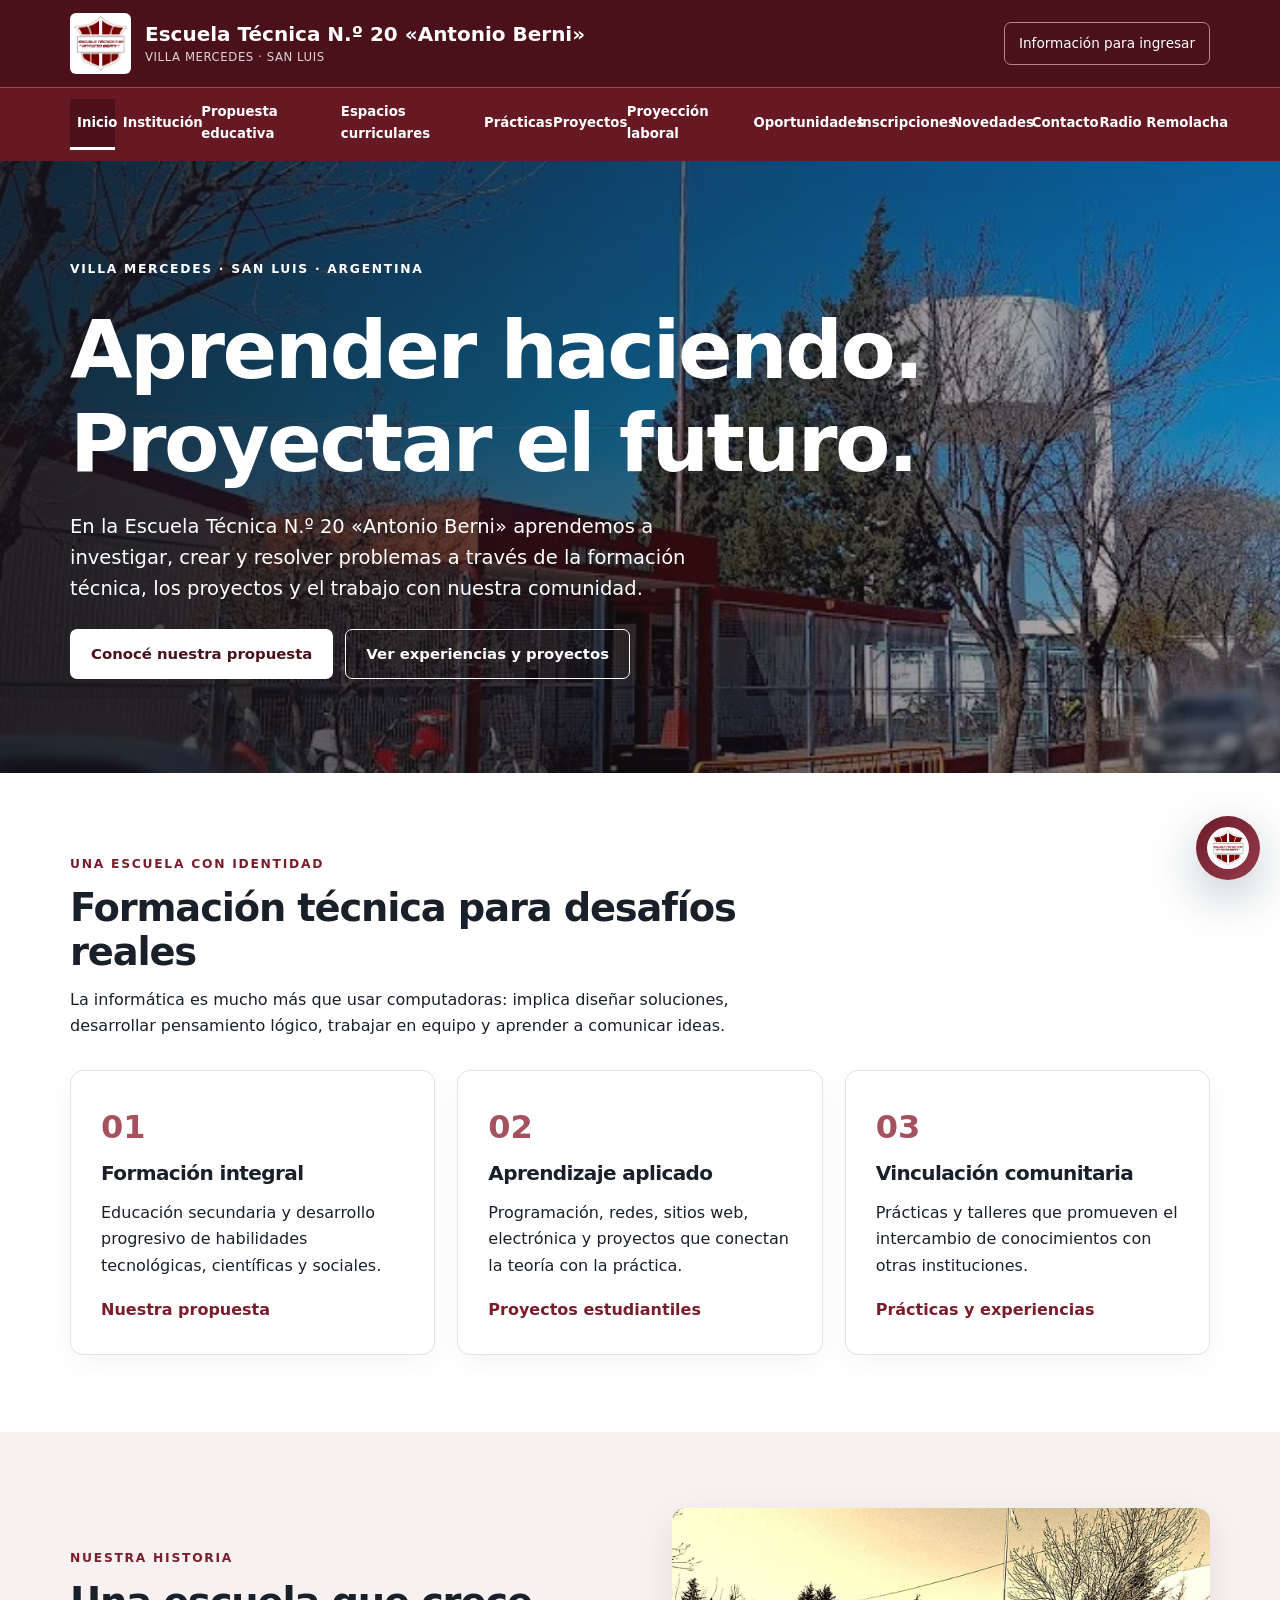
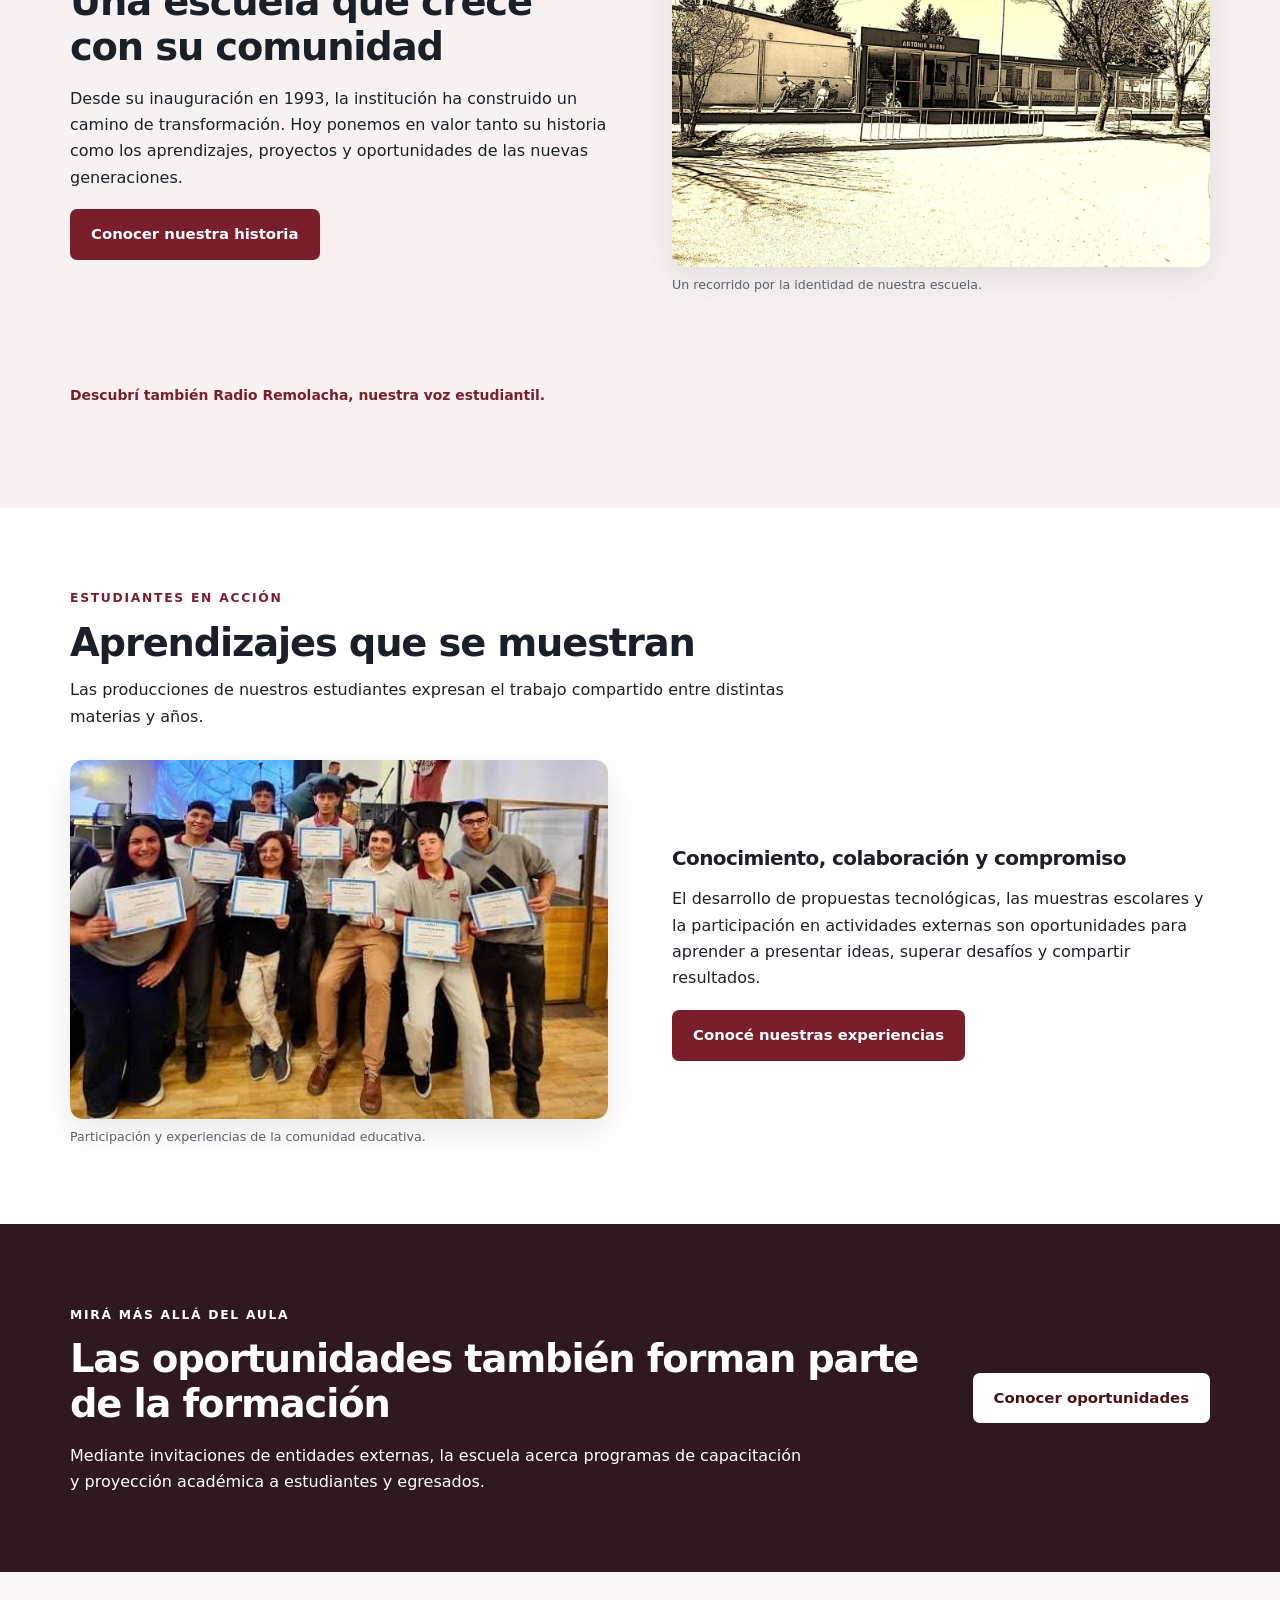
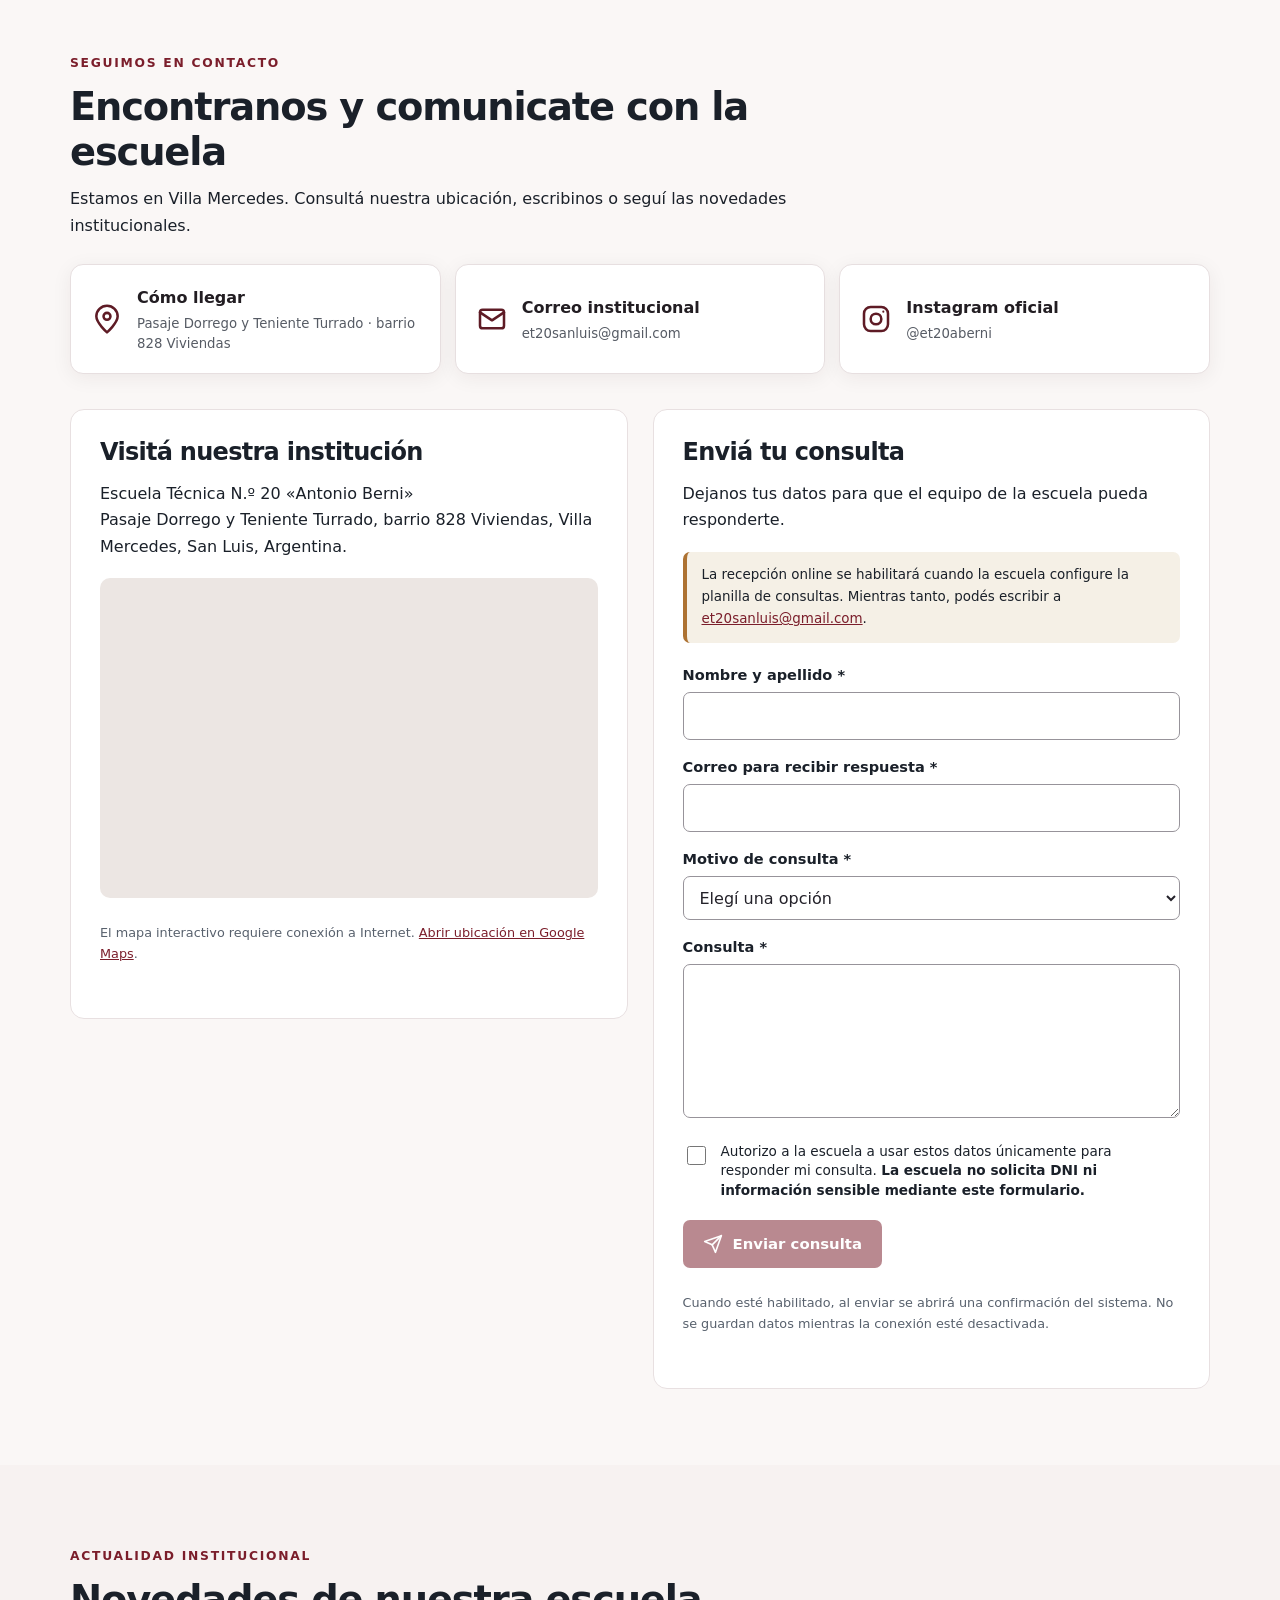
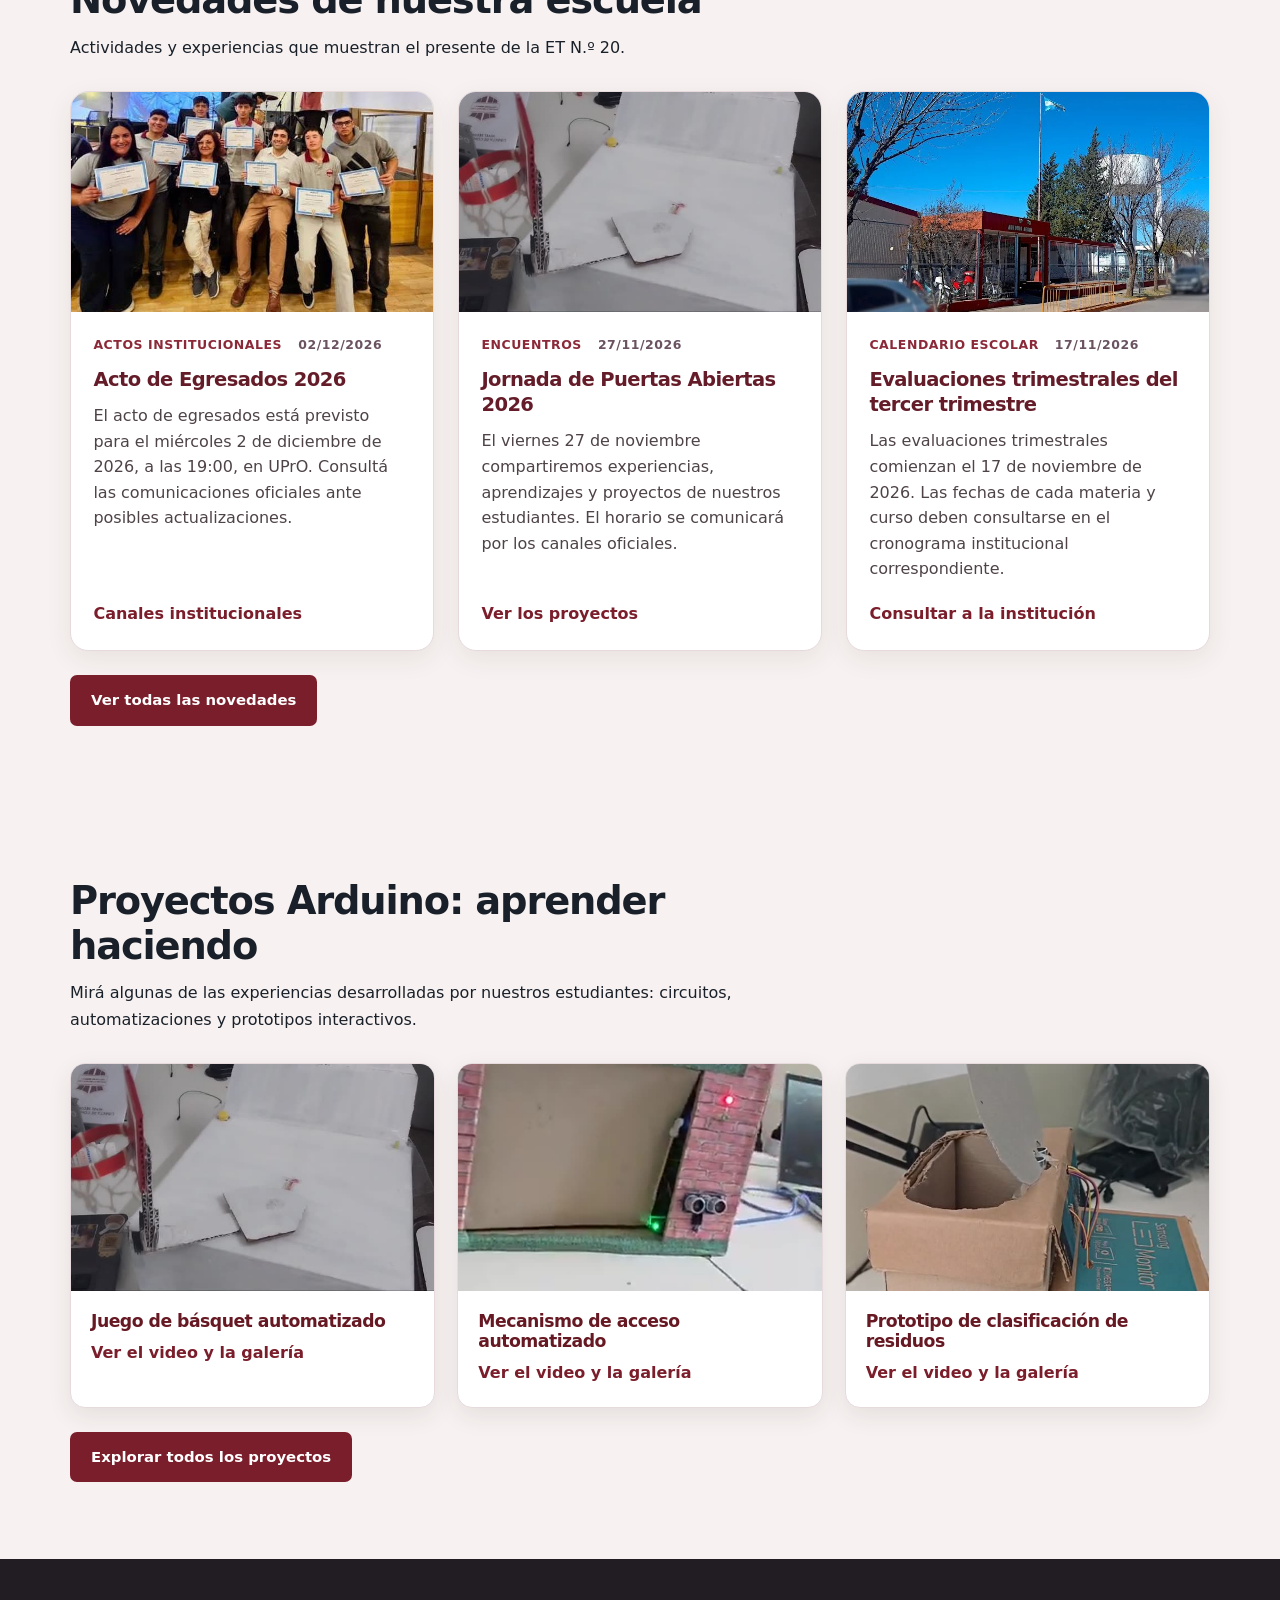
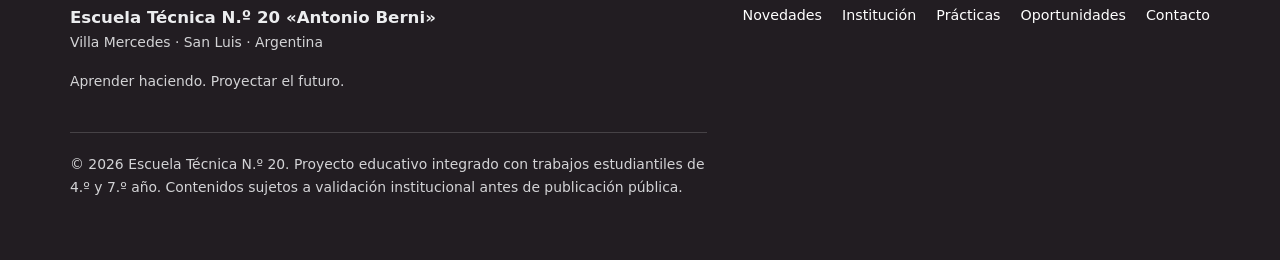
<file: index.html>
<!DOCTYPE html>

<html lang="es-AR"><head><meta charset="utf-8"/><meta content="width=device-width, initial-scale=1" name="viewport"/><meta content="Inicio — Escuela Técnica N.º 20 Antonio Berni de Villa Mercedes, San Luis." name="description"/><title>Inicio | Escuela Técnica N.º 20 «Antonio Berni»</title><link href="img/escudo-et20.png" rel="icon"/><link href="css/base.css" rel="stylesheet"/><link href="css/componentes.css" rel="stylesheet"/><link href="css/sitio.css" rel="stylesheet"/><script defer="" src="js/sitio.js"></script><link href="css/contacto.css" rel="stylesheet"/><script defer="True" src="js/contacto-config.js"></script><script defer="True" src="js/contacto.js"></script><link href="css/bernibot.css" rel="stylesheet"/><script defer="True" src="js/bernibot-data.js"></script><script defer="True" src="js/bernibot.js"></script><script defer="" src="js/novedades-config.js"></script><script defer="" src="js/novedades-local.js"></script><script defer="" src="js/novedades.js"></script></head><body><a class="saltar-contenido" href="#contenido">Saltar al contenido</a><header class="encabezado"><div class="contenedor encabezado-superior"><a aria-label="Volver a Inicio" href="index.html"><img alt="Escudo de la Escuela Técnica N.º 20 Antonio Berni" class="logo" src="img/escudo-et20.png"/></a><div class="marca">Escuela Técnica N.º 20 «Antonio Berni»<small>Villa Mercedes · San Luis</small></div><a class="top-action" href="inscripciones.html">Información para ingresar</a></div><nav aria-label="Menú principal" class="navegacion"><div class="contenedor navegacion-barra"><button aria-controls="menu-principal" aria-expanded="false" class="menu-boton" data-menu-toggle="" type="button">☰ Menú</button><ul class="menu-lista" data-nav-links="" id="menu-principal"><li><a aria-current="page" class="activo" href="index.html">Inicio</a></li><li><a href="institucion.html">Institución</a></li><li><a href="nivel-educativo.html">Propuesta educativa</a></li><li><a href="materias.html">Espacios curriculares</a></li><li><a href="practicas.html">Prácticas</a></li><li><a href="proyectos.html">Proyectos</a></li><li><a href="salidas-laborales.html">Proyección laboral</a></li><li><a href="becas.html">Oportunidades</a></li><li><a href="inscripciones.html">Inscripciones</a></li><li><a href="novedades.html">Novedades</a></li><li><a href="contacto.html">Contacto</a></li><li><a href="radio.html">Radio Remolacha</a></li></ul></div></nav></header><main id="contenido">
<section aria-labelledby="titulo-portada" class="hero"><div class="hero-overlay"><div class="contenedor hero-texto"><span class="eyebrow">Villa Mercedes · San Luis · Argentina</span><h1 id="titulo-portada">Aprender haciendo.<br/>Proyectar el futuro.</h1><p>En la Escuela Técnica N.º 20 «Antonio Berni» aprendemos a investigar, crear y resolver problemas a través de la formación técnica, los proyectos y el trabajo con nuestra comunidad.</p><div class="acciones"><a class="btn btn-light" href="nivel-educativo.html">Conocé nuestra propuesta</a><a class="btn btn-outline-white" href="proyectos.html">Ver experiencias y proyectos</a></div></div></div></section>
<section class="section"><div class="contenedor"><div class="intro-section"><span class="eyebrow burgundy">UNA ESCUELA CON IDENTIDAD</span><h2>Formación técnica para desafíos reales</h2><p>La informática es mucho más que usar computadoras: implica diseñar soluciones, desarrollar pensamiento lógico, trabajar en equipo y aprender a comunicar ideas.</p></div><div class="cards cards-3"><article class="card"><span class="card-number">01</span><h3>Formación integral</h3><p>Educación secundaria y desarrollo progresivo de habilidades tecnológicas, científicas y sociales.</p><a class="text-link" href="nivel-educativo.html">Nuestra propuesta</a></article><article class="card"><span class="card-number">02</span><h3>Aprendizaje aplicado</h3><p>Programación, redes, sitios web, electrónica y proyectos que conectan la teoría con la práctica.</p><a class="text-link" href="proyectos.html">Proyectos estudiantiles</a></article><article class="card"><span class="card-number">03</span><h3>Vinculación comunitaria</h3><p>Prácticas y talleres que promueven el intercambio de conocimientos con otras instituciones.</p><a class="text-link" href="practicas.html">Prácticas y experiencias</a></article></div></div></section>
<section class="section section-tint"><div class="contenedor split"><div><span class="eyebrow burgundy">NUESTRA HISTORIA</span><h2>Una escuela que crece con su comunidad</h2><p>Desde su inauguración en 1993, la institución ha construido un camino de transformación. Hoy ponemos en valor tanto su historia como los aprendizajes, proyectos y oportunidades de las nuevas generaciones.</p><a class="btn btn-primary" href="institucion.html">Conocer nuestra historia</a></div><figure><img alt="Vista histórica del frente de la Escuela Técnica N.º 20 Antonio Berni" loading="lazy" src="img/fachada-historica.jpg"/><figcaption>Un recorrido por la identidad de nuestra escuela.</figcaption></figure><p class="small-note"><a class="text-link" href="radio.html">Descubrí también Radio Remolacha, nuestra voz estudiantil.</a></p></div></section>
<section class="section"><div class="contenedor"><div class="intro-section"><span class="eyebrow burgundy">ESTUDIANTES EN ACCIÓN</span><h2>Aprendizajes que se muestran</h2><p>Las producciones de nuestros estudiantes expresan el trabajo compartido entre distintas materias y años.</p></div><div class="split image-first"><figure><button aria-label="Ampliar fotografía de reconocimiento" class="image-button" data-caption="Participantes de una actividad con reconocimientos" data-lightbox="img/comunidad-reconocimientos.jpg"><img alt="Grupo de estudiantes y personas adultas con certificados en una actividad educativa" loading="lazy" src="img/comunidad-reconocimientos.jpg"/></button><figcaption>Participación y experiencias de la comunidad educativa.</figcaption></figure><div><h3>Conocimiento, colaboración y compromiso</h3><p>El desarrollo de propuestas tecnológicas, las muestras escolares y la participación en actividades externas son oportunidades para aprender a presentar ideas, superar desafíos y compartir resultados.</p><a class="btn btn-primary" href="practicas.html">Conocé nuestras experiencias</a></div></div></div></section>
<section class="section section-dark"><div class="contenedor cta"><div><span class="eyebrow">MIRÁ MÁS ALLÁ DEL AULA</span><h2>Las oportunidades también forman parte de la formación</h2><p>Mediante invitaciones de entidades externas, la escuela acerca programas de capacitación y proyección académica a estudiantes y egresados.</p></div><a class="btn btn-light" href="becas.html">Conocer oportunidades</a></div></section>
<section class="section contact-section" id="comunicacion"><div class="contenedor">
<div class="intro-section"><span class="eyebrow burgundy">SEGUIMOS EN CONTACTO</span><h2>Encontranos y comunicate con la escuela</h2><p>Estamos en Villa Mercedes. Consultá nuestra ubicación, escribinos o seguí las novedades institucionales.</p></div>
<div class="contact-quick-grid">
<a class="contact-quick" href="https://www.google.com/maps/search/?api=1&amp;query=Escuela%20T%C3%A9cnica%20N%C2%B020%20Antonio%20Berni%20Pasaje%20Dorrego%20Teniente%20Turrado%20Villa%20Mercedes%20San%20Luis%20Argentina" rel="noopener noreferrer" target="_blank"><img alt="" aria-hidden="true" src="img/iconos/location.svg"/><span><strong>Cómo llegar</strong><small>Pasaje Dorrego y Teniente Turrado · barrio 828 Viviendas</small></span></a>
<a class="contact-quick" href="mailto:et20sanluis@gmail.com"><img alt="" aria-hidden="true" src="img/iconos/mail.svg"/><span><strong>Correo institucional</strong><small>et20sanluis@gmail.com</small></span></a>
<a class="contact-quick" href="https://www.instagram.com/et20aberni/" rel="noopener noreferrer" target="_blank"><img alt="" aria-hidden="true" src="img/iconos/instagram.svg"/><span><strong>Instagram oficial</strong><small>@et20aberni</small></span></a>
</div>
<div class="contact-panels"><div class="contact-location"><h3>Visitá nuestra institución</h3><p>Escuela Técnica N.º 20 «Antonio Berni»<br/>Pasaje Dorrego y Teniente Turrado, barrio 828 Viviendas, Villa Mercedes, San Luis, Argentina.</p>
<div class="map-holder"><iframe loading="lazy" referrerpolicy="no-referrer-when-downgrade" src="https://www.google.com/maps?q=-33.6730139,-65.4766611&amp;z=16&amp;output=embed" title="Mapa de ubicación de la Escuela Técnica N.º 20 Antonio Berni"></iframe></div>
<p class="small-note">El mapa interactivo requiere conexión a Internet. <a href="https://www.google.com/maps/search/?api=1&amp;query=Escuela%20T%C3%A9cnica%20N%C2%B020%20Antonio%20Berni%20Pasaje%20Dorrego%20Teniente%20Turrado%20Villa%20Mercedes%20San%20Luis%20Argentina" rel="noopener noreferrer" target="_blank">Abrir ubicación en Google Maps</a>.</p></div>
<div class="contact-form-shell"><h3>Enviá tu consulta</h3><p>Dejanos tus datos para que el equipo de la escuela pueda responderte.</p>
<div aria-live="polite" class="form-notice" data-contact-status="" role="status">La recepción online se habilitará cuando la escuela configure la planilla de consultas. Mientras tanto, podés escribir a <a href="mailto:et20sanluis@gmail.com">et20sanluis@gmail.com</a>.</div>
<form action="" data-contact-form="" method="POST" novalidate="" target="_blank">
<div class="form-field"><label for="contact-nombre">Nombre y apellido <span aria-hidden="true">*</span></label><input autocomplete="name" id="contact-nombre" maxlength="100" name="nombre" required=""/></div>
<div class="form-field"><label for="contact-correo">Correo para recibir respuesta <span aria-hidden="true">*</span></label><input autocomplete="email" id="contact-correo" maxlength="150" name="correo" required="" type="email"/></div>
<div class="form-field"><label for="contact-tema">Motivo de consulta <span aria-hidden="true">*</span></label><select id="contact-tema" name="tema" required=""><option value="">Elegí una opción</option><option>Inscripciones</option><option>Espacios curriculares</option><option>Prácticas y proyectos</option><option>Oportunidades educativas</option><option>Otra consulta</option></select></div>
<div class="form-field"><label for="contact-mensaje">Consulta <span aria-hidden="true">*</span></label><textarea id="contact-mensaje" maxlength="1500" name="mensaje" required="" rows="5"></textarea></div>
<div aria-hidden="true" class="contact-honeypot"><label for="contact-web">Sitio web</label><input autocomplete="off" id="contact-web" name="website" tabindex="-1"/></div>
<label class="contact-consent"><input name="consentimiento" required="" type="checkbox" value="Si"/><span>Autorizo a la escuela a usar estos datos únicamente para responder mi consulta. <strong>La escuela no solicita DNI ni información sensible mediante este formulario.</strong></span></label>
<button class="btn btn-primary contact-submit" disabled="" type="submit"><img alt="" aria-hidden="true" src="img/iconos/send.svg"/>Enviar consulta</button>
<p class="small-note">Cuando esté habilitado, al enviar se abrirá una confirmación del sistema. No se guardan datos mientras la conexión esté desactivada.</p>
</form></div></div></div></section><section class="section section-tint" id="novedades"><div class="contenedor"><div class="intro-section"><span class="eyebrow burgundy">ACTUALIDAD INSTITUCIONAL</span><h2>Novedades de nuestra escuela</h2><p>Actividades y experiencias que muestran el presente de la ET N.º 20.</p></div><div class="noticias-grid noticias-grid-home" data-noticias-lista="destacadas">Cargando novedades…</div><a class="btn btn-primary noticias-ver-todas" href="novedades.html">Ver todas las novedades</a></div></section><section class="section section-tint" id="proyectos-arduino"><div class="contenedor"><div class="intro-section"><h2>Proyectos Arduino: aprender haciendo</h2><p>Mirá algunas de las experiencias desarrolladas por nuestros estudiantes: circuitos, automatizaciones y prototipos interactivos.</p></div><div class="arduino-gallery arduino-gallery-featured"><article class="arduino-card"><img alt="Fotograma del proyecto Juego de básquet automatizado" loading="lazy" src="img/proyectos/arduino-08.jpg"/><div class="arduino-card-body"><h3>Juego de básquet automatizado</h3><a class="text-link" href="proyectos.html#galeria-arduino">Ver el video y la galería</a></div></article><article class="arduino-card"><img alt="Fotograma del proyecto Mecanismo de acceso automatizado" loading="lazy" src="img/proyectos/arduino-07.jpg"/><div class="arduino-card-body"><h3>Mecanismo de acceso automatizado</h3><a class="text-link" href="proyectos.html#galeria-arduino">Ver el video y la galería</a></div></article><article class="arduino-card"><img alt="Fotograma del proyecto Prototipo de clasificación de residuos" loading="lazy" src="img/proyectos/arduino-01.jpg"/><div class="arduino-card-body"><h3>Prototipo de clasificación de residuos</h3><a class="text-link" href="proyectos.html#galeria-arduino">Ver el video y la galería</a></div></article></div><a class="btn btn-primary arduino-all" href="proyectos.html#galeria-arduino">Explorar todos los proyectos</a></div></section></main><footer class="footer"><div class="contenedor"><div class="footer-grid"><div><strong>Escuela Técnica N.º 20 «Antonio Berni»</strong><p>Villa Mercedes · San Luis · Argentina</p><p>Aprender haciendo. Proyectar el futuro.</p></div><nav aria-label="Navegación del pie de página" class="footer-links"><a href="novedades.html">Novedades</a><a href="institucion.html">Institución</a><a href="practicas.html">Prácticas</a><a href="becas.html">Oportunidades</a><a href="contacto.html">Contacto</a></nav></div><p class="footer-credit">© <span data-year-current="">2026</span> Escuela Técnica N.º 20. Proyecto educativo integrado con trabajos estudiantiles de 4.º y 7.º año. Contenidos sujetos a validación institucional antes de publicación pública.</p></div></footer><div aria-hidden="true" aria-label="Fotografía ampliada" aria-modal="true" class="modal-backdrop" data-modal="" role="dialog"><div class="modal-inner"><button aria-label="Cerrar imagen" class="modal-close" type="button">×</button><img alt=""/><p data-modal-caption=""></p></div></div></body></html>
</file>
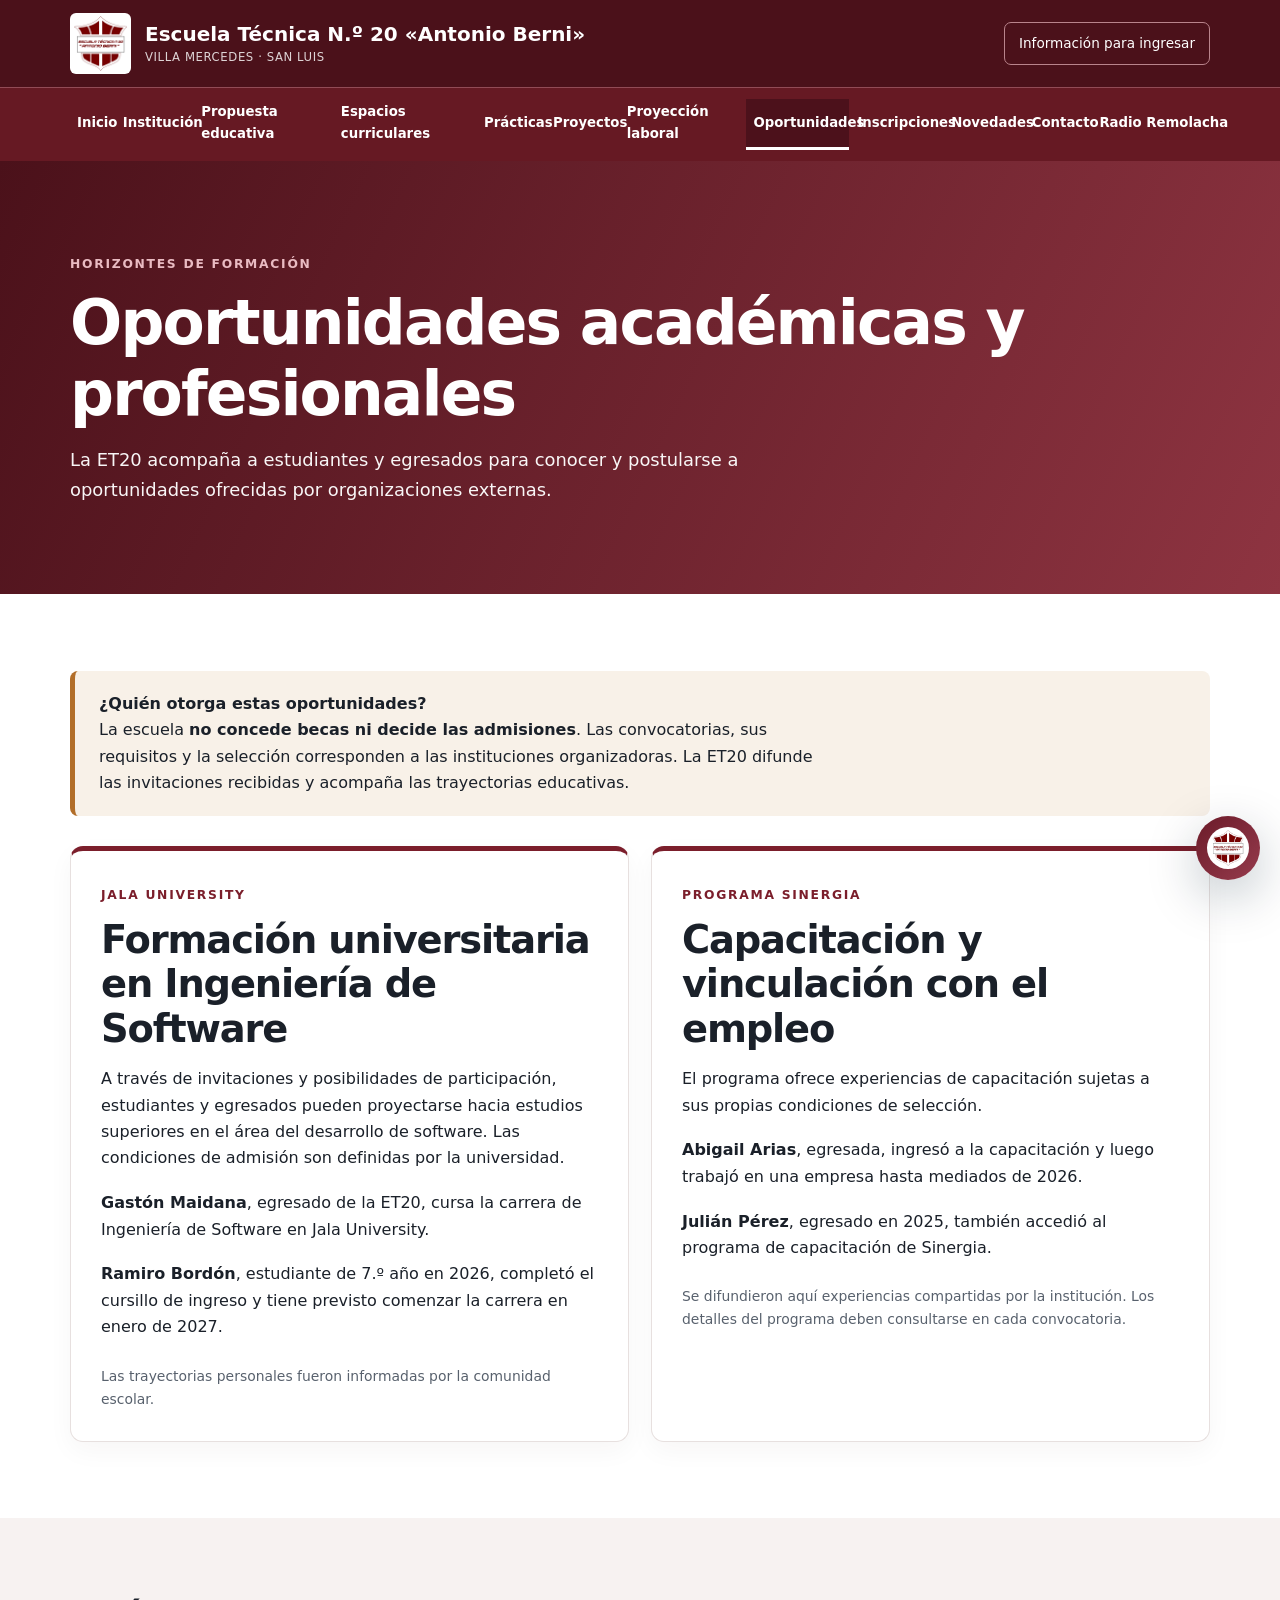
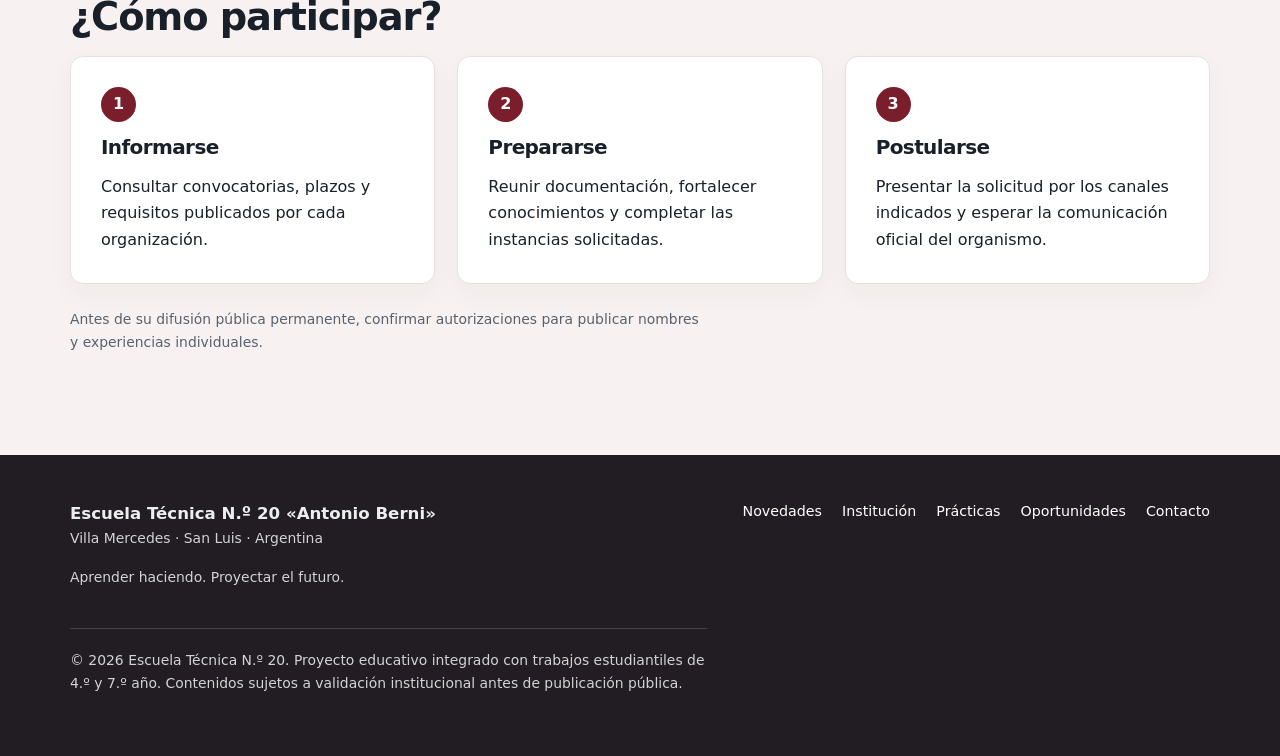
<file: becas.html>
<!DOCTYPE html>

<html lang="es-AR"><head><meta charset="utf-8"/><meta content="width=device-width, initial-scale=1" name="viewport"/><meta content="Oportunidades — Escuela Técnica N.º 20 Antonio Berni de Villa Mercedes, San Luis." name="description"/><title>Oportunidades | Escuela Técnica N.º 20 «Antonio Berni»</title><link href="img/escudo-et20.png" rel="icon"/><link href="css/base.css" rel="stylesheet"/><link href="css/componentes.css" rel="stylesheet"/><link href="css/sitio.css" rel="stylesheet"/><script defer="" src="js/sitio.js"></script><link href="css/bernibot.css" rel="stylesheet"/><script defer="True" src="js/bernibot-data.js"></script><script defer="True" src="js/bernibot.js"></script><script defer="" src="js/novedades-config.js"></script><script defer="" src="js/novedades-local.js"></script><script defer="" src="js/novedades.js"></script></head><body><a class="saltar-contenido" href="#contenido">Saltar al contenido</a><header class="encabezado"><div class="contenedor encabezado-superior"><a aria-label="Volver a Inicio" href="index.html"><img alt="Escudo de la Escuela Técnica N.º 20 Antonio Berni" class="logo" src="img/escudo-et20.png"/></a><div class="marca">Escuela Técnica N.º 20 «Antonio Berni»<small>Villa Mercedes · San Luis</small></div><a class="top-action" href="inscripciones.html">Información para ingresar</a></div><nav aria-label="Menú principal" class="navegacion"><div class="contenedor navegacion-barra"><button aria-controls="menu-principal" aria-expanded="false" class="menu-boton" data-menu-toggle="" type="button">☰ Menú</button><ul class="menu-lista" data-nav-links="" id="menu-principal"><li><a href="index.html">Inicio</a></li><li><a href="institucion.html">Institución</a></li><li><a href="nivel-educativo.html">Propuesta educativa</a></li><li><a href="materias.html">Espacios curriculares</a></li><li><a href="practicas.html">Prácticas</a></li><li><a href="proyectos.html">Proyectos</a></li><li><a href="salidas-laborales.html">Proyección laboral</a></li><li><a aria-current="page" class="activo" href="becas.html">Oportunidades</a></li><li><a href="inscripciones.html">Inscripciones</a></li><li><a href="novedades.html">Novedades</a></li><li><a href="contacto.html">Contacto</a></li><li><a href="radio.html">Radio Remolacha</a></li></ul></div></nav></header><main id="contenido">
<section class="page-head"><div class="contenedor"><span class="eyebrow">HORIZONTES DE FORMACIÓN</span><h1>Oportunidades académicas y profesionales</h1><p>La ET20 acompaña a estudiantes y egresados para conocer y postularse a oportunidades ofrecidas por organizaciones externas.</p></div></section>
<section class="section"><div class="contenedor"><div class="notice"><strong>¿Quién otorga estas oportunidades?</strong><p>La escuela <strong>no concede becas ni decide las admisiones</strong>. Las convocatorias, sus requisitos y la selección corresponden a las instituciones organizadoras. La ET20 difunde las invitaciones recibidas y acompaña las trayectorias educativas.</p></div><div class="cards cards-2"><article class="card feature"><span class="eyebrow burgundy">JALA UNIVERSITY</span><h2>Formación universitaria en Ingeniería de Software</h2><p>A través de invitaciones y posibilidades de participación, estudiantes y egresados pueden proyectarse hacia estudios superiores en el área del desarrollo de software. Las condiciones de admisión son definidas por la universidad.</p><p><strong>Gastón Maidana</strong>, egresado de la ET20, cursa la carrera de Ingeniería de Software en Jala University.</p><p><strong>Ramiro Bordón</strong>, estudiante de 7.º año en 2026, completó el cursillo de ingreso y tiene previsto comenzar la carrera en enero de 2027.</p><p class="small-note">Las trayectorias personales fueron informadas por la comunidad escolar.</p></article><article class="card feature"><span class="eyebrow burgundy">PROGRAMA SINERGIA</span><h2>Capacitación y vinculación con el empleo</h2><p>El programa ofrece experiencias de capacitación sujetas a sus propias condiciones de selección.</p><p><strong>Abigail Arias</strong>, egresada, ingresó a la capacitación y luego trabajó en una empresa hasta mediados de 2026.</p><p><strong>Julián Pérez</strong>, egresado en 2025, también accedió al programa de capacitación de Sinergia.</p><p class="small-note">Se difundieron aquí experiencias compartidas por la institución. Los detalles del programa deben consultarse en cada convocatoria.</p></article></div></div></section>
<section class="section section-tint"><div class="contenedor"><h2>¿Cómo participar?</h2><div class="cards cards-3"><article class="card"><span class="step">1</span><h3>Informarse</h3><p>Consultar convocatorias, plazos y requisitos publicados por cada organización.</p></article><article class="card"><span class="step">2</span><h3>Prepararse</h3><p>Reunir documentación, fortalecer conocimientos y completar las instancias solicitadas.</p></article><article class="card"><span class="step">3</span><h3>Postularse</h3><p>Presentar la solicitud por los canales indicados y esperar la comunicación oficial del organismo.</p></article></div><p class="small-note">Antes de su difusión pública permanente, confirmar autorizaciones para publicar nombres y experiencias individuales.</p></div></section>
</main><footer class="footer"><div class="contenedor"><div class="footer-grid"><div><strong>Escuela Técnica N.º 20 «Antonio Berni»</strong><p>Villa Mercedes · San Luis · Argentina</p><p>Aprender haciendo. Proyectar el futuro.</p></div><nav aria-label="Navegación del pie de página" class="footer-links"><a href="novedades.html">Novedades</a><a href="institucion.html">Institución</a><a href="practicas.html">Prácticas</a><a href="becas.html">Oportunidades</a><a href="contacto.html">Contacto</a></nav></div><p class="footer-credit">© <span data-year-current="">2026</span> Escuela Técnica N.º 20. Proyecto educativo integrado con trabajos estudiantiles de 4.º y 7.º año. Contenidos sujetos a validación institucional antes de publicación pública.</p></div></footer><div aria-hidden="true" aria-label="Fotografía ampliada" aria-modal="true" class="modal-backdrop" data-modal="" role="dialog"><div class="modal-inner"><button aria-label="Cerrar imagen" class="modal-close" type="button">×</button><img alt=""/><p data-modal-caption=""></p></div></div></body></html>
</file>
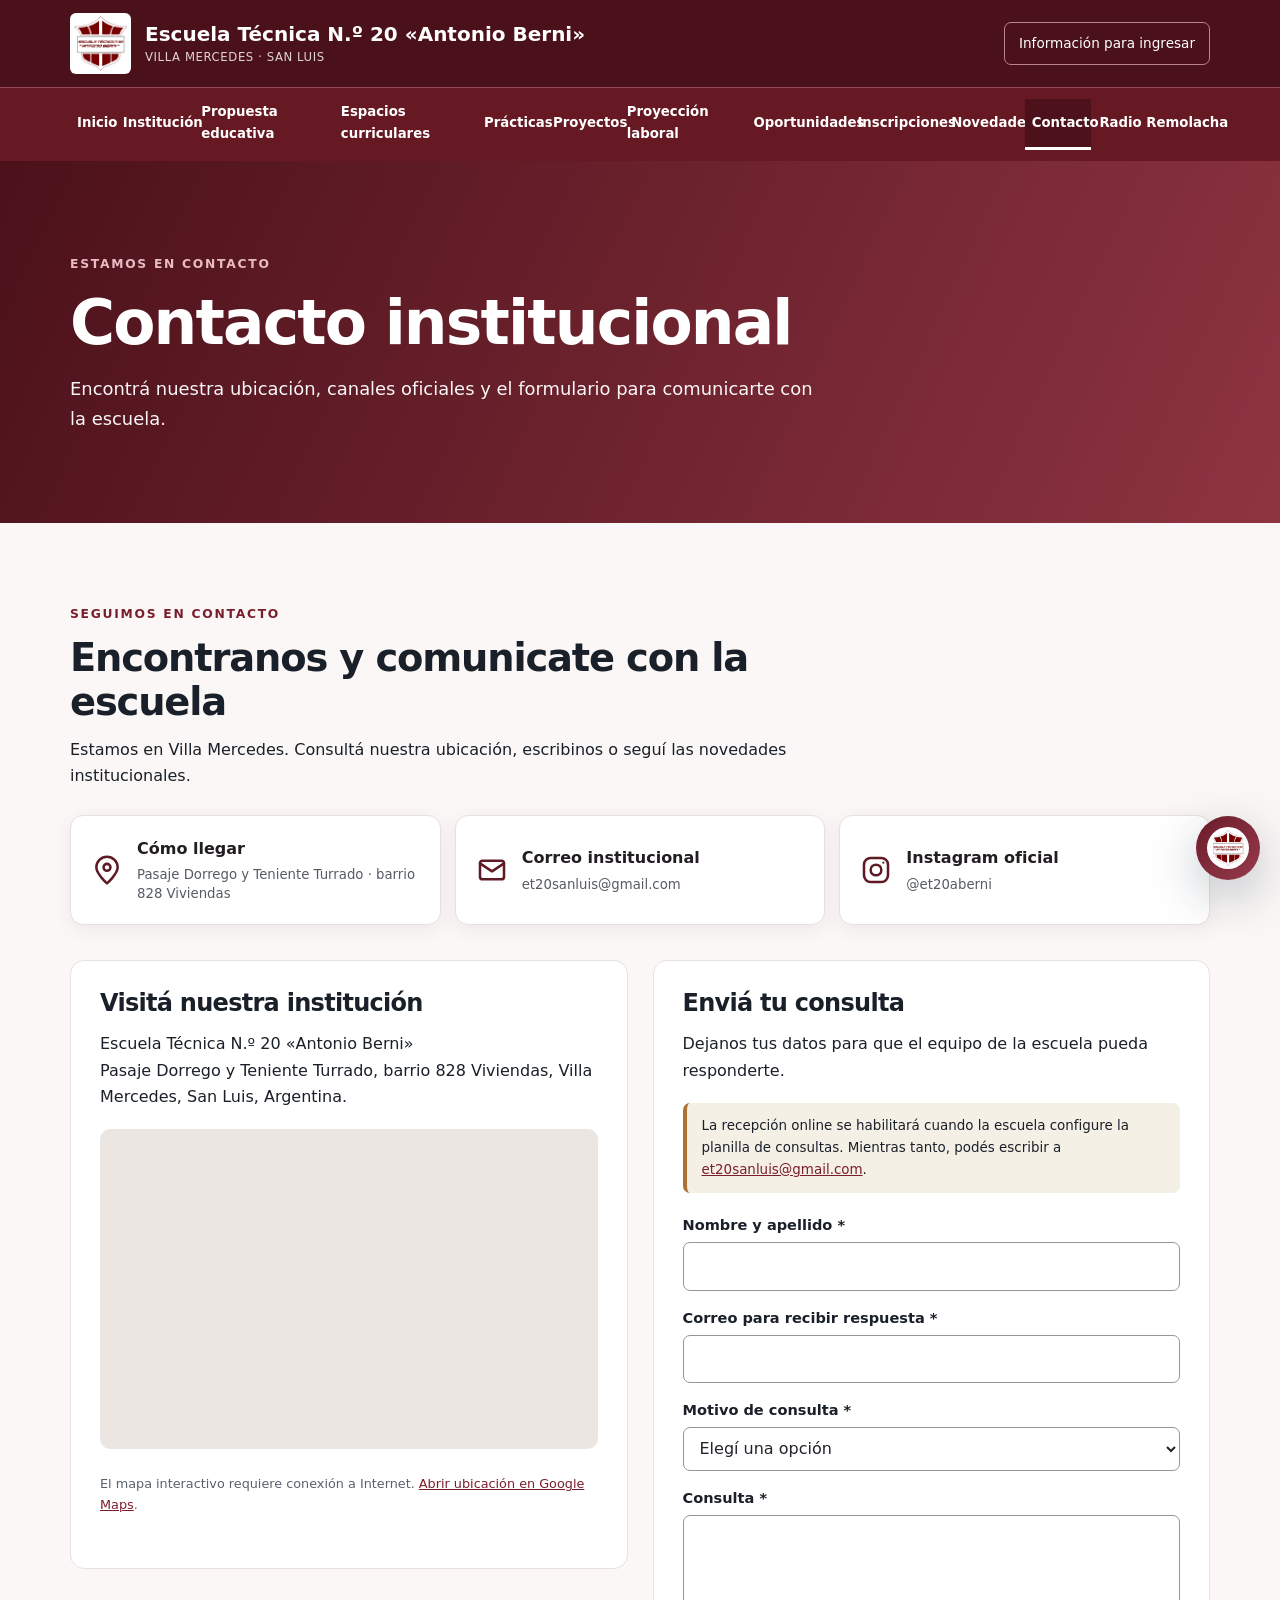
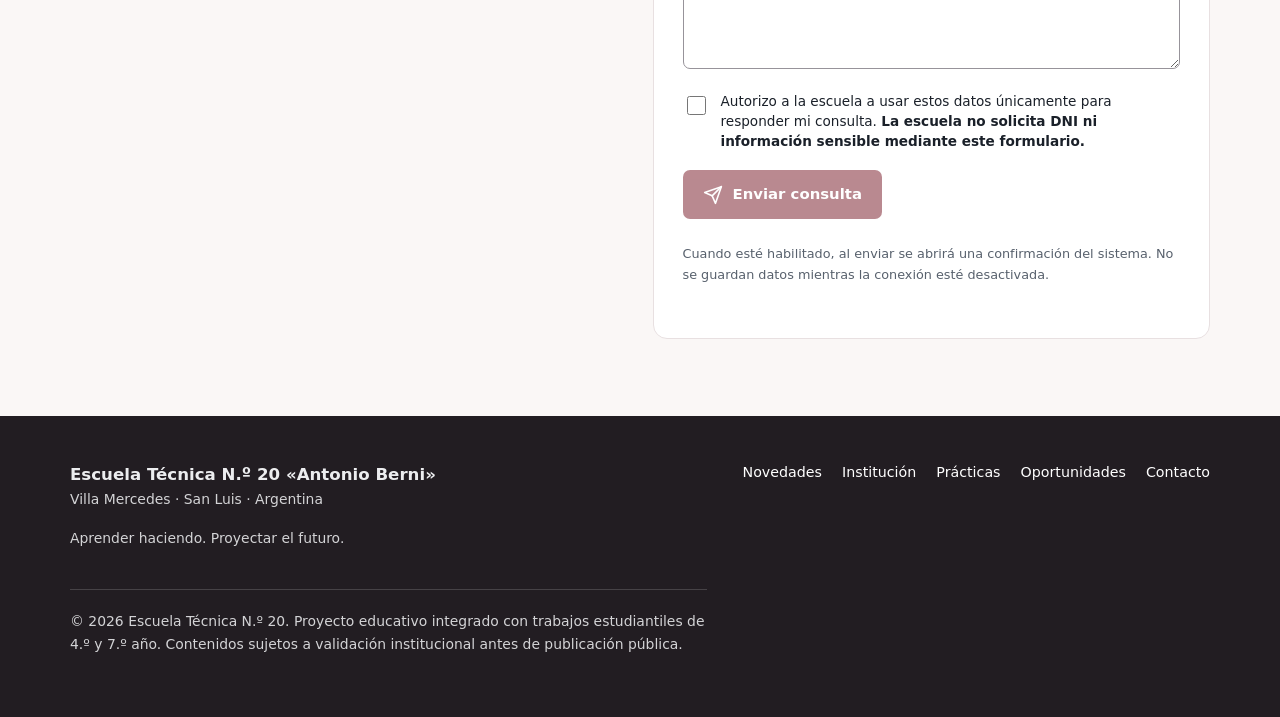
<file: contacto.html>
<!DOCTYPE html>

<html lang="es-AR"><head><meta charset="utf-8"/><meta content="width=device-width, initial-scale=1" name="viewport"/><meta content="Contacto — Escuela Técnica N.º 20 Antonio Berni de Villa Mercedes, San Luis." name="description"/><title>Contacto | Escuela Técnica N.º 20 «Antonio Berni»</title><link href="img/escudo-et20.png" rel="icon"/><link href="css/base.css" rel="stylesheet"/><link href="css/componentes.css" rel="stylesheet"/><link href="css/sitio.css" rel="stylesheet"/><script defer="" src="js/sitio.js"></script><link href="css/contacto.css" rel="stylesheet"/><script defer="True" src="js/contacto-config.js"></script><script defer="True" src="js/contacto.js"></script><link href="css/bernibot.css" rel="stylesheet"/><script defer="True" src="js/bernibot-data.js"></script><script defer="True" src="js/bernibot.js"></script><script defer="" src="js/novedades-config.js"></script><script defer="" src="js/novedades-local.js"></script><script defer="" src="js/novedades.js"></script></head><body><a class="saltar-contenido" href="#contenido">Saltar al contenido</a><header class="encabezado"><div class="contenedor encabezado-superior"><a aria-label="Volver a Inicio" href="index.html"><img alt="Escudo de la Escuela Técnica N.º 20 Antonio Berni" class="logo" src="img/escudo-et20.png"/></a><div class="marca">Escuela Técnica N.º 20 «Antonio Berni»<small>Villa Mercedes · San Luis</small></div><a class="top-action" href="inscripciones.html">Información para ingresar</a></div><nav aria-label="Menú principal" class="navegacion"><div class="contenedor navegacion-barra"><button aria-controls="menu-principal" aria-expanded="false" class="menu-boton" data-menu-toggle="" type="button">☰ Menú</button><ul class="menu-lista" data-nav-links="" id="menu-principal"><li><a href="index.html">Inicio</a></li><li><a href="institucion.html">Institución</a></li><li><a href="nivel-educativo.html">Propuesta educativa</a></li><li><a href="materias.html">Espacios curriculares</a></li><li><a href="practicas.html">Prácticas</a></li><li><a href="proyectos.html">Proyectos</a></li><li><a href="salidas-laborales.html">Proyección laboral</a></li><li><a href="becas.html">Oportunidades</a></li><li><a href="inscripciones.html">Inscripciones</a></li><li><a href="novedades.html">Novedades</a></li><li><a aria-current="page" class="activo" href="contacto.html">Contacto</a></li><li><a href="radio.html">Radio Remolacha</a></li></ul></div></nav></header><main id="contenido"><section class="page-head"><div class="contenedor"><span class="eyebrow">ESTAMOS EN CONTACTO</span><h1>Contacto institucional</h1><p>Encontrá nuestra ubicación, canales oficiales y el formulario para comunicarte con la escuela.</p></div></section><section class="section contact-section" id="comunicacion"><div class="contenedor">
<div class="intro-section"><span class="eyebrow burgundy">SEGUIMOS EN CONTACTO</span><h2>Encontranos y comunicate con la escuela</h2><p>Estamos en Villa Mercedes. Consultá nuestra ubicación, escribinos o seguí las novedades institucionales.</p></div>
<div class="contact-quick-grid">
<a class="contact-quick" href="https://www.google.com/maps/search/?api=1&amp;query=Escuela%20T%C3%A9cnica%20N%C2%B020%20Antonio%20Berni%20Pasaje%20Dorrego%20Teniente%20Turrado%20Villa%20Mercedes%20San%20Luis%20Argentina" rel="noopener noreferrer" target="_blank"><img alt="" aria-hidden="true" src="img/iconos/location.svg"/><span><strong>Cómo llegar</strong><small>Pasaje Dorrego y Teniente Turrado · barrio 828 Viviendas</small></span></a>
<a class="contact-quick" href="mailto:et20sanluis@gmail.com"><img alt="" aria-hidden="true" src="img/iconos/mail.svg"/><span><strong>Correo institucional</strong><small>et20sanluis@gmail.com</small></span></a>
<a class="contact-quick" href="https://www.instagram.com/et20aberni/" rel="noopener noreferrer" target="_blank"><img alt="" aria-hidden="true" src="img/iconos/instagram.svg"/><span><strong>Instagram oficial</strong><small>@et20aberni</small></span></a>
</div>
<div class="contact-panels"><div class="contact-location"><h3>Visitá nuestra institución</h3><p>Escuela Técnica N.º 20 «Antonio Berni»<br/>Pasaje Dorrego y Teniente Turrado, barrio 828 Viviendas, Villa Mercedes, San Luis, Argentina.</p>
<div class="map-holder"><iframe loading="lazy" referrerpolicy="no-referrer-when-downgrade" src="https://www.google.com/maps?q=-33.6730139,-65.4766611&amp;z=16&amp;output=embed" title="Mapa de ubicación de la Escuela Técnica N.º 20 Antonio Berni"></iframe></div>
<p class="small-note">El mapa interactivo requiere conexión a Internet. <a href="https://www.google.com/maps/search/?api=1&amp;query=Escuela%20T%C3%A9cnica%20N%C2%B020%20Antonio%20Berni%20Pasaje%20Dorrego%20Teniente%20Turrado%20Villa%20Mercedes%20San%20Luis%20Argentina" rel="noopener noreferrer" target="_blank">Abrir ubicación en Google Maps</a>.</p></div>
<div class="contact-form-shell"><h3>Enviá tu consulta</h3><p>Dejanos tus datos para que el equipo de la escuela pueda responderte.</p>
<div aria-live="polite" class="form-notice" data-contact-status="" role="status">La recepción online se habilitará cuando la escuela configure la planilla de consultas. Mientras tanto, podés escribir a <a href="mailto:et20sanluis@gmail.com">et20sanluis@gmail.com</a>.</div>
<form action="" data-contact-form="" method="POST" novalidate="" target="_blank">
<div class="form-field"><label for="contact-nombre">Nombre y apellido <span aria-hidden="true">*</span></label><input autocomplete="name" id="contact-nombre" maxlength="100" name="nombre" required=""/></div>
<div class="form-field"><label for="contact-correo">Correo para recibir respuesta <span aria-hidden="true">*</span></label><input autocomplete="email" id="contact-correo" maxlength="150" name="correo" required="" type="email"/></div>
<div class="form-field"><label for="contact-tema">Motivo de consulta <span aria-hidden="true">*</span></label><select id="contact-tema" name="tema" required=""><option value="">Elegí una opción</option><option>Inscripciones</option><option>Espacios curriculares</option><option>Prácticas y proyectos</option><option>Oportunidades educativas</option><option>Otra consulta</option></select></div>
<div class="form-field"><label for="contact-mensaje">Consulta <span aria-hidden="true">*</span></label><textarea id="contact-mensaje" maxlength="1500" name="mensaje" required="" rows="5"></textarea></div>
<div aria-hidden="true" class="contact-honeypot"><label for="contact-web">Sitio web</label><input autocomplete="off" id="contact-web" name="website" tabindex="-1"/></div>
<label class="contact-consent"><input name="consentimiento" required="" type="checkbox" value="Si"/><span>Autorizo a la escuela a usar estos datos únicamente para responder mi consulta. <strong>La escuela no solicita DNI ni información sensible mediante este formulario.</strong></span></label>
<button class="btn btn-primary contact-submit" disabled="" type="submit"><img alt="" aria-hidden="true" src="img/iconos/send.svg"/>Enviar consulta</button>
<p class="small-note">Cuando esté habilitado, al enviar se abrirá una confirmación del sistema. No se guardan datos mientras la conexión esté desactivada.</p>
</form></div></div></div></section></main><footer class="footer"><div class="contenedor"><div class="footer-grid"><div><strong>Escuela Técnica N.º 20 «Antonio Berni»</strong><p>Villa Mercedes · San Luis · Argentina</p><p>Aprender haciendo. Proyectar el futuro.</p></div><nav aria-label="Navegación del pie de página" class="footer-links"><a href="novedades.html">Novedades</a><a href="institucion.html">Institución</a><a href="practicas.html">Prácticas</a><a href="becas.html">Oportunidades</a><a href="contacto.html">Contacto</a></nav></div><p class="footer-credit">© <span data-year-current="">2026</span> Escuela Técnica N.º 20. Proyecto educativo integrado con trabajos estudiantiles de 4.º y 7.º año. Contenidos sujetos a validación institucional antes de publicación pública.</p></div></footer><div aria-hidden="true" aria-label="Fotografía ampliada" aria-modal="true" class="modal-backdrop" data-modal="" role="dialog"><div class="modal-inner"><button aria-label="Cerrar imagen" class="modal-close" type="button">×</button><img alt=""/><p data-modal-caption=""></p></div></div></body></html>
</file>
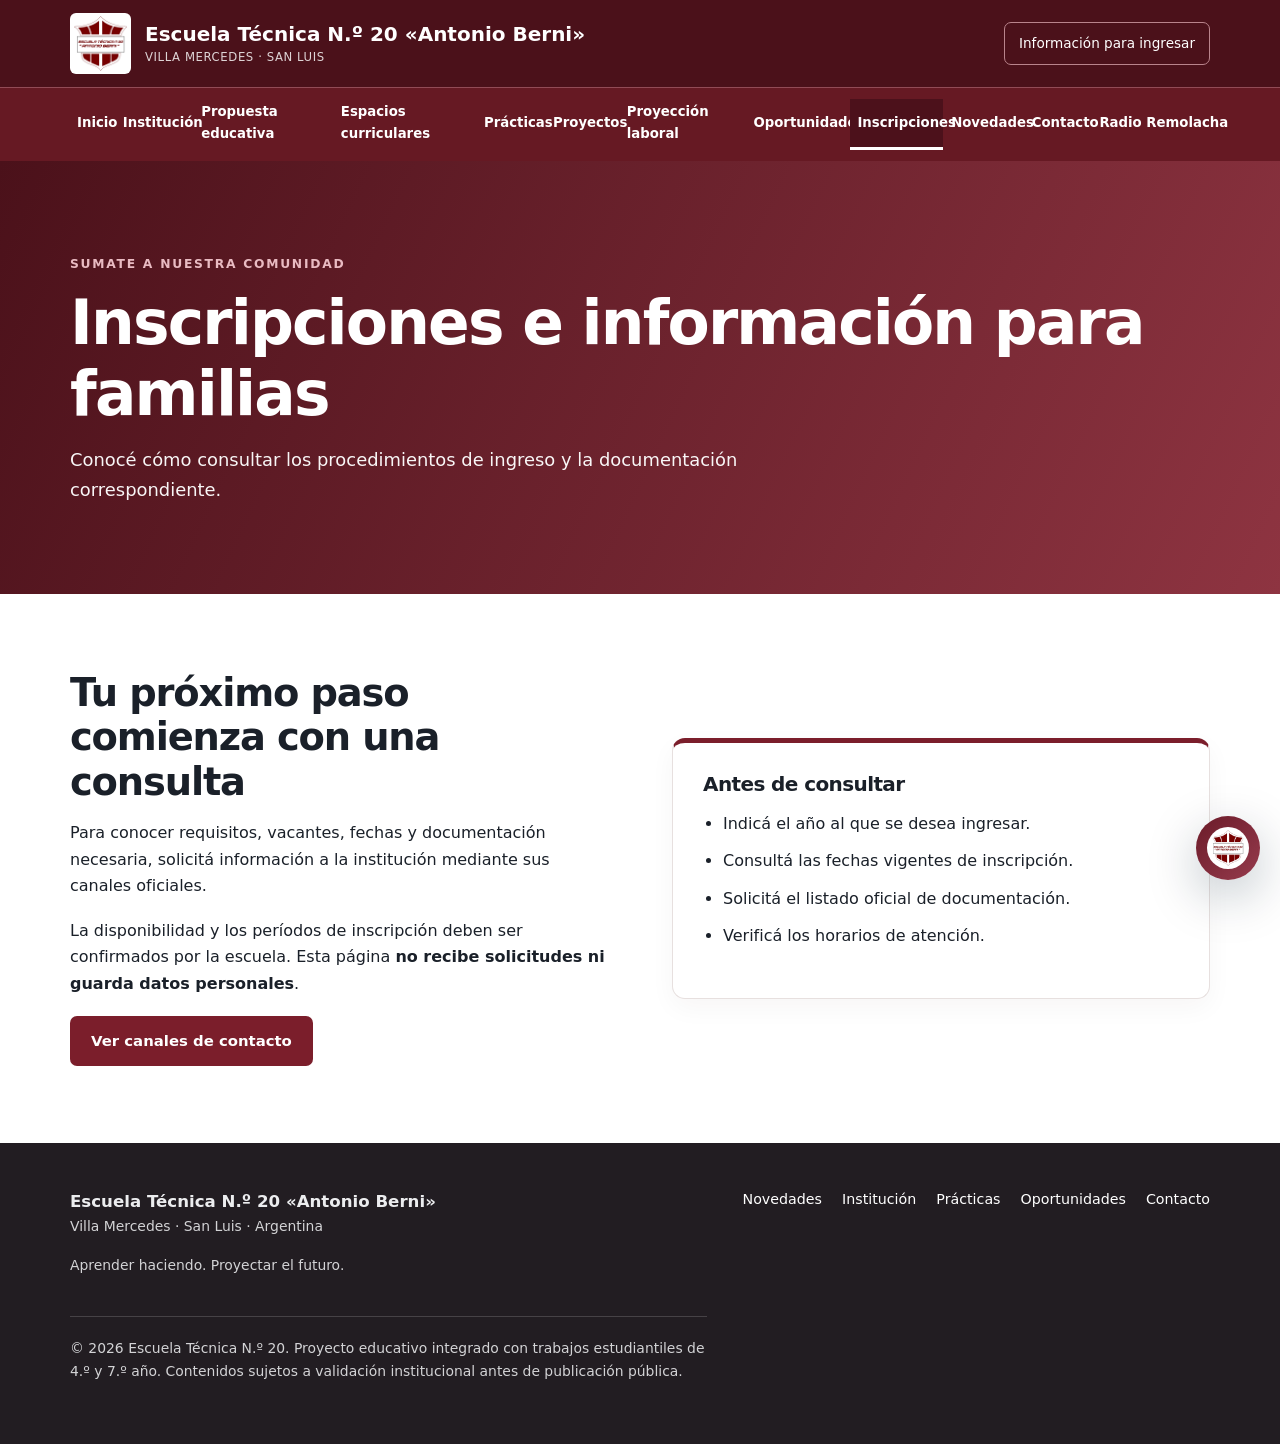
<file: inscripciones.html>
<!DOCTYPE html>

<html lang="es-AR"><head><meta charset="utf-8"/><meta content="width=device-width, initial-scale=1" name="viewport"/><meta content="Inscripciones — Escuela Técnica N.º 20 Antonio Berni de Villa Mercedes, San Luis." name="description"/><title>Inscripciones | Escuela Técnica N.º 20 «Antonio Berni»</title><link href="img/escudo-et20.png" rel="icon"/><link href="css/base.css" rel="stylesheet"/><link href="css/componentes.css" rel="stylesheet"/><link href="css/sitio.css" rel="stylesheet"/><script defer="" src="js/sitio.js"></script><link href="css/bernibot.css" rel="stylesheet"/><script defer="True" src="js/bernibot-data.js"></script><script defer="True" src="js/bernibot.js"></script><script defer="" src="js/novedades-config.js"></script><script defer="" src="js/novedades-local.js"></script><script defer="" src="js/novedades.js"></script></head><body><a class="saltar-contenido" href="#contenido">Saltar al contenido</a><header class="encabezado"><div class="contenedor encabezado-superior"><a aria-label="Volver a Inicio" href="index.html"><img alt="Escudo de la Escuela Técnica N.º 20 Antonio Berni" class="logo" src="img/escudo-et20.png"/></a><div class="marca">Escuela Técnica N.º 20 «Antonio Berni»<small>Villa Mercedes · San Luis</small></div><a class="top-action" href="inscripciones.html">Información para ingresar</a></div><nav aria-label="Menú principal" class="navegacion"><div class="contenedor navegacion-barra"><button aria-controls="menu-principal" aria-expanded="false" class="menu-boton" data-menu-toggle="" type="button">☰ Menú</button><ul class="menu-lista" data-nav-links="" id="menu-principal"><li><a href="index.html">Inicio</a></li><li><a href="institucion.html">Institución</a></li><li><a href="nivel-educativo.html">Propuesta educativa</a></li><li><a href="materias.html">Espacios curriculares</a></li><li><a href="practicas.html">Prácticas</a></li><li><a href="proyectos.html">Proyectos</a></li><li><a href="salidas-laborales.html">Proyección laboral</a></li><li><a href="becas.html">Oportunidades</a></li><li><a aria-current="page" class="activo" href="inscripciones.html">Inscripciones</a></li><li><a href="novedades.html">Novedades</a></li><li><a href="contacto.html">Contacto</a></li><li><a href="radio.html">Radio Remolacha</a></li></ul></div></nav></header><main id="contenido">
<section class="page-head"><div class="contenedor"><span class="eyebrow">SUMATE A NUESTRA COMUNIDAD</span><h1>Inscripciones e información para familias</h1><p>Conocé cómo consultar los procedimientos de ingreso y la documentación correspondiente.</p></div></section>
<section class="section"><div class="contenedor split"><div><h2>Tu próximo paso comienza con una consulta</h2><p>Para conocer requisitos, vacantes, fechas y documentación necesaria, solicitá información a la institución mediante sus canales oficiales.</p><p>La disponibilidad y los períodos de inscripción deben ser confirmados por la escuela. Esta página <strong>no recibe solicitudes ni guarda datos personales</strong>.</p><a class="btn btn-primary" href="contacto.html">Ver canales de contacto</a></div><div class="card feature"><h3>Antes de consultar</h3><ul class="check-list"><li>Indicá el año al que se desea ingresar.</li><li>Consultá las fechas vigentes de inscripción.</li><li>Solicitá el listado oficial de documentación.</li><li>Verificá los horarios de atención.</li></ul></div></div></section>
</main><footer class="footer"><div class="contenedor"><div class="footer-grid"><div><strong>Escuela Técnica N.º 20 «Antonio Berni»</strong><p>Villa Mercedes · San Luis · Argentina</p><p>Aprender haciendo. Proyectar el futuro.</p></div><nav aria-label="Navegación del pie de página" class="footer-links"><a href="novedades.html">Novedades</a><a href="institucion.html">Institución</a><a href="practicas.html">Prácticas</a><a href="becas.html">Oportunidades</a><a href="contacto.html">Contacto</a></nav></div><p class="footer-credit">© <span data-year-current="">2026</span> Escuela Técnica N.º 20. Proyecto educativo integrado con trabajos estudiantiles de 4.º y 7.º año. Contenidos sujetos a validación institucional antes de publicación pública.</p></div></footer><div aria-hidden="true" aria-label="Fotografía ampliada" aria-modal="true" class="modal-backdrop" data-modal="" role="dialog"><div class="modal-inner"><button aria-label="Cerrar imagen" class="modal-close" type="button">×</button><img alt=""/><p data-modal-caption=""></p></div></div></body></html>
</file>
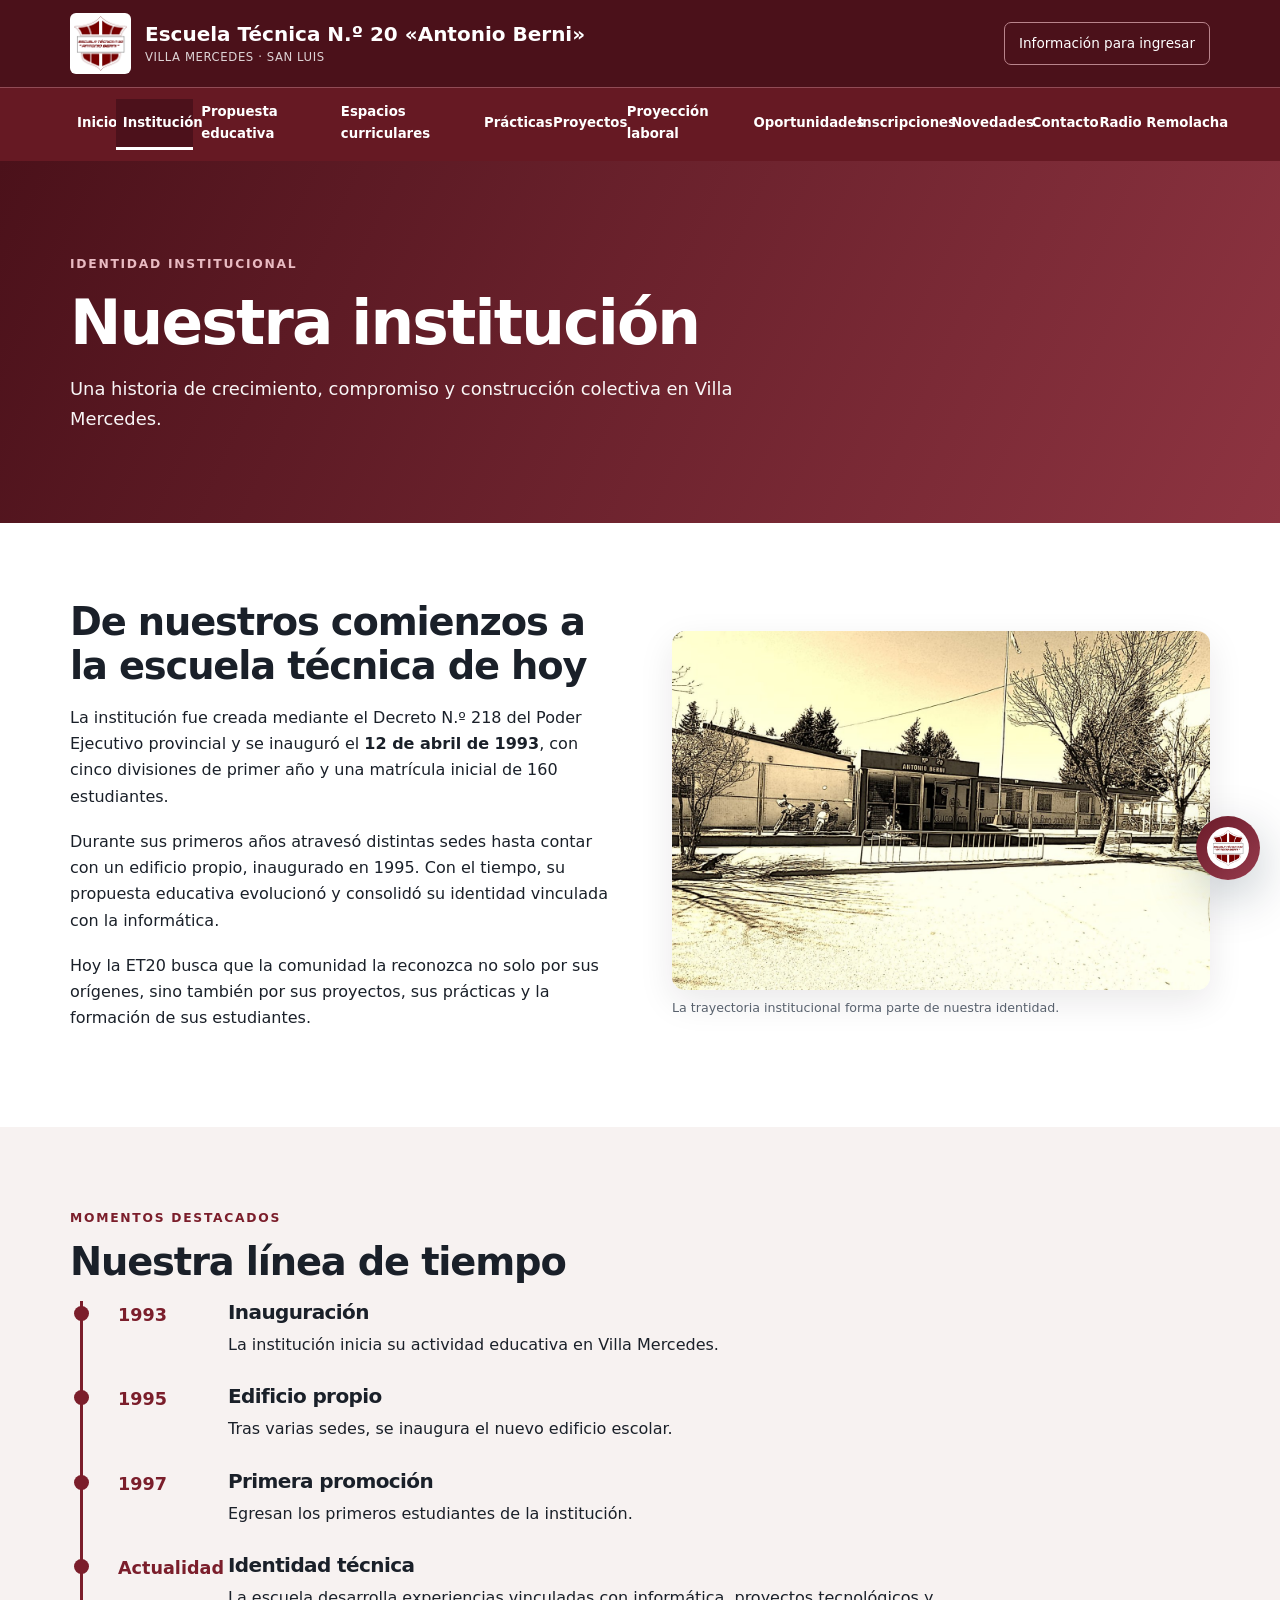
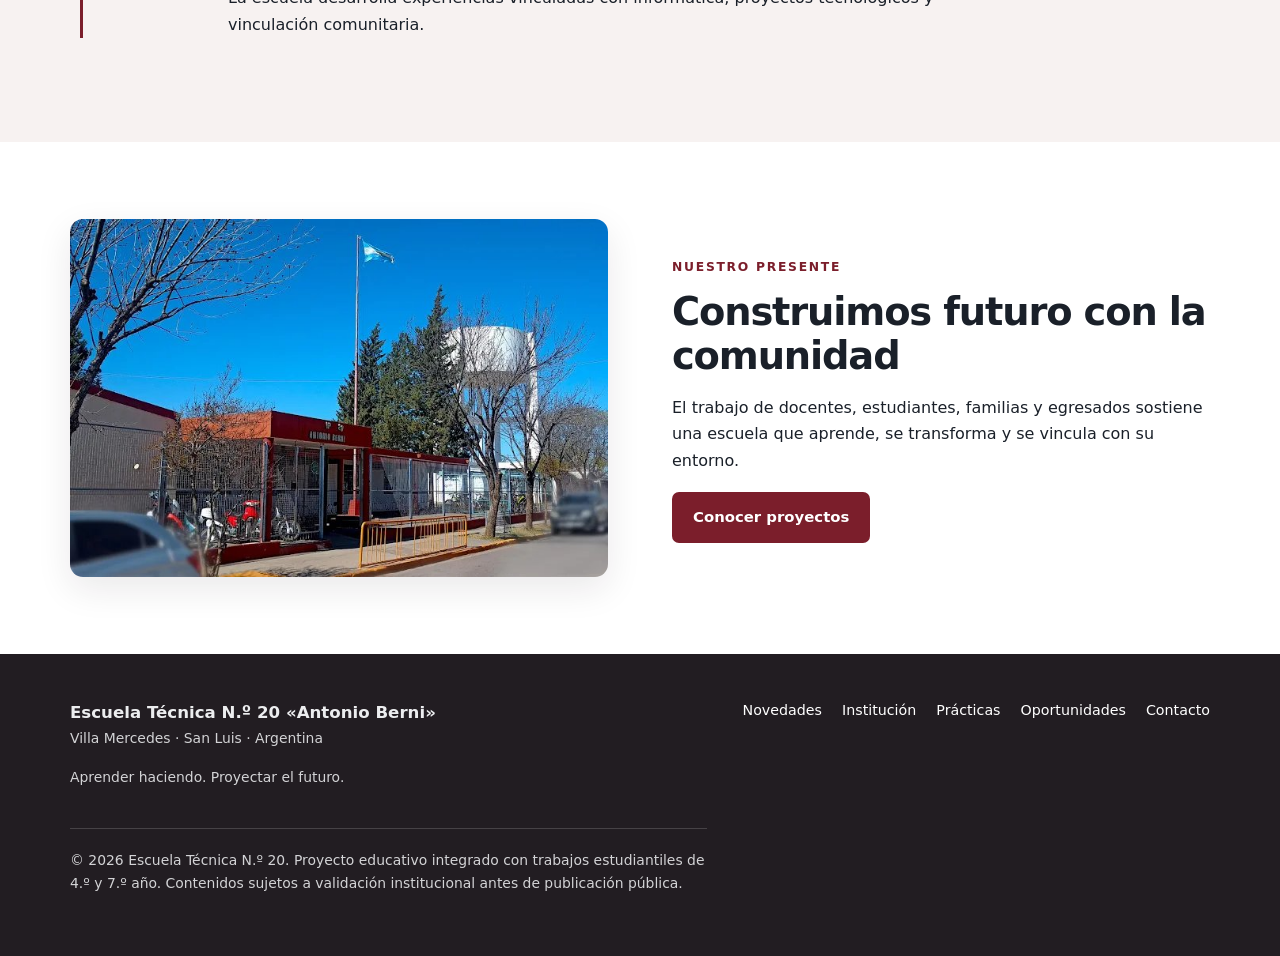
<file: institucion.html>
<!DOCTYPE html>

<html lang="es-AR"><head><meta charset="utf-8"/><meta content="width=device-width, initial-scale=1" name="viewport"/><meta content="Institución — Escuela Técnica N.º 20 Antonio Berni de Villa Mercedes, San Luis." name="description"/><title>Institución | Escuela Técnica N.º 20 «Antonio Berni»</title><link href="img/escudo-et20.png" rel="icon"/><link href="css/base.css" rel="stylesheet"/><link href="css/componentes.css" rel="stylesheet"/><link href="css/sitio.css" rel="stylesheet"/><script defer="" src="js/sitio.js"></script><link href="css/bernibot.css" rel="stylesheet"/><script defer="True" src="js/bernibot-data.js"></script><script defer="True" src="js/bernibot.js"></script><script defer="" src="js/novedades-config.js"></script><script defer="" src="js/novedades-local.js"></script><script defer="" src="js/novedades.js"></script></head><body><a class="saltar-contenido" href="#contenido">Saltar al contenido</a><header class="encabezado"><div class="contenedor encabezado-superior"><a aria-label="Volver a Inicio" href="index.html"><img alt="Escudo de la Escuela Técnica N.º 20 Antonio Berni" class="logo" src="img/escudo-et20.png"/></a><div class="marca">Escuela Técnica N.º 20 «Antonio Berni»<small>Villa Mercedes · San Luis</small></div><a class="top-action" href="inscripciones.html">Información para ingresar</a></div><nav aria-label="Menú principal" class="navegacion"><div class="contenedor navegacion-barra"><button aria-controls="menu-principal" aria-expanded="false" class="menu-boton" data-menu-toggle="" type="button">☰ Menú</button><ul class="menu-lista" data-nav-links="" id="menu-principal"><li><a href="index.html">Inicio</a></li><li><a aria-current="page" class="activo" href="institucion.html">Institución</a></li><li><a href="nivel-educativo.html">Propuesta educativa</a></li><li><a href="materias.html">Espacios curriculares</a></li><li><a href="practicas.html">Prácticas</a></li><li><a href="proyectos.html">Proyectos</a></li><li><a href="salidas-laborales.html">Proyección laboral</a></li><li><a href="becas.html">Oportunidades</a></li><li><a href="inscripciones.html">Inscripciones</a></li><li><a href="novedades.html">Novedades</a></li><li><a href="contacto.html">Contacto</a></li><li><a href="radio.html">Radio Remolacha</a></li></ul></div></nav></header><main id="contenido">
<section class="page-head"><div class="contenedor"><span class="eyebrow">IDENTIDAD INSTITUCIONAL</span><h1>Nuestra institución</h1><p>Una historia de crecimiento, compromiso y construcción colectiva en Villa Mercedes.</p></div></section>
<section class="section"><div class="contenedor split"><div><h2>De nuestros comienzos a la escuela técnica de hoy</h2><p>La institución fue creada mediante el Decreto N.º 218 del Poder Ejecutivo provincial y se inauguró el <strong>12 de abril de 1993</strong>, con cinco divisiones de primer año y una matrícula inicial de 160 estudiantes.</p><p>Durante sus primeros años atravesó distintas sedes hasta contar con un edificio propio, inaugurado en 1995. Con el tiempo, su propuesta educativa evolucionó y consolidó su identidad vinculada con la informática.</p><p>Hoy la ET20 busca que la comunidad la reconozca no solo por sus orígenes, sino también por sus proyectos, sus prácticas y la formación de sus estudiantes.</p></div><figure><img alt="Imagen del edificio escolar con tratamiento histórico" loading="lazy" src="img/fachada-historica.jpg"/><figcaption>La trayectoria institucional forma parte de nuestra identidad.</figcaption></figure></div></section>
<section class="section section-tint"><div class="contenedor"><span class="eyebrow burgundy">MOMENTOS DESTACADOS</span><h2>Nuestra línea de tiempo</h2><div class="timeline"><article><strong>1993</strong><div><h3>Inauguración</h3><p>La institución inicia su actividad educativa en Villa Mercedes.</p></div></article><article><strong>1995</strong><div><h3>Edificio propio</h3><p>Tras varias sedes, se inaugura el nuevo edificio escolar.</p></div></article><article><strong>1997</strong><div><h3>Primera promoción</h3><p>Egresan los primeros estudiantes de la institución.</p></div></article><article><strong>Actualidad</strong><div><h3>Identidad técnica</h3><p>La escuela desarrolla experiencias vinculadas con informática, proyectos tecnológicos y vinculación comunitaria.</p></div></article></div></div></section>
<section class="section"><div class="contenedor split image-first"><figure><img alt="Fachada actual de la Escuela Técnica N.º 20 Antonio Berni" loading="lazy" src="img/fachada-et20.jpg"/></figure><div><span class="eyebrow burgundy">NUESTRO PRESENTE</span><h2>Construimos futuro con la comunidad</h2><p>El trabajo de docentes, estudiantes, familias y egresados sostiene una escuela que aprende, se transforma y se vincula con su entorno.</p><a class="btn btn-primary" href="proyectos.html">Conocer proyectos</a></div></div></section>
</main><footer class="footer"><div class="contenedor"><div class="footer-grid"><div><strong>Escuela Técnica N.º 20 «Antonio Berni»</strong><p>Villa Mercedes · San Luis · Argentina</p><p>Aprender haciendo. Proyectar el futuro.</p></div><nav aria-label="Navegación del pie de página" class="footer-links"><a href="novedades.html">Novedades</a><a href="institucion.html">Institución</a><a href="practicas.html">Prácticas</a><a href="becas.html">Oportunidades</a><a href="contacto.html">Contacto</a></nav></div><p class="footer-credit">© <span data-year-current="">2026</span> Escuela Técnica N.º 20. Proyecto educativo integrado con trabajos estudiantiles de 4.º y 7.º año. Contenidos sujetos a validación institucional antes de publicación pública.</p></div></footer><div aria-hidden="true" aria-label="Fotografía ampliada" aria-modal="true" class="modal-backdrop" data-modal="" role="dialog"><div class="modal-inner"><button aria-label="Cerrar imagen" class="modal-close" type="button">×</button><img alt=""/><p data-modal-caption=""></p></div></div></body></html>
</file>
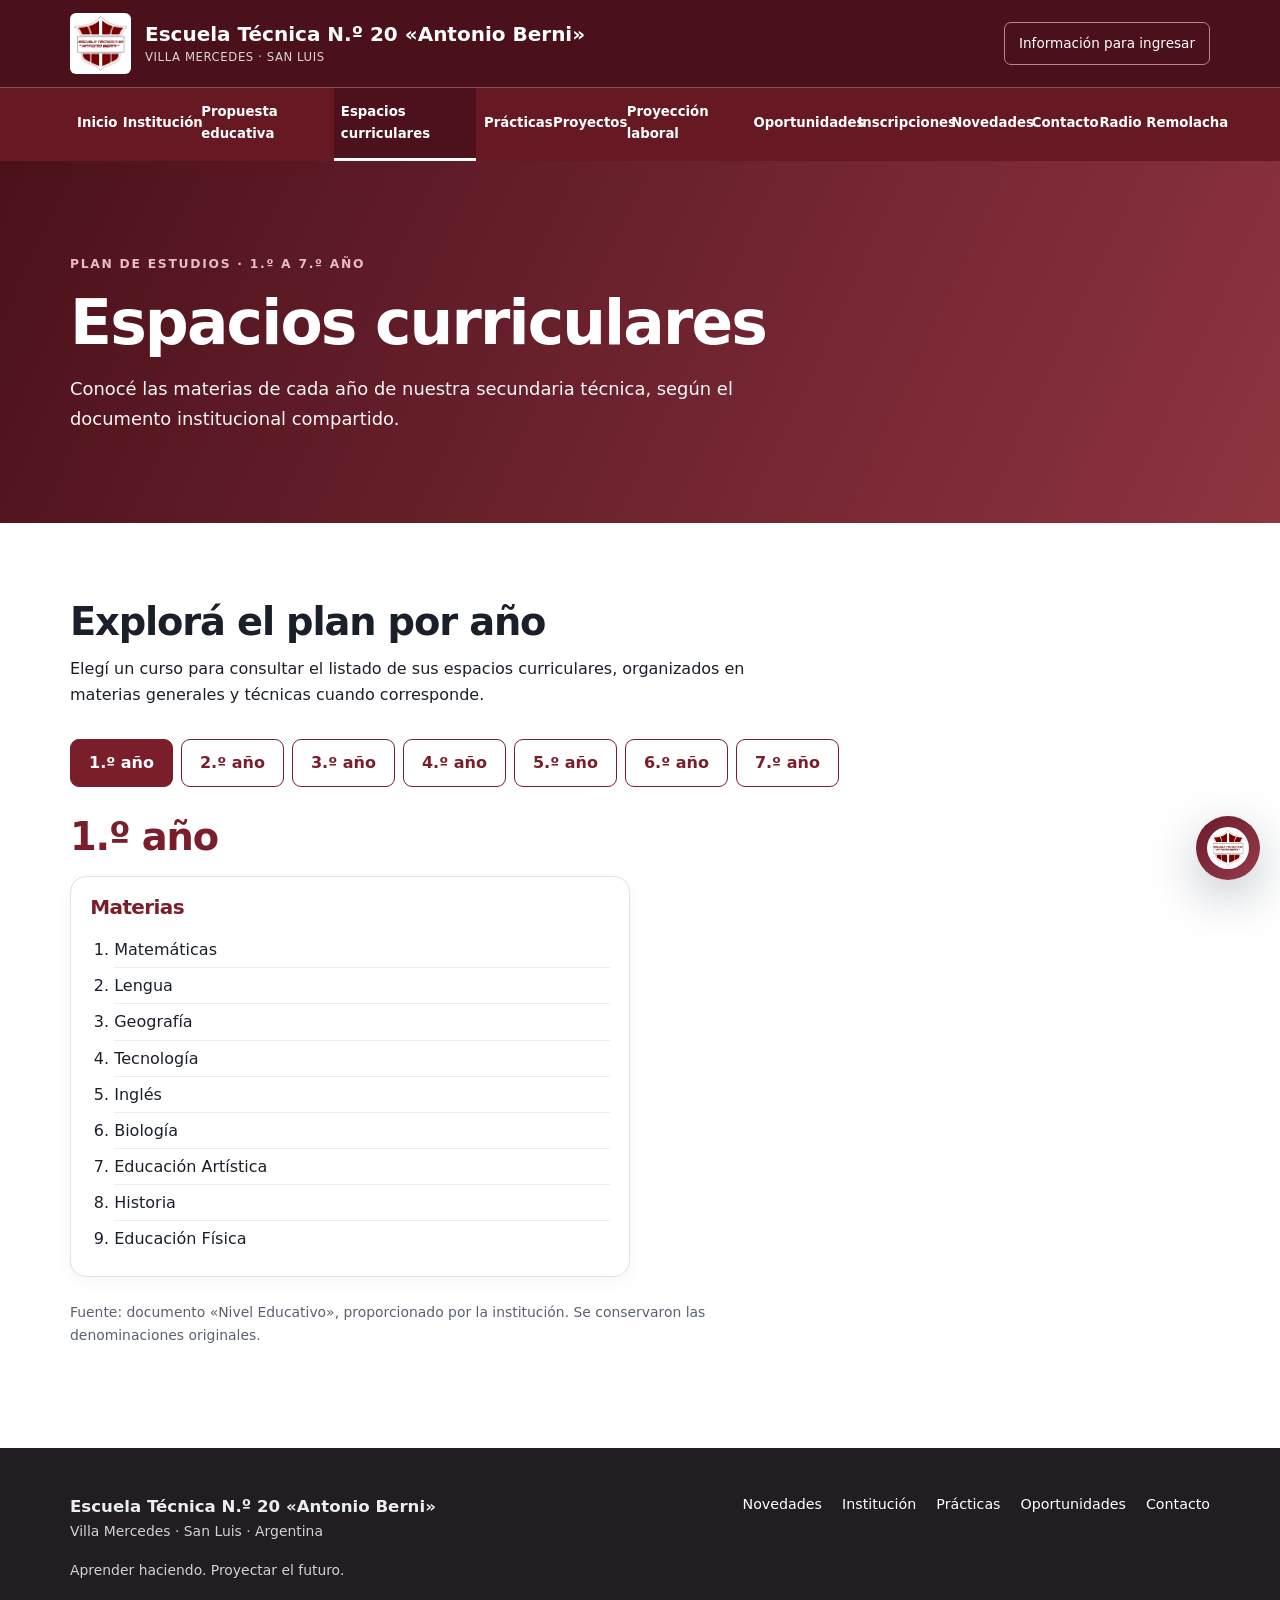
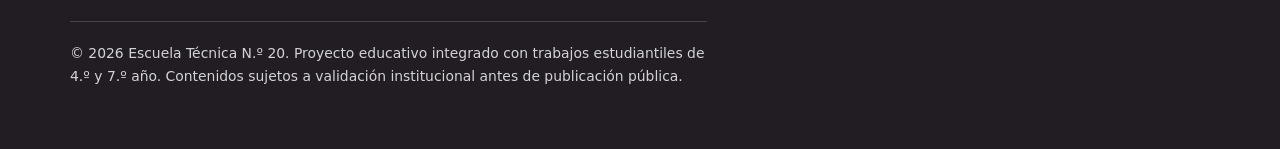
<file: materias.html>
<!DOCTYPE html>

<html lang="es-AR"><head><meta charset="utf-8"/><meta content="width=device-width, initial-scale=1" name="viewport"/><meta content="Espacios curriculares — Escuela Técnica N.º 20 Antonio Berni de Villa Mercedes, San Luis." name="description"/><title>Espacios curriculares | Escuela Técnica N.º 20 «Antonio Berni»</title><link href="img/escudo-et20.png" rel="icon"/><link href="css/base.css" rel="stylesheet"/><link href="css/componentes.css" rel="stylesheet"/><link href="css/sitio.css" rel="stylesheet"/><script defer="True" src="js/curricula.js"></script><script defer="" src="js/sitio.js"></script><link href="css/bernibot.css" rel="stylesheet"/><script defer="True" src="js/bernibot-data.js"></script><script defer="True" src="js/bernibot.js"></script><script defer="" src="js/novedades-config.js"></script><script defer="" src="js/novedades-local.js"></script><script defer="" src="js/novedades.js"></script></head><body><a class="saltar-contenido" href="#contenido">Saltar al contenido</a><header class="encabezado"><div class="contenedor encabezado-superior"><a aria-label="Volver a Inicio" href="index.html"><img alt="Escudo de la Escuela Técnica N.º 20 Antonio Berni" class="logo" src="img/escudo-et20.png"/></a><div class="marca">Escuela Técnica N.º 20 «Antonio Berni»<small>Villa Mercedes · San Luis</small></div><a class="top-action" href="inscripciones.html">Información para ingresar</a></div><nav aria-label="Menú principal" class="navegacion"><div class="contenedor navegacion-barra"><button aria-controls="menu-principal" aria-expanded="false" class="menu-boton" data-menu-toggle="" type="button">☰ Menú</button><ul class="menu-lista" data-nav-links="" id="menu-principal"><li><a href="index.html">Inicio</a></li><li><a href="institucion.html">Institución</a></li><li><a href="nivel-educativo.html">Propuesta educativa</a></li><li><a aria-current="page" class="activo" href="materias.html">Espacios curriculares</a></li><li><a href="practicas.html">Prácticas</a></li><li><a href="proyectos.html">Proyectos</a></li><li><a href="salidas-laborales.html">Proyección laboral</a></li><li><a href="becas.html">Oportunidades</a></li><li><a href="inscripciones.html">Inscripciones</a></li><li><a href="novedades.html">Novedades</a></li><li><a href="contacto.html">Contacto</a></li><li><a href="radio.html">Radio Remolacha</a></li></ul></div></nav></header><main id="contenido">
<section class="page-head"><div class="contenedor"><span class="eyebrow">PLAN DE ESTUDIOS · 1.º A 7.º AÑO</span><h1>Espacios curriculares</h1><p>Conocé las materias de cada año de nuestra secundaria técnica, según el documento institucional compartido.</p></div></section>
<section class="section"><div class="contenedor"><div class="intro-section"><h2>Explorá el plan por año</h2><p>Elegí un curso para consultar el listado de sus espacios curriculares, organizados en materias generales y técnicas cuando corresponde.</p></div><div aria-label="Seleccionar año" class="year-tabs" role="group"><button aria-pressed="true" class="year-tab selected" data-year="1" type="button">1.º año</button><button aria-pressed="false" class="year-tab" data-year="2" type="button">2.º año</button><button aria-pressed="false" class="year-tab" data-year="3" type="button">3.º año</button><button aria-pressed="false" class="year-tab" data-year="4" type="button">4.º año</button><button aria-pressed="false" class="year-tab" data-year="5" type="button">5.º año</button><button aria-pressed="false" class="year-tab" data-year="6" type="button">6.º año</button><button aria-pressed="false" class="year-tab" data-year="7" type="button">7.º año</button></div><div aria-live="polite" id="year-content"></div><p class="small-note">Fuente: documento «Nivel Educativo», proporcionado por la institución. Se conservaron las denominaciones originales.</p></div></section>
</main><footer class="footer"><div class="contenedor"><div class="footer-grid"><div><strong>Escuela Técnica N.º 20 «Antonio Berni»</strong><p>Villa Mercedes · San Luis · Argentina</p><p>Aprender haciendo. Proyectar el futuro.</p></div><nav aria-label="Navegación del pie de página" class="footer-links"><a href="novedades.html">Novedades</a><a href="institucion.html">Institución</a><a href="practicas.html">Prácticas</a><a href="becas.html">Oportunidades</a><a href="contacto.html">Contacto</a></nav></div><p class="footer-credit">© <span data-year-current="">2026</span> Escuela Técnica N.º 20. Proyecto educativo integrado con trabajos estudiantiles de 4.º y 7.º año. Contenidos sujetos a validación institucional antes de publicación pública.</p></div></footer><div aria-hidden="true" aria-label="Fotografía ampliada" aria-modal="true" class="modal-backdrop" data-modal="" role="dialog"><div class="modal-inner"><button aria-label="Cerrar imagen" class="modal-close" type="button">×</button><img alt=""/><p data-modal-caption=""></p></div></div></body></html>
</file>
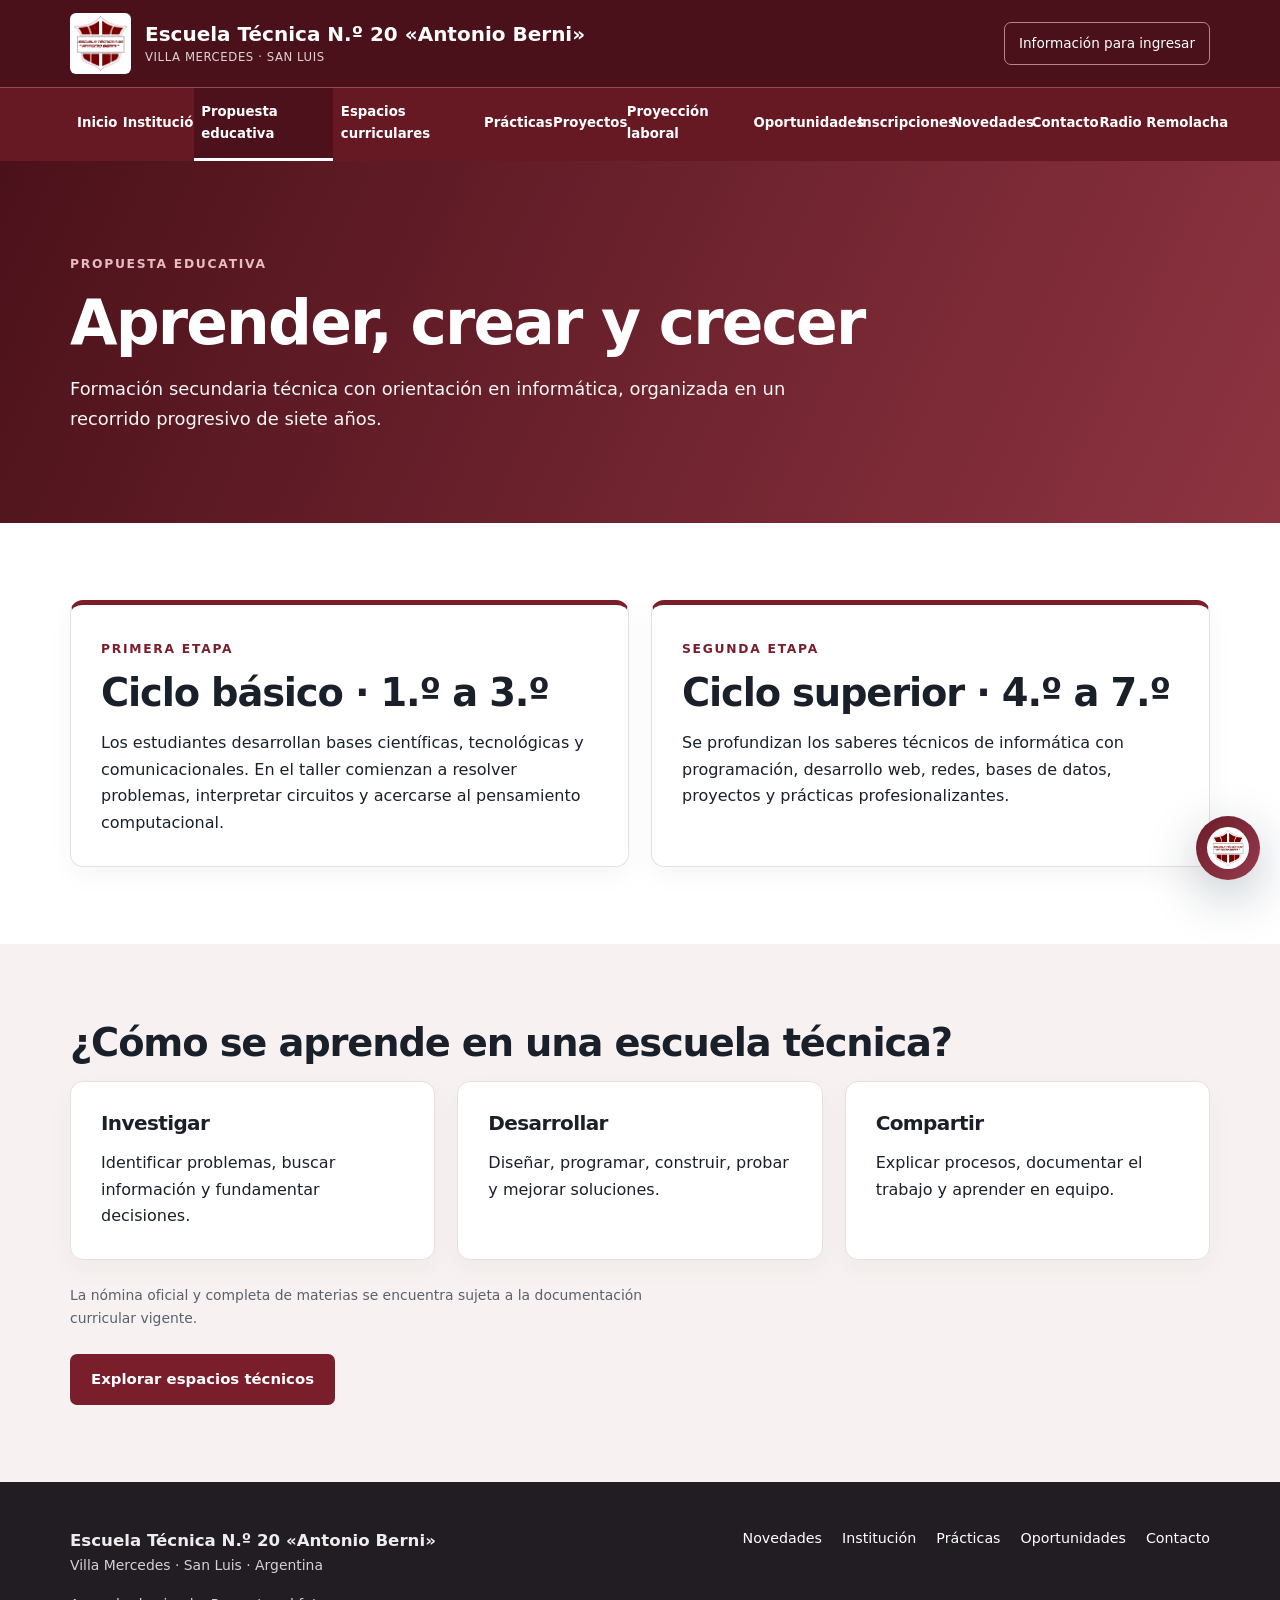
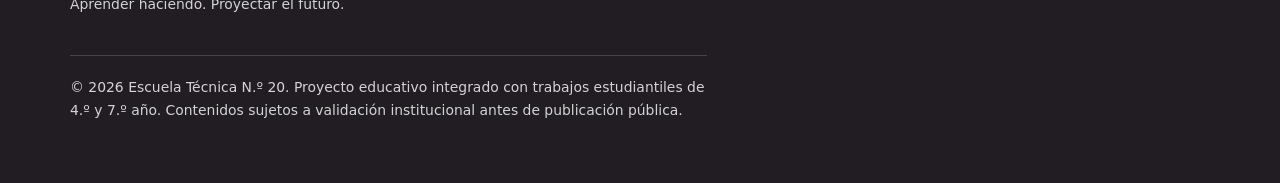
<file: nivel-educativo.html>
<!DOCTYPE html>

<html lang="es-AR"><head><meta charset="utf-8"/><meta content="width=device-width, initial-scale=1" name="viewport"/><meta content="Propuesta educativa — Escuela Técnica N.º 20 Antonio Berni de Villa Mercedes, San Luis." name="description"/><title>Propuesta educativa | Escuela Técnica N.º 20 «Antonio Berni»</title><link href="img/escudo-et20.png" rel="icon"/><link href="css/base.css" rel="stylesheet"/><link href="css/componentes.css" rel="stylesheet"/><link href="css/sitio.css" rel="stylesheet"/><script defer="" src="js/sitio.js"></script><link href="css/bernibot.css" rel="stylesheet"/><script defer="True" src="js/bernibot-data.js"></script><script defer="True" src="js/bernibot.js"></script><script defer="" src="js/novedades-config.js"></script><script defer="" src="js/novedades-local.js"></script><script defer="" src="js/novedades.js"></script></head><body><a class="saltar-contenido" href="#contenido">Saltar al contenido</a><header class="encabezado"><div class="contenedor encabezado-superior"><a aria-label="Volver a Inicio" href="index.html"><img alt="Escudo de la Escuela Técnica N.º 20 Antonio Berni" class="logo" src="img/escudo-et20.png"/></a><div class="marca">Escuela Técnica N.º 20 «Antonio Berni»<small>Villa Mercedes · San Luis</small></div><a class="top-action" href="inscripciones.html">Información para ingresar</a></div><nav aria-label="Menú principal" class="navegacion"><div class="contenedor navegacion-barra"><button aria-controls="menu-principal" aria-expanded="false" class="menu-boton" data-menu-toggle="" type="button">☰ Menú</button><ul class="menu-lista" data-nav-links="" id="menu-principal"><li><a href="index.html">Inicio</a></li><li><a href="institucion.html">Institución</a></li><li><a aria-current="page" class="activo" href="nivel-educativo.html">Propuesta educativa</a></li><li><a href="materias.html">Espacios curriculares</a></li><li><a href="practicas.html">Prácticas</a></li><li><a href="proyectos.html">Proyectos</a></li><li><a href="salidas-laborales.html">Proyección laboral</a></li><li><a href="becas.html">Oportunidades</a></li><li><a href="inscripciones.html">Inscripciones</a></li><li><a href="novedades.html">Novedades</a></li><li><a href="contacto.html">Contacto</a></li><li><a href="radio.html">Radio Remolacha</a></li></ul></div></nav></header><main id="contenido">
<section class="page-head"><div class="contenedor"><span class="eyebrow">PROPUESTA EDUCATIVA</span><h1>Aprender, crear y crecer</h1><p>Formación secundaria técnica con orientación en informática, organizada en un recorrido progresivo de siete años.</p></div></section>
<section class="section"><div class="contenedor cards cards-2"><article class="card feature"><span class="eyebrow burgundy">PRIMERA ETAPA</span><h2>Ciclo básico · 1.º a 3.º</h2><p>Los estudiantes desarrollan bases científicas, tecnológicas y comunicacionales. En el taller comienzan a resolver problemas, interpretar circuitos y acercarse al pensamiento computacional.</p></article><article class="card feature"><span class="eyebrow burgundy">SEGUNDA ETAPA</span><h2>Ciclo superior · 4.º a 7.º</h2><p>Se profundizan los saberes técnicos de informática con programación, desarrollo web, redes, bases de datos, proyectos y prácticas profesionalizantes.</p></article></div></section>
<section class="section section-tint"><div class="contenedor"><h2>¿Cómo se aprende en una escuela técnica?</h2><div class="cards cards-3"><article class="card"><h3>Investigar</h3><p>Identificar problemas, buscar información y fundamentar decisiones.</p></article><article class="card"><h3>Desarrollar</h3><p>Diseñar, programar, construir, probar y mejorar soluciones.</p></article><article class="card"><h3>Compartir</h3><p>Explicar procesos, documentar el trabajo y aprender en equipo.</p></article></div><p class="small-note">La nómina oficial y completa de materias se encuentra sujeta a la documentación curricular vigente.</p><a class="btn btn-primary" href="materias.html">Explorar espacios técnicos</a></div></section>
</main><footer class="footer"><div class="contenedor"><div class="footer-grid"><div><strong>Escuela Técnica N.º 20 «Antonio Berni»</strong><p>Villa Mercedes · San Luis · Argentina</p><p>Aprender haciendo. Proyectar el futuro.</p></div><nav aria-label="Navegación del pie de página" class="footer-links"><a href="novedades.html">Novedades</a><a href="institucion.html">Institución</a><a href="practicas.html">Prácticas</a><a href="becas.html">Oportunidades</a><a href="contacto.html">Contacto</a></nav></div><p class="footer-credit">© <span data-year-current="">2026</span> Escuela Técnica N.º 20. Proyecto educativo integrado con trabajos estudiantiles de 4.º y 7.º año. Contenidos sujetos a validación institucional antes de publicación pública.</p></div></footer><div aria-hidden="true" aria-label="Fotografía ampliada" aria-modal="true" class="modal-backdrop" data-modal="" role="dialog"><div class="modal-inner"><button aria-label="Cerrar imagen" class="modal-close" type="button">×</button><img alt=""/><p data-modal-caption=""></p></div></div></body></html>
</file>
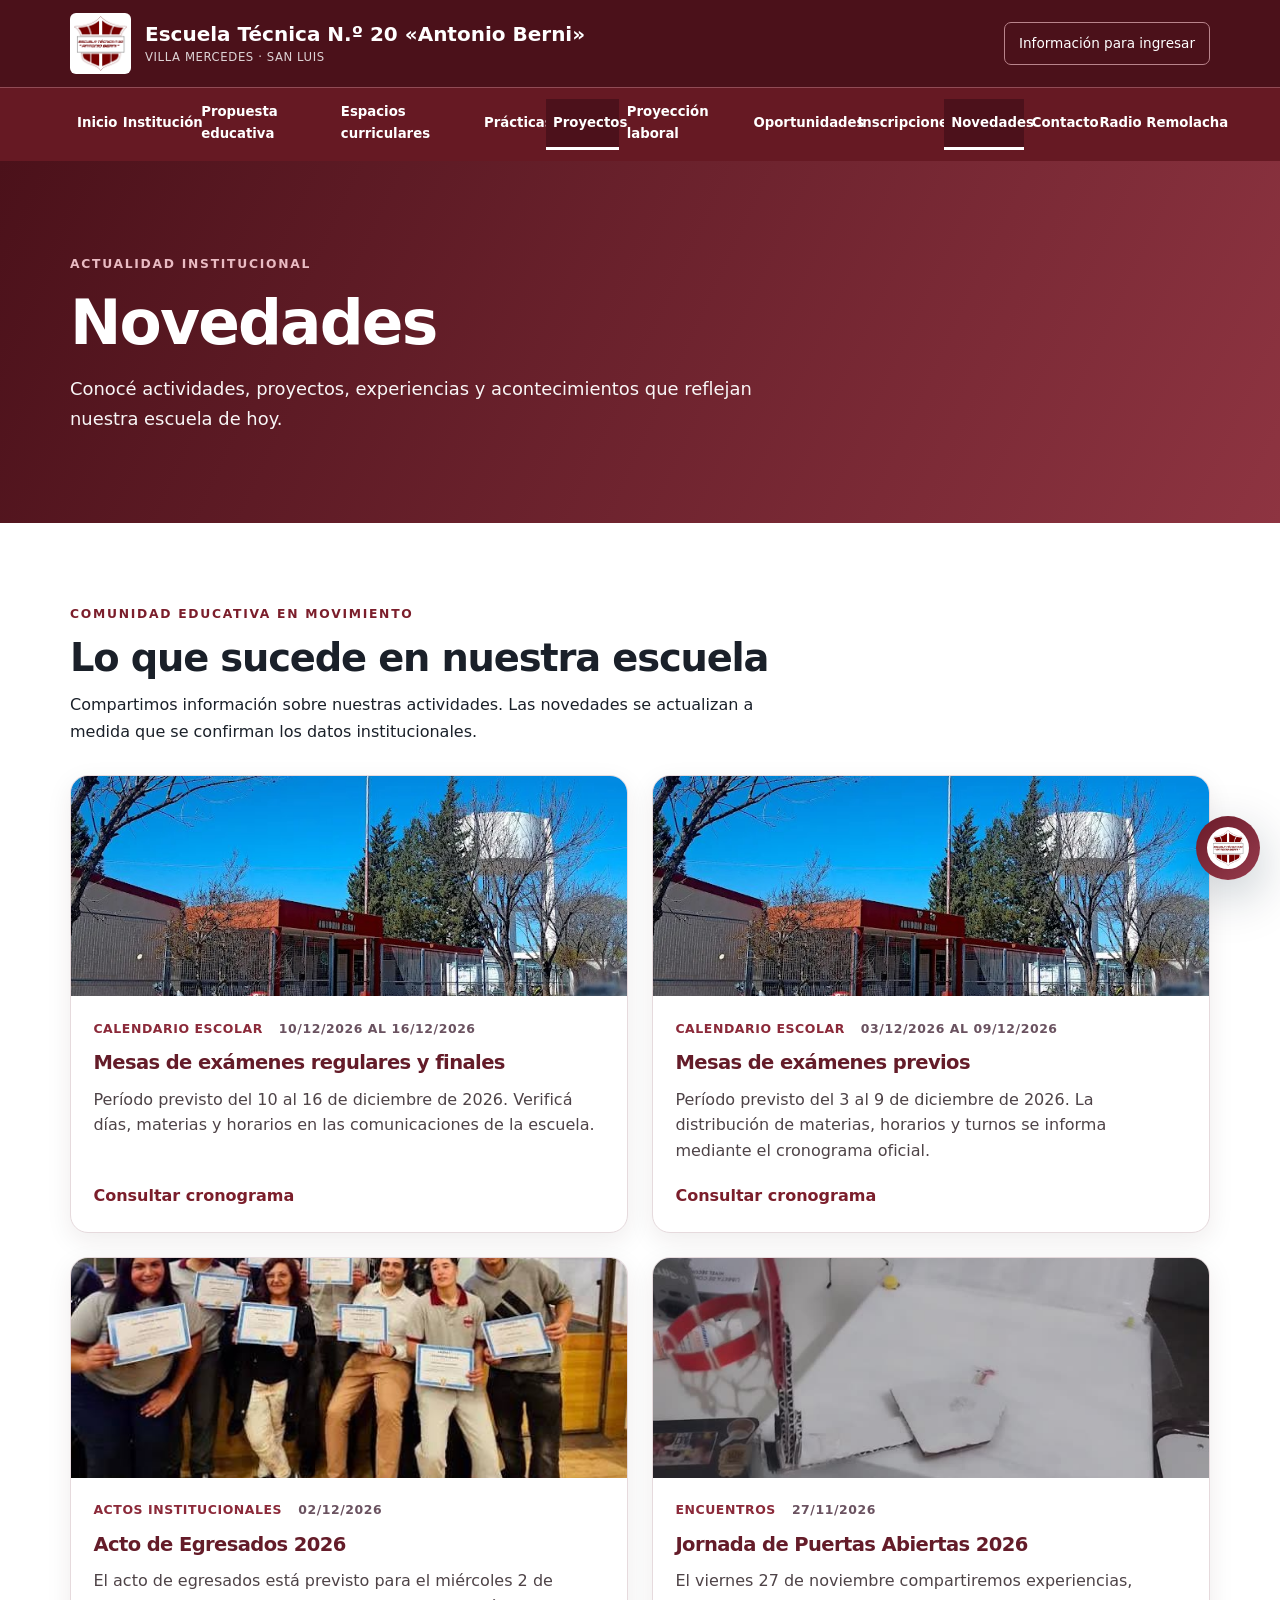
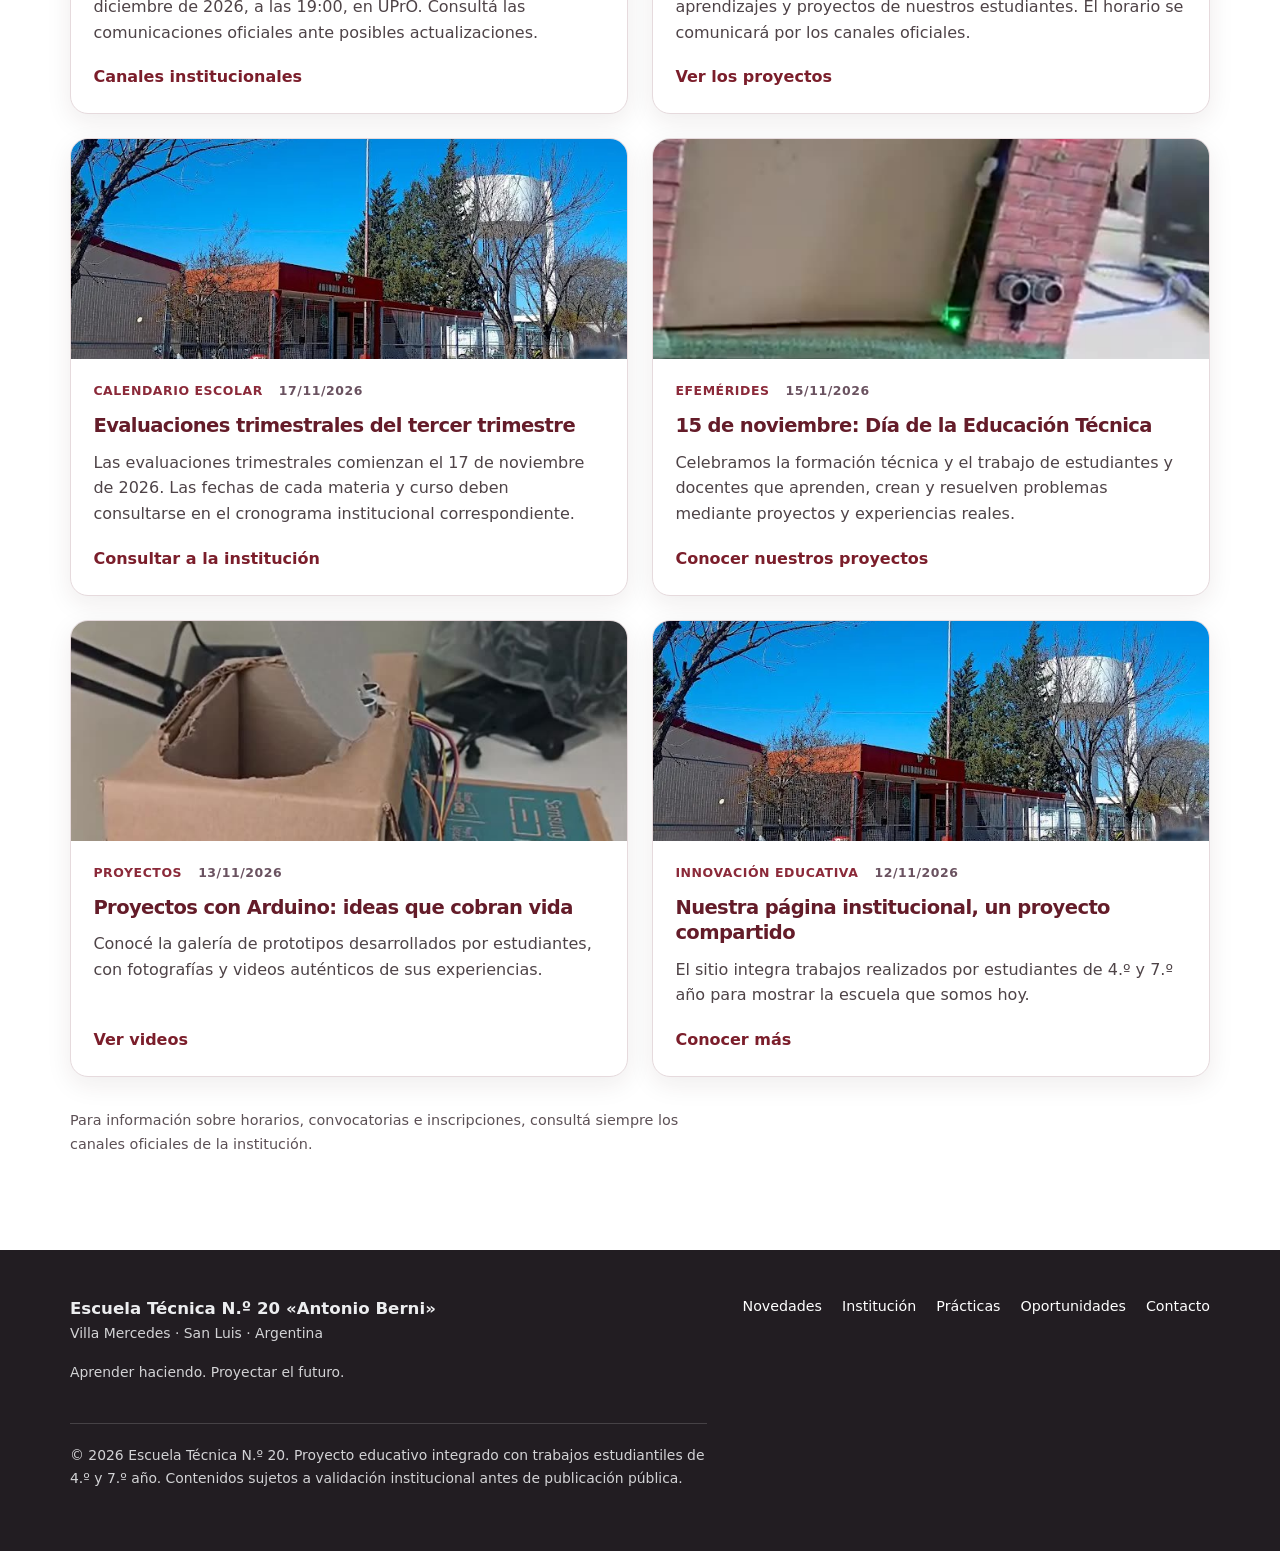
<file: novedades.html>
<!DOCTYPE html>

<html lang="es-AR"><head><meta charset="utf-8"/><meta content="width=device-width, initial-scale=1" name="viewport"/><meta content="Novedades, proyectos y actividades de la Escuela Técnica N.º 20 Antonio Berni de Villa Mercedes." name="description"/><title>Novedades | Escuela Técnica N.º 20 «Antonio Berni»</title><link href="img/escudo-et20.png" rel="icon"/><link href="css/base.css" rel="stylesheet"/><link href="css/componentes.css" rel="stylesheet"/><link href="css/sitio.css" rel="stylesheet"/><link href="css/bernibot.css" rel="stylesheet"/><script defer="" src="js/sitio.js"></script><script defer="" src="js/bernibot-data.js"></script><script defer="" src="js/bernibot.js"></script><script defer="" src="js/novedades-config.js"></script><script defer="" src="js/novedades-local.js"></script><script defer="" src="js/novedades.js"></script></head><body><a class="saltar-contenido" href="#contenido">Saltar al contenido</a><header class="encabezado"><div class="contenedor encabezado-superior"><a aria-label="Volver a Inicio" href="index.html"><img alt="Escudo de la Escuela Técnica N.º 20 Antonio Berni" class="logo" src="img/escudo-et20.png"/></a><div class="marca">Escuela Técnica N.º 20 «Antonio Berni»<small>Villa Mercedes · San Luis</small></div><a class="top-action" href="inscripciones.html">Información para ingresar</a></div><nav aria-label="Menú principal" class="navegacion"><div class="contenedor navegacion-barra"><button aria-controls="menu-principal" aria-expanded="false" class="menu-boton" data-menu-toggle="" type="button">☰ Menú</button><ul class="menu-lista" data-nav-links="" id="menu-principal"><li><a href="index.html">Inicio</a></li><li><a href="institucion.html">Institución</a></li><li><a href="nivel-educativo.html">Propuesta educativa</a></li><li><a href="materias.html">Espacios curriculares</a></li><li><a href="practicas.html">Prácticas</a></li><li><a aria-current="page" class="activo" href="proyectos.html">Proyectos</a></li><li><a href="salidas-laborales.html">Proyección laboral</a></li><li><a href="becas.html">Oportunidades</a></li><li><a href="inscripciones.html">Inscripciones</a></li><li><a aria-current="page" class="activo" href="novedades.html">Novedades</a></li><li><a href="contacto.html">Contacto</a></li><li><a href="radio.html">Radio Remolacha</a></li></ul></div></nav></header><main id="contenido"><section class="page-head"><div class="contenedor"><span class="eyebrow">ACTUALIDAD INSTITUCIONAL</span><h1>Novedades</h1><p>Conocé actividades, proyectos, experiencias y acontecimientos que reflejan nuestra escuela de hoy.</p></div></section><section class="section" id="novedades"><div class="contenedor"><div class="intro-section"><span class="eyebrow burgundy">COMUNIDAD EDUCATIVA EN MOVIMIENTO</span><h2>Lo que sucede en nuestra escuela</h2><p>Compartimos información sobre nuestras actividades. Las novedades se actualizan a medida que se confirman los datos institucionales.</p></div><div class="noticias-grid" data-noticias-lista="todas">Cargando novedades…</div><p class="novedades-aclaracion">Para información sobre horarios, convocatorias e inscripciones, consultá siempre los canales oficiales de la institución.</p></div></section></main><footer class="footer"><div class="contenedor"><div class="footer-grid"><div><strong>Escuela Técnica N.º 20 «Antonio Berni»</strong><p>Villa Mercedes · San Luis · Argentina</p><p>Aprender haciendo. Proyectar el futuro.</p></div><nav aria-label="Navegación del pie de página" class="footer-links"><a href="novedades.html">Novedades</a><a href="institucion.html">Institución</a><a href="practicas.html">Prácticas</a><a href="becas.html">Oportunidades</a><a href="contacto.html">Contacto</a></nav></div><p class="footer-credit">© <span data-year-current="">2026</span> Escuela Técnica N.º 20. Proyecto educativo integrado con trabajos estudiantiles de 4.º y 7.º año. Contenidos sujetos a validación institucional antes de publicación pública.</p></div></footer><div aria-hidden="true" aria-label="Fotografía ampliada" aria-modal="true" class="modal-backdrop" data-modal="" role="dialog"><div class="modal-inner"><button aria-label="Cerrar imagen" class="modal-close" type="button">×</button><img alt=""/><p data-modal-caption=""></p></div></div></body></html>
</file>
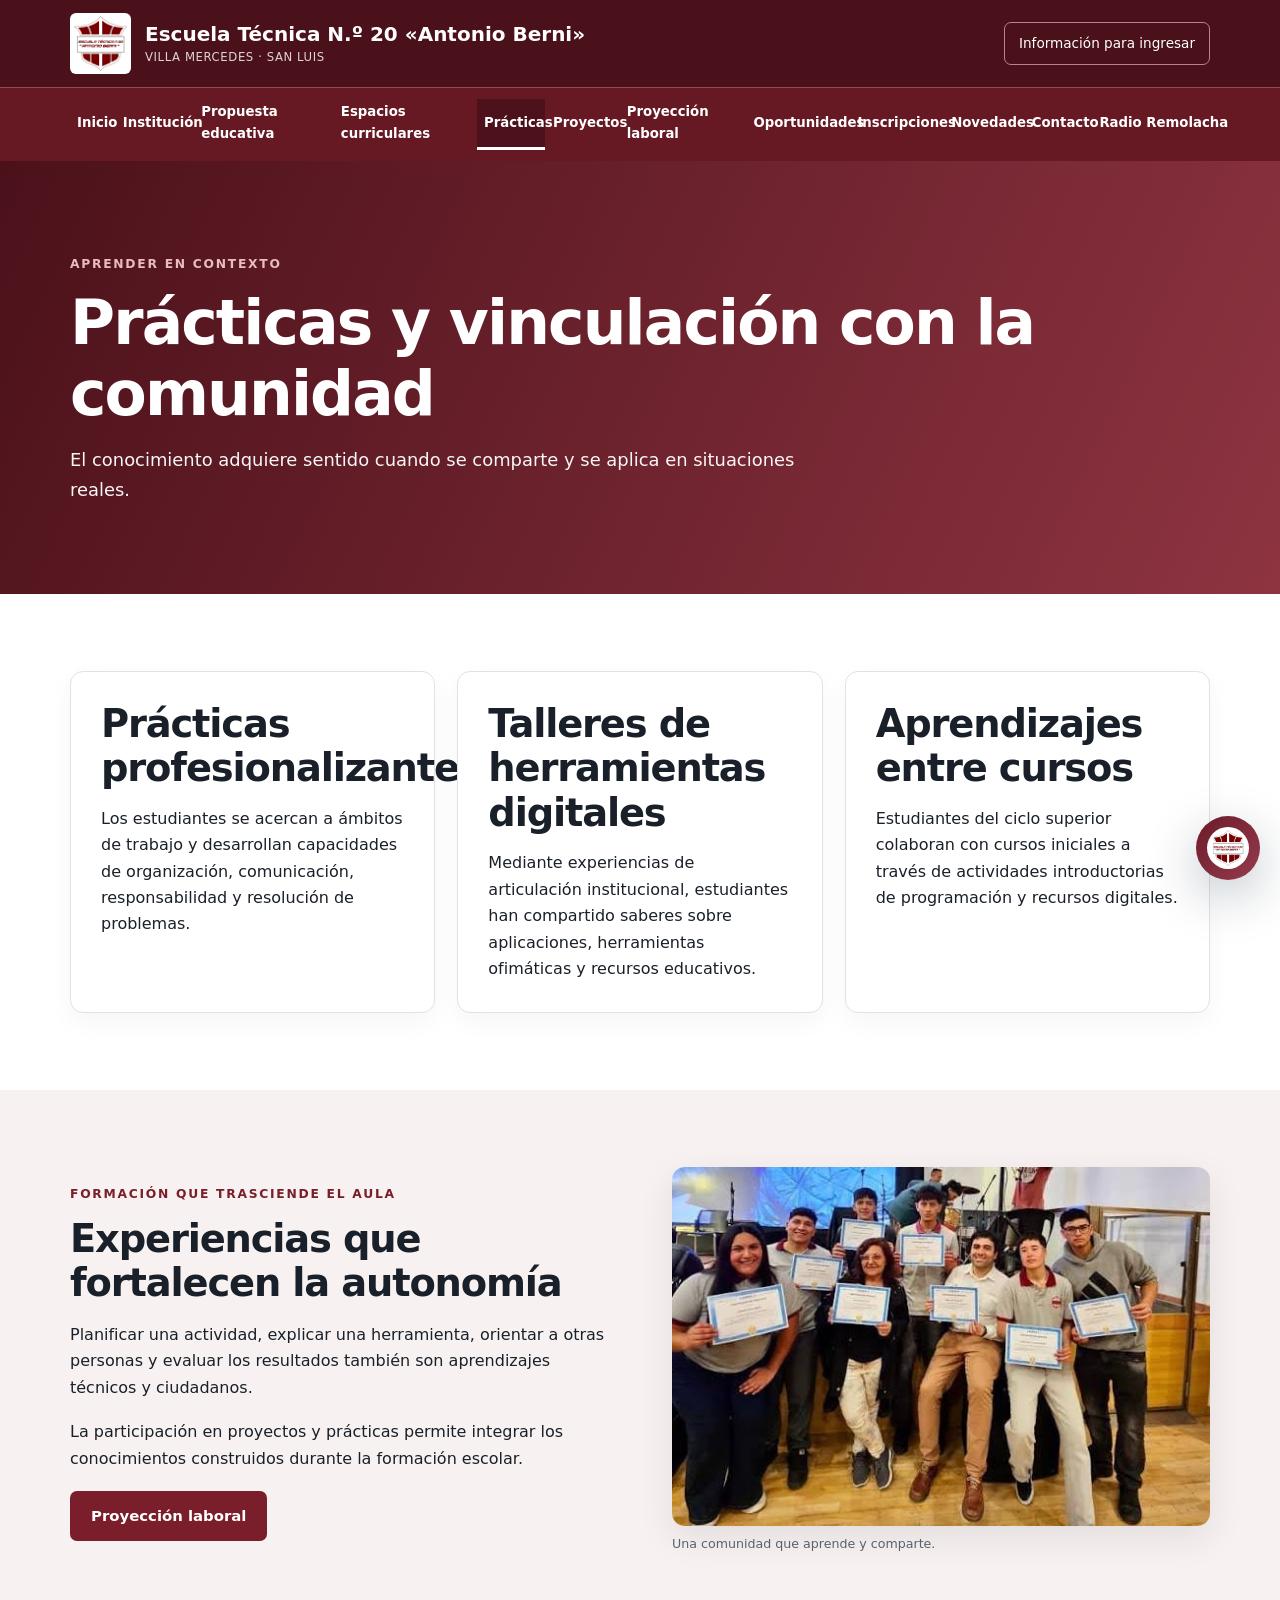
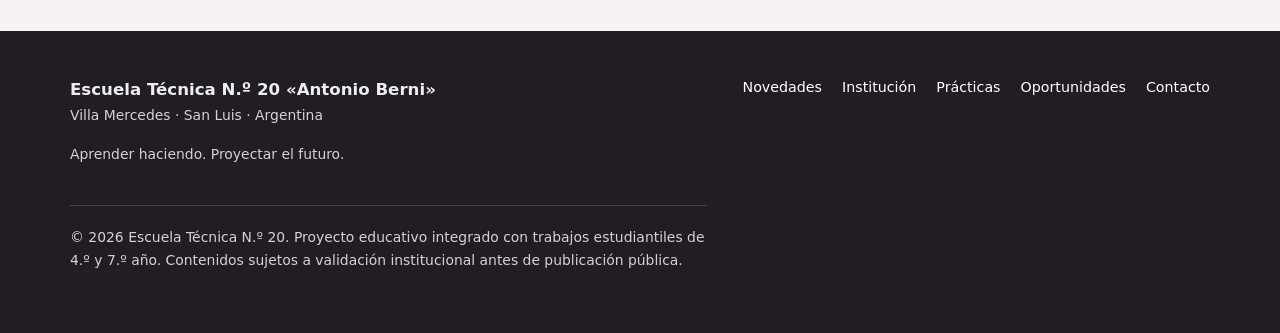
<file: practicas.html>
<!DOCTYPE html>

<html lang="es-AR"><head><meta charset="utf-8"/><meta content="width=device-width, initial-scale=1" name="viewport"/><meta content="Prácticas — Escuela Técnica N.º 20 Antonio Berni de Villa Mercedes, San Luis." name="description"/><title>Prácticas | Escuela Técnica N.º 20 «Antonio Berni»</title><link href="img/escudo-et20.png" rel="icon"/><link href="css/base.css" rel="stylesheet"/><link href="css/componentes.css" rel="stylesheet"/><link href="css/sitio.css" rel="stylesheet"/><script defer="" src="js/sitio.js"></script><link href="css/bernibot.css" rel="stylesheet"/><script defer="True" src="js/bernibot-data.js"></script><script defer="True" src="js/bernibot.js"></script><script defer="" src="js/novedades-config.js"></script><script defer="" src="js/novedades-local.js"></script><script defer="" src="js/novedades.js"></script></head><body><a class="saltar-contenido" href="#contenido">Saltar al contenido</a><header class="encabezado"><div class="contenedor encabezado-superior"><a aria-label="Volver a Inicio" href="index.html"><img alt="Escudo de la Escuela Técnica N.º 20 Antonio Berni" class="logo" src="img/escudo-et20.png"/></a><div class="marca">Escuela Técnica N.º 20 «Antonio Berni»<small>Villa Mercedes · San Luis</small></div><a class="top-action" href="inscripciones.html">Información para ingresar</a></div><nav aria-label="Menú principal" class="navegacion"><div class="contenedor navegacion-barra"><button aria-controls="menu-principal" aria-expanded="false" class="menu-boton" data-menu-toggle="" type="button">☰ Menú</button><ul class="menu-lista" data-nav-links="" id="menu-principal"><li><a href="index.html">Inicio</a></li><li><a href="institucion.html">Institución</a></li><li><a href="nivel-educativo.html">Propuesta educativa</a></li><li><a href="materias.html">Espacios curriculares</a></li><li><a aria-current="page" class="activo" href="practicas.html">Prácticas</a></li><li><a href="proyectos.html">Proyectos</a></li><li><a href="salidas-laborales.html">Proyección laboral</a></li><li><a href="becas.html">Oportunidades</a></li><li><a href="inscripciones.html">Inscripciones</a></li><li><a href="novedades.html">Novedades</a></li><li><a href="contacto.html">Contacto</a></li><li><a href="radio.html">Radio Remolacha</a></li></ul></div></nav></header><main id="contenido">
<section class="page-head"><div class="contenedor"><span class="eyebrow">APRENDER EN CONTEXTO</span><h1>Prácticas y vinculación con la comunidad</h1><p>El conocimiento adquiere sentido cuando se comparte y se aplica en situaciones reales.</p></div></section>
<section class="section"><div class="contenedor cards cards-3"><article class="card"><h2>Prácticas profesionalizantes</h2><p>Los estudiantes se acercan a ámbitos de trabajo y desarrollan capacidades de organización, comunicación, responsabilidad y resolución de problemas.</p></article><article class="card"><h2>Talleres de herramientas digitales</h2><p>Mediante experiencias de articulación institucional, estudiantes han compartido saberes sobre aplicaciones, herramientas ofimáticas y recursos educativos.</p></article><article class="card"><h2>Aprendizajes entre cursos</h2><p>Estudiantes del ciclo superior colaboran con cursos iniciales a través de actividades introductorias de programación y recursos digitales.</p></article></div></section>
<section class="section section-tint"><div class="contenedor split"><div><span class="eyebrow burgundy">FORMACIÓN QUE TRASCIENDE EL AULA</span><h2>Experiencias que fortalecen la autonomía</h2><p>Planificar una actividad, explicar una herramienta, orientar a otras personas y evaluar los resultados también son aprendizajes técnicos y ciudadanos.</p><p>La participación en proyectos y prácticas permite integrar los conocimientos construidos durante la formación escolar.</p><a class="btn btn-primary" href="salidas-laborales.html">Proyección laboral</a></div><figure><img alt="Participación de estudiantes y acompañantes en una experiencia educativa" loading="lazy" src="img/comunidad-reconocimientos.jpg"/><figcaption>Una comunidad que aprende y comparte.</figcaption></figure></div></section>
</main><footer class="footer"><div class="contenedor"><div class="footer-grid"><div><strong>Escuela Técnica N.º 20 «Antonio Berni»</strong><p>Villa Mercedes · San Luis · Argentina</p><p>Aprender haciendo. Proyectar el futuro.</p></div><nav aria-label="Navegación del pie de página" class="footer-links"><a href="novedades.html">Novedades</a><a href="institucion.html">Institución</a><a href="practicas.html">Prácticas</a><a href="becas.html">Oportunidades</a><a href="contacto.html">Contacto</a></nav></div><p class="footer-credit">© <span data-year-current="">2026</span> Escuela Técnica N.º 20. Proyecto educativo integrado con trabajos estudiantiles de 4.º y 7.º año. Contenidos sujetos a validación institucional antes de publicación pública.</p></div></footer><div aria-hidden="true" aria-label="Fotografía ampliada" aria-modal="true" class="modal-backdrop" data-modal="" role="dialog"><div class="modal-inner"><button aria-label="Cerrar imagen" class="modal-close" type="button">×</button><img alt=""/><p data-modal-caption=""></p></div></div></body></html>
</file>
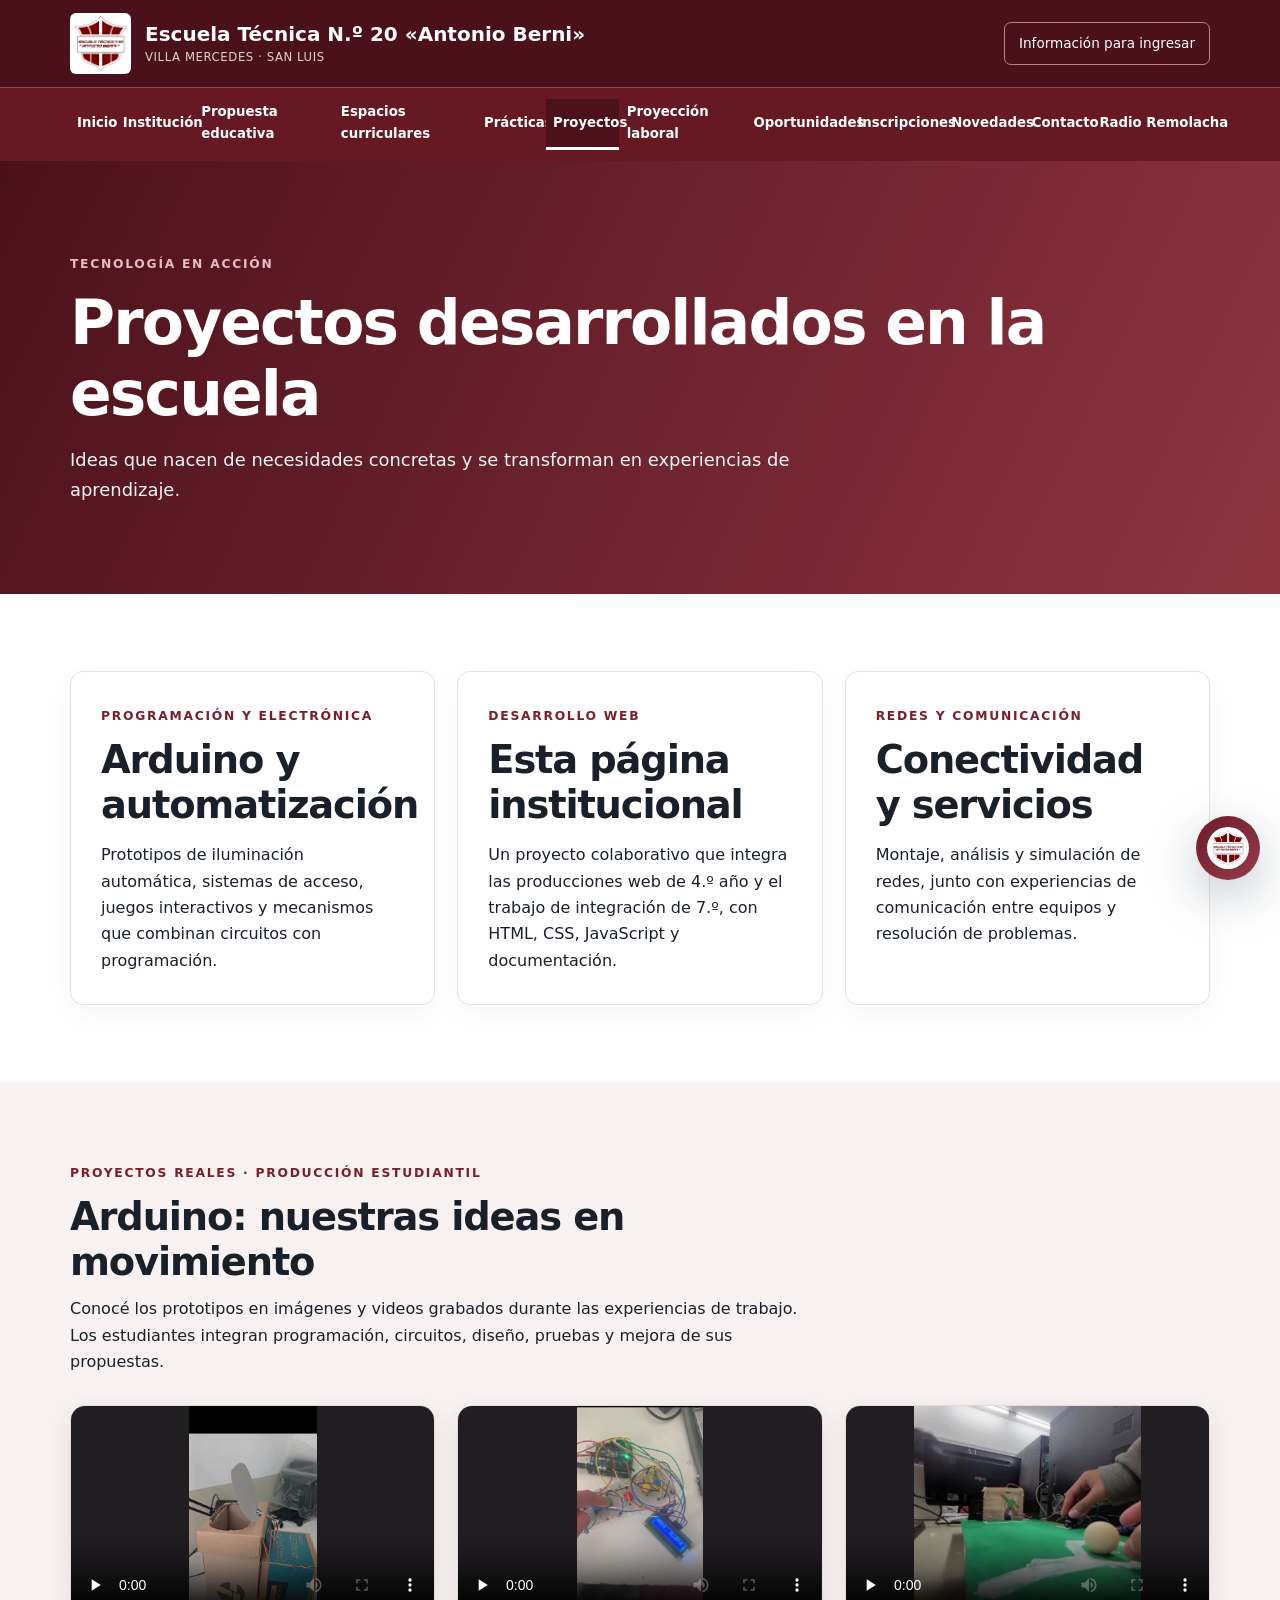
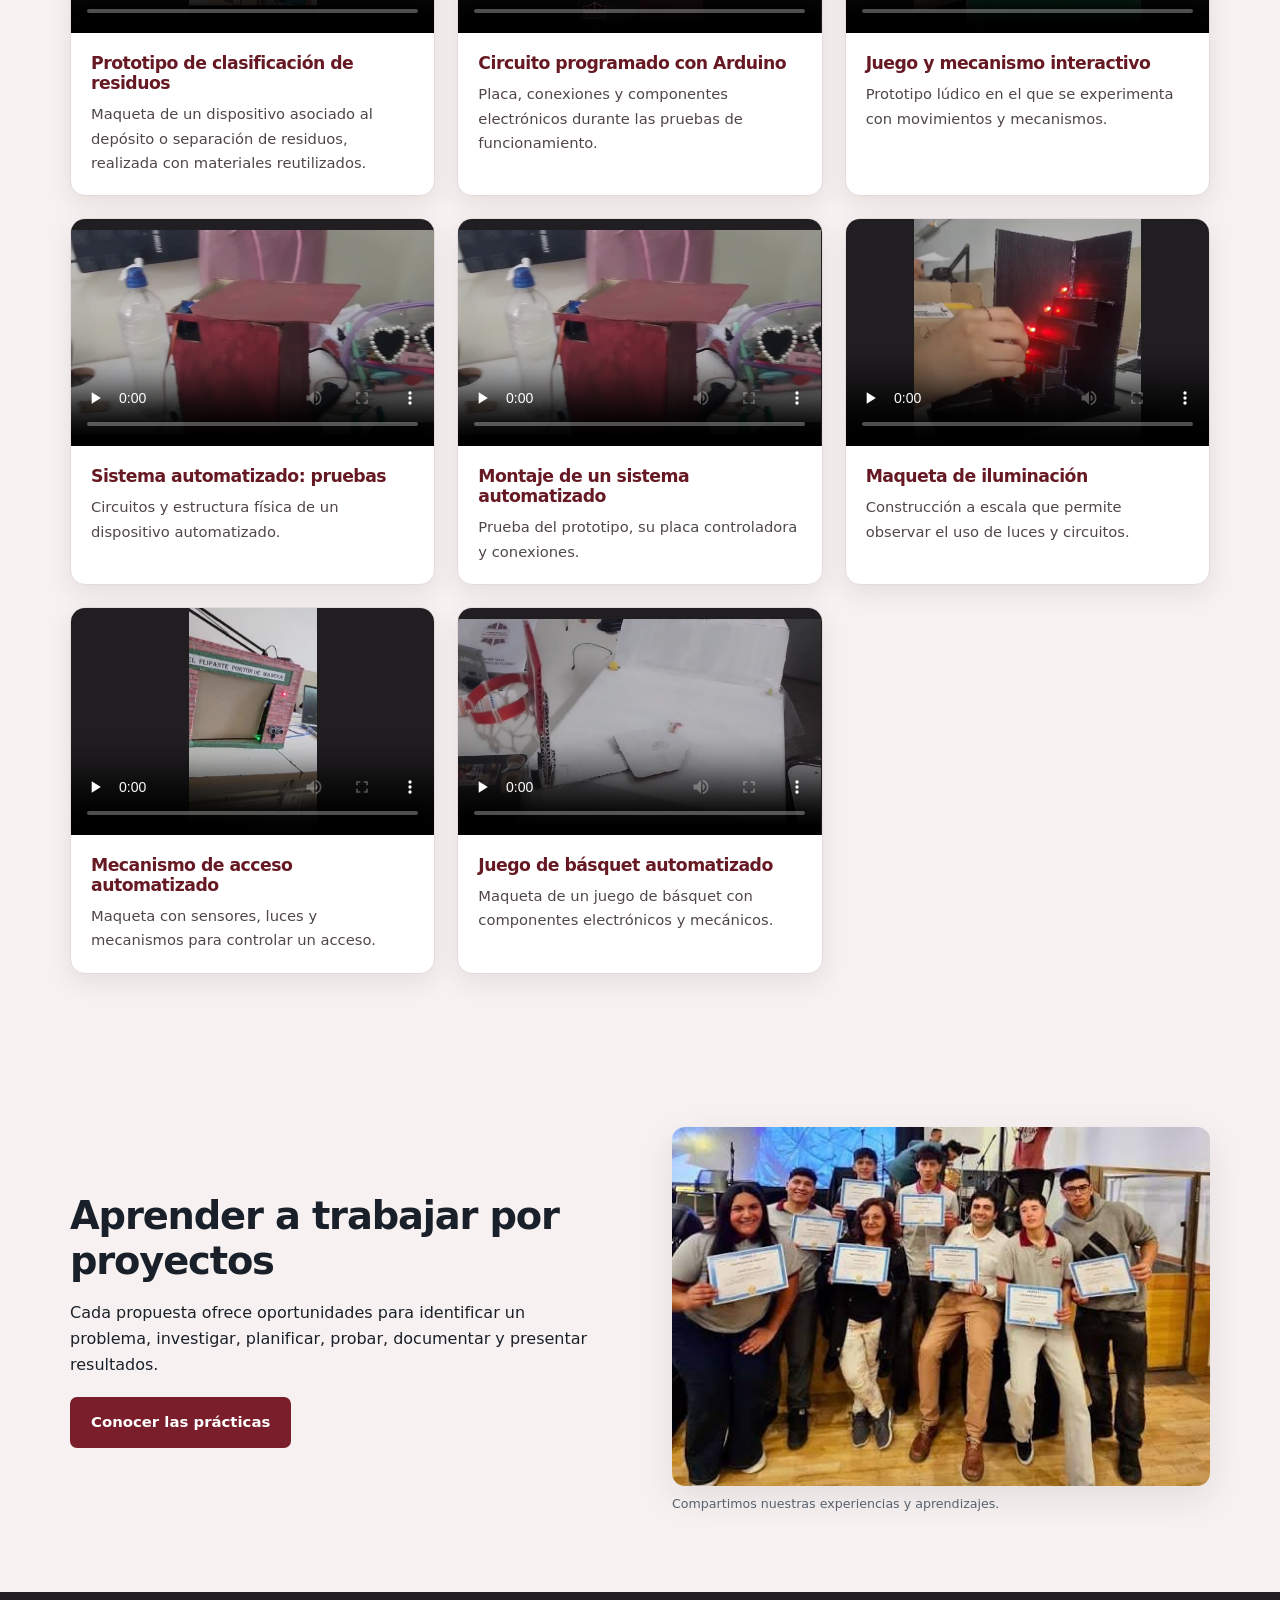
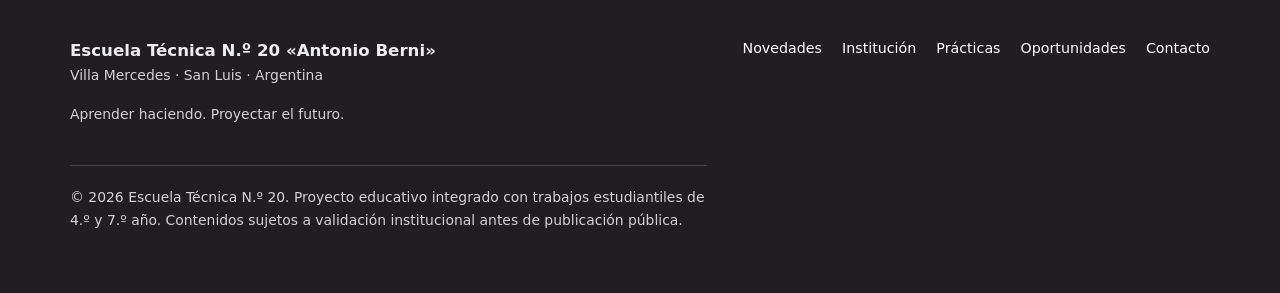
<file: proyectos.html>
<!DOCTYPE html>

<html lang="es-AR"><head><meta charset="utf-8"/><meta content="width=device-width, initial-scale=1" name="viewport"/><meta content="Proyectos — Escuela Técnica N.º 20 Antonio Berni de Villa Mercedes, San Luis." name="description"/><title>Proyectos | Escuela Técnica N.º 20 «Antonio Berni»</title><link href="img/escudo-et20.png" rel="icon"/><link href="css/base.css" rel="stylesheet"/><link href="css/componentes.css" rel="stylesheet"/><link href="css/sitio.css" rel="stylesheet"/><script defer="" src="js/sitio.js"></script><link href="css/bernibot.css" rel="stylesheet"/><script defer="True" src="js/bernibot-data.js"></script><script defer="True" src="js/bernibot.js"></script><script defer="" src="js/novedades-config.js"></script><script defer="" src="js/novedades-local.js"></script><script defer="" src="js/novedades.js"></script></head><body><a class="saltar-contenido" href="#contenido">Saltar al contenido</a><header class="encabezado"><div class="contenedor encabezado-superior"><a aria-label="Volver a Inicio" href="index.html"><img alt="Escudo de la Escuela Técnica N.º 20 Antonio Berni" class="logo" src="img/escudo-et20.png"/></a><div class="marca">Escuela Técnica N.º 20 «Antonio Berni»<small>Villa Mercedes · San Luis</small></div><a class="top-action" href="inscripciones.html">Información para ingresar</a></div><nav aria-label="Menú principal" class="navegacion"><div class="contenedor navegacion-barra"><button aria-controls="menu-principal" aria-expanded="false" class="menu-boton" data-menu-toggle="" type="button">☰ Menú</button><ul class="menu-lista" data-nav-links="" id="menu-principal"><li><a href="index.html">Inicio</a></li><li><a href="institucion.html">Institución</a></li><li><a href="nivel-educativo.html">Propuesta educativa</a></li><li><a href="materias.html">Espacios curriculares</a></li><li><a href="practicas.html">Prácticas</a></li><li><a aria-current="page" class="activo" href="proyectos.html">Proyectos</a></li><li><a href="salidas-laborales.html">Proyección laboral</a></li><li><a href="becas.html">Oportunidades</a></li><li><a href="inscripciones.html">Inscripciones</a></li><li><a href="novedades.html">Novedades</a></li><li><a href="contacto.html">Contacto</a></li><li><a href="radio.html">Radio Remolacha</a></li></ul></div></nav></header><main id="contenido">
<section class="page-head"><div class="contenedor"><span class="eyebrow">TECNOLOGÍA EN ACCIÓN</span><h1>Proyectos desarrollados en la escuela</h1><p>Ideas que nacen de necesidades concretas y se transforman en experiencias de aprendizaje.</p></div></section>
<section class="section"><div class="contenedor cards cards-3"><article class="card"><span class="eyebrow burgundy">PROGRAMACIÓN Y ELECTRÓNICA</span><h2>Arduino y automatización</h2><p>Prototipos de iluminación automática, sistemas de acceso, juegos interactivos y mecanismos que combinan circuitos con programación.</p></article><article class="card"><span class="eyebrow burgundy">DESARROLLO WEB</span><h2>Esta página institucional</h2><p>Un proyecto colaborativo que integra las producciones web de 4.º año y el trabajo de integración de 7.º, con HTML, CSS, JavaScript y documentación.</p></article><article class="card"><span class="eyebrow burgundy">REDES Y COMUNICACIÓN</span><h2>Conectividad y servicios</h2><p>Montaje, análisis y simulación de redes, junto con experiencias de comunicación entre equipos y resolución de problemas.</p></article></div></section>
<section aria-labelledby="titulo-galeria" class="section section-tint" id="galeria-arduino"><div class="contenedor"><div class="intro-section"><span class="eyebrow burgundy">PROYECTOS REALES · PRODUCCIÓN ESTUDIANTIL</span><h2 id="titulo-galeria">Arduino: nuestras ideas en movimiento</h2><p>Conocé los prototipos en imágenes y videos grabados durante las experiencias de trabajo. Los estudiantes integran programación, circuitos, diseño, pruebas y mejora de sus propuestas.</p></div><div class="arduino-gallery"><article class="arduino-card"><video aria-label="Video: Prototipo de clasificación de residuos" controls="" playsinline="" poster="img/proyectos/arduino-01.jpg" preload="none"><source src="img/proyectos/videos/arduino-01.mp4" type="video/mp4"/><p>Tu navegador no puede reproducir este video.</p></video><div class="arduino-card-body"><h3>Prototipo de clasificación de residuos</h3><p>Maqueta de un dispositivo asociado al depósito o separación de residuos, realizada con materiales reutilizados.</p></div></article><article class="arduino-card"><video aria-label="Video: Circuito programado con Arduino" controls="" playsinline="" poster="img/proyectos/arduino-02.jpg" preload="none"><source src="img/proyectos/videos/arduino-02.mp4" type="video/mp4"/><p>Tu navegador no puede reproducir este video.</p></video><div class="arduino-card-body"><h3>Circuito programado con Arduino</h3><p>Placa, conexiones y componentes electrónicos durante las pruebas de funcionamiento.</p></div></article><article class="arduino-card"><video aria-label="Video: Juego y mecanismo interactivo" controls="" playsinline="" poster="img/proyectos/arduino-03.jpg" preload="none"><source src="img/proyectos/videos/arduino-03.mp4" type="video/mp4"/><p>Tu navegador no puede reproducir este video.</p></video><div class="arduino-card-body"><h3>Juego y mecanismo interactivo</h3><p>Prototipo lúdico en el que se experimenta con movimientos y mecanismos.</p></div></article><article class="arduino-card"><video aria-label="Video: Sistema automatizado: pruebas" controls="" playsinline="" poster="img/proyectos/arduino-04.jpg" preload="none"><source src="img/proyectos/videos/arduino-04.mp4" type="video/mp4"/><p>Tu navegador no puede reproducir este video.</p></video><div class="arduino-card-body"><h3>Sistema automatizado: pruebas</h3><p>Circuitos y estructura física de un dispositivo automatizado.</p></div></article><article class="arduino-card"><video aria-label="Video: Montaje de un sistema automatizado" controls="" playsinline="" poster="img/proyectos/arduino-05.jpg" preload="none"><source src="img/proyectos/videos/arduino-05.mp4" type="video/mp4"/><p>Tu navegador no puede reproducir este video.</p></video><div class="arduino-card-body"><h3>Montaje de un sistema automatizado</h3><p>Prueba del prototipo, su placa controladora y conexiones.</p></div></article><article class="arduino-card"><video aria-label="Video: Maqueta de iluminación" controls="" playsinline="" poster="img/proyectos/arduino-06.jpg" preload="none"><source src="img/proyectos/videos/arduino-06.mp4" type="video/mp4"/><p>Tu navegador no puede reproducir este video.</p></video><div class="arduino-card-body"><h3>Maqueta de iluminación</h3><p>Construcción a escala que permite observar el uso de luces y circuitos.</p></div></article><article class="arduino-card"><video aria-label="Video: Mecanismo de acceso automatizado" controls="" playsinline="" poster="img/proyectos/arduino-07.jpg" preload="none"><source src="img/proyectos/videos/arduino-07.mp4" type="video/mp4"/><p>Tu navegador no puede reproducir este video.</p></video><div class="arduino-card-body"><h3>Mecanismo de acceso automatizado</h3><p>Maqueta con sensores, luces y mecanismos para controlar un acceso.</p></div></article><article class="arduino-card"><video aria-label="Video: Juego de básquet automatizado" controls="" playsinline="" poster="img/proyectos/arduino-08.jpg" preload="none"><source src="img/proyectos/videos/arduino-08.mp4" type="video/mp4"/><p>Tu navegador no puede reproducir este video.</p></video><div class="arduino-card-body"><h3>Juego de básquet automatizado</h3><p>Maqueta de un juego de básquet con componentes electrónicos y mecánicos.</p></div></article></div></div></section><section class="section section-tint"><div class="contenedor split"><div><h2>Aprender a trabajar por proyectos</h2><p>Cada propuesta ofrece oportunidades para identificar un problema, investigar, planificar, probar, documentar y presentar resultados.</p><a class="btn btn-primary" href="practicas.html">Conocer las prácticas</a></div><figure><img alt="Estudiantes que participaron en una actividad escolar con certificados" loading="lazy" src="img/comunidad-reconocimientos.jpg"/><figcaption>Compartimos nuestras experiencias y aprendizajes.</figcaption></figure></div></section>
</main><footer class="footer"><div class="contenedor"><div class="footer-grid"><div><strong>Escuela Técnica N.º 20 «Antonio Berni»</strong><p>Villa Mercedes · San Luis · Argentina</p><p>Aprender haciendo. Proyectar el futuro.</p></div><nav aria-label="Navegación del pie de página" class="footer-links"><a href="novedades.html">Novedades</a><a href="institucion.html">Institución</a><a href="practicas.html">Prácticas</a><a href="becas.html">Oportunidades</a><a href="contacto.html">Contacto</a></nav></div><p class="footer-credit">© <span data-year-current="">2026</span> Escuela Técnica N.º 20. Proyecto educativo integrado con trabajos estudiantiles de 4.º y 7.º año. Contenidos sujetos a validación institucional antes de publicación pública.</p></div></footer><div aria-hidden="true" aria-label="Fotografía ampliada" aria-modal="true" class="modal-backdrop" data-modal="" role="dialog"><div class="modal-inner"><button aria-label="Cerrar imagen" class="modal-close" type="button">×</button><img alt=""/><p data-modal-caption=""></p></div></div></body></html>
</file>
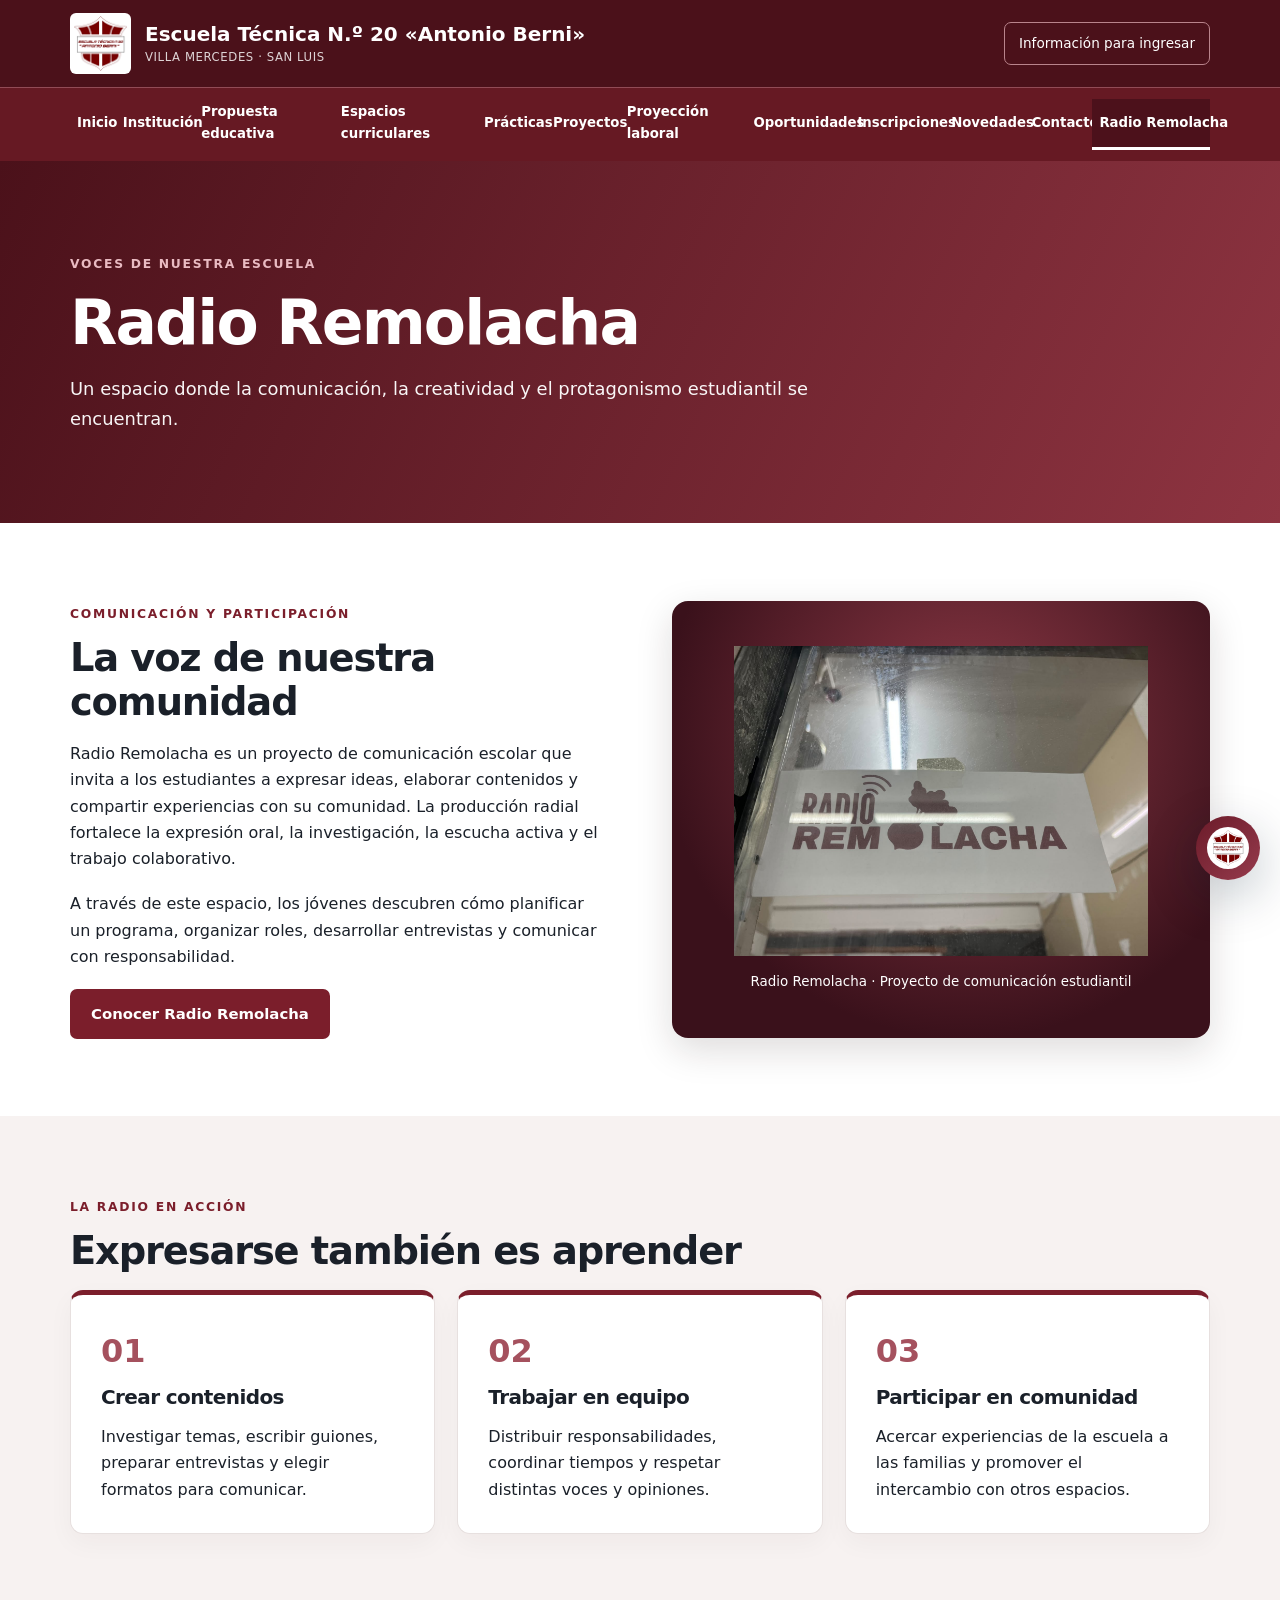
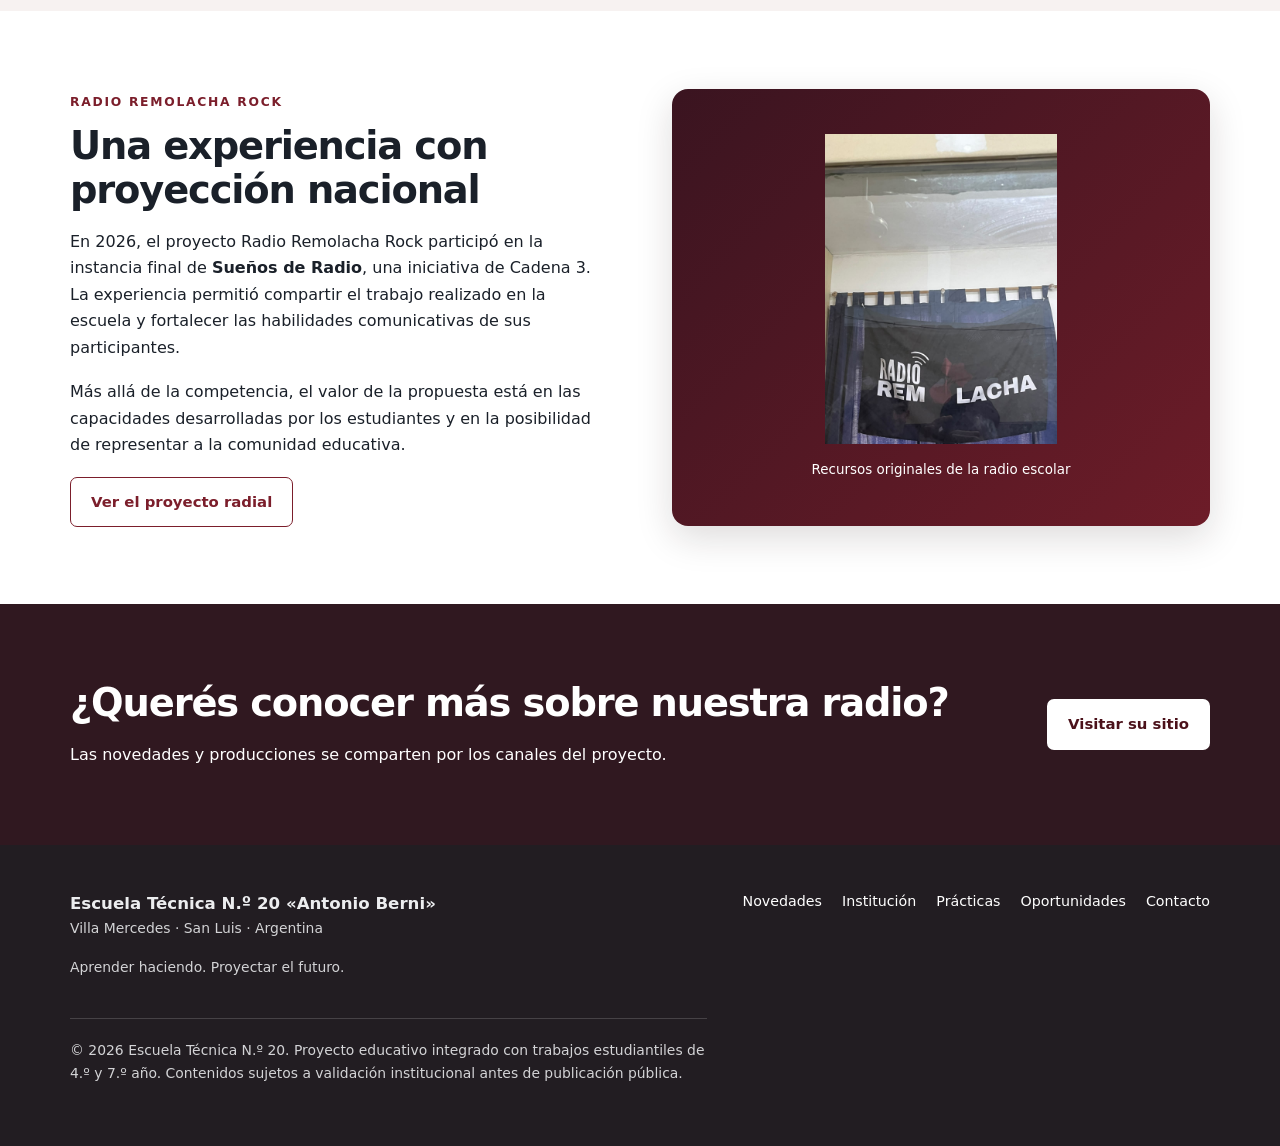
<file: radio.html>
<!DOCTYPE html>

<html lang="es-AR"><head><meta charset="utf-8"/><meta content="width=device-width, initial-scale=1" name="viewport"/><meta content="Radio Remolacha — Escuela Técnica N.º 20 Antonio Berni de Villa Mercedes, San Luis." name="description"/><title>Radio Remolacha | Escuela Técnica N.º 20 «Antonio Berni»</title><link href="img/escudo-et20.png" rel="icon"/><link href="css/base.css" rel="stylesheet"/><link href="css/componentes.css" rel="stylesheet"/><link href="css/sitio.css" rel="stylesheet"/><script defer="" src="js/sitio.js"></script><link href="css/bernibot.css" rel="stylesheet"/><script defer="True" src="js/bernibot-data.js"></script><script defer="True" src="js/bernibot.js"></script><script defer="" src="js/novedades-config.js"></script><script defer="" src="js/novedades-local.js"></script><script defer="" src="js/novedades.js"></script></head><body><a class="saltar-contenido" href="#contenido">Saltar al contenido</a><header class="encabezado"><div class="contenedor encabezado-superior"><a aria-label="Volver a Inicio" href="index.html"><img alt="Escudo de la Escuela Técnica N.º 20 Antonio Berni" class="logo" src="img/escudo-et20.png"/></a><div class="marca">Escuela Técnica N.º 20 «Antonio Berni»<small>Villa Mercedes · San Luis</small></div><a class="top-action" href="inscripciones.html">Información para ingresar</a></div><nav aria-label="Menú principal" class="navegacion"><div class="contenedor navegacion-barra"><button aria-controls="menu-principal" aria-expanded="false" class="menu-boton" data-menu-toggle="" type="button">☰ Menú</button><ul class="menu-lista" data-nav-links="" id="menu-principal"><li><a href="index.html">Inicio</a></li><li><a href="institucion.html">Institución</a></li><li><a href="nivel-educativo.html">Propuesta educativa</a></li><li><a href="materias.html">Espacios curriculares</a></li><li><a href="practicas.html">Prácticas</a></li><li><a href="proyectos.html">Proyectos</a></li><li><a href="salidas-laborales.html">Proyección laboral</a></li><li><a href="becas.html">Oportunidades</a></li><li><a href="inscripciones.html">Inscripciones</a></li><li><a href="novedades.html">Novedades</a></li><li><a href="contacto.html">Contacto</a></li><li><a aria-current="page" class="activo" href="radio.html">Radio Remolacha</a></li></ul></div></nav></header><main id="contenido"><section class="page-head"><div class="contenedor"><span class="eyebrow">VOCES DE NUESTRA ESCUELA</span><h1>Radio Remolacha</h1><p>Un espacio donde la comunicación, la creatividad y el protagonismo estudiantil se encuentran.</p></div></section>
<section class="section"><div class="contenedor split"><div><span class="eyebrow burgundy">COMUNICACIÓN Y PARTICIPACIÓN</span><h2>La voz de nuestra comunidad</h2><p>Radio Remolacha es un proyecto de comunicación escolar que invita a los estudiantes a expresar ideas, elaborar contenidos y compartir experiencias con su comunidad. La producción radial fortalece la expresión oral, la investigación, la escucha activa y el trabajo colaborativo.</p><p>A través de este espacio, los jóvenes descubren cómo planificar un programa, organizar roles, desarrollar entrevistas y comunicar con responsabilidad.</p><a class="btn btn-primary" href="https://escuelaberni.edu.ar/" rel="noopener noreferrer" target="_blank">Conocer Radio Remolacha</a></div><figure class="radio-brand-panel"><img alt="Identidad gráfica original de Radio Remolacha" decoding="async" loading="lazy" src="img/radio/radioRemolachaxd.png"/><figcaption>Radio Remolacha · Proyecto de comunicación estudiantil</figcaption></figure></div></section>
<section class="section section-tint"><div class="contenedor"><span class="eyebrow burgundy">LA RADIO EN ACCIÓN</span><h2>Expresarse también es aprender</h2><div class="cards cards-3"><article class="card feature"><span class="card-number">01</span><h3>Crear contenidos</h3><p>Investigar temas, escribir guiones, preparar entrevistas y elegir formatos para comunicar.</p></article><article class="card feature"><span class="card-number">02</span><h3>Trabajar en equipo</h3><p>Distribuir responsabilidades, coordinar tiempos y respetar distintas voces y opiniones.</p></article><article class="card feature"><span class="card-number">03</span><h3>Participar en comunidad</h3><p>Acercar experiencias de la escuela a las familias y promover el intercambio con otros espacios.</p></article></div></div></section>
<section class="section"><div class="contenedor split"><div><span class="eyebrow burgundy">RADIO REMOLACHA ROCK</span><h2>Una experiencia con proyección nacional</h2><p>En 2026, el proyecto Radio Remolacha Rock participó en la instancia final de <strong>Sueños de Radio</strong>, una iniciativa de Cadena 3. La experiencia permitió compartir el trabajo realizado en la escuela y fortalecer las habilidades comunicativas de sus participantes.</p><p>Más allá de la competencia, el valor de la propuesta está en las capacidades desarrolladas por los estudiantes y en la posibilidad de representar a la comunidad educativa.</p><a class="btn btn-outline-vino" href="https://escuelaberni.edu.ar/" rel="noopener noreferrer" target="_blank">Ver el proyecto radial</a></div><figure class="radio-brand-panel radio-brand-secondary"><img alt="Bandera gráfica de Radio Remolacha" decoding="async" loading="lazy" src="img/radio/banderaRemolacha.png"/><figcaption>Recursos originales de la radio escolar</figcaption></figure></div></section>
<section class="section section-dark"><div class="contenedor cta"><div><h2>¿Querés conocer más sobre nuestra radio?</h2><p>Las novedades y producciones se comparten por los canales del proyecto.</p></div><a class="btn btn-light" href="https://escuelaberni.edu.ar/" rel="noopener noreferrer" target="_blank">Visitar su sitio</a></div></section></main><footer class="footer"><div class="contenedor"><div class="footer-grid"><div><strong>Escuela Técnica N.º 20 «Antonio Berni»</strong><p>Villa Mercedes · San Luis · Argentina</p><p>Aprender haciendo. Proyectar el futuro.</p></div><nav aria-label="Navegación del pie de página" class="footer-links"><a href="novedades.html">Novedades</a><a href="institucion.html">Institución</a><a href="practicas.html">Prácticas</a><a href="becas.html">Oportunidades</a><a href="contacto.html">Contacto</a></nav></div><p class="footer-credit">© <span data-year-current="">2026</span> Escuela Técnica N.º 20. Proyecto educativo integrado con trabajos estudiantiles de 4.º y 7.º año. Contenidos sujetos a validación institucional antes de publicación pública.</p></div></footer><div aria-hidden="true" aria-label="Fotografía ampliada" aria-modal="true" class="modal-backdrop" data-modal="" role="dialog"><div class="modal-inner"><button aria-label="Cerrar imagen" class="modal-close" type="button">×</button><img alt=""/><p data-modal-caption=""></p></div></div></body></html>
</file>
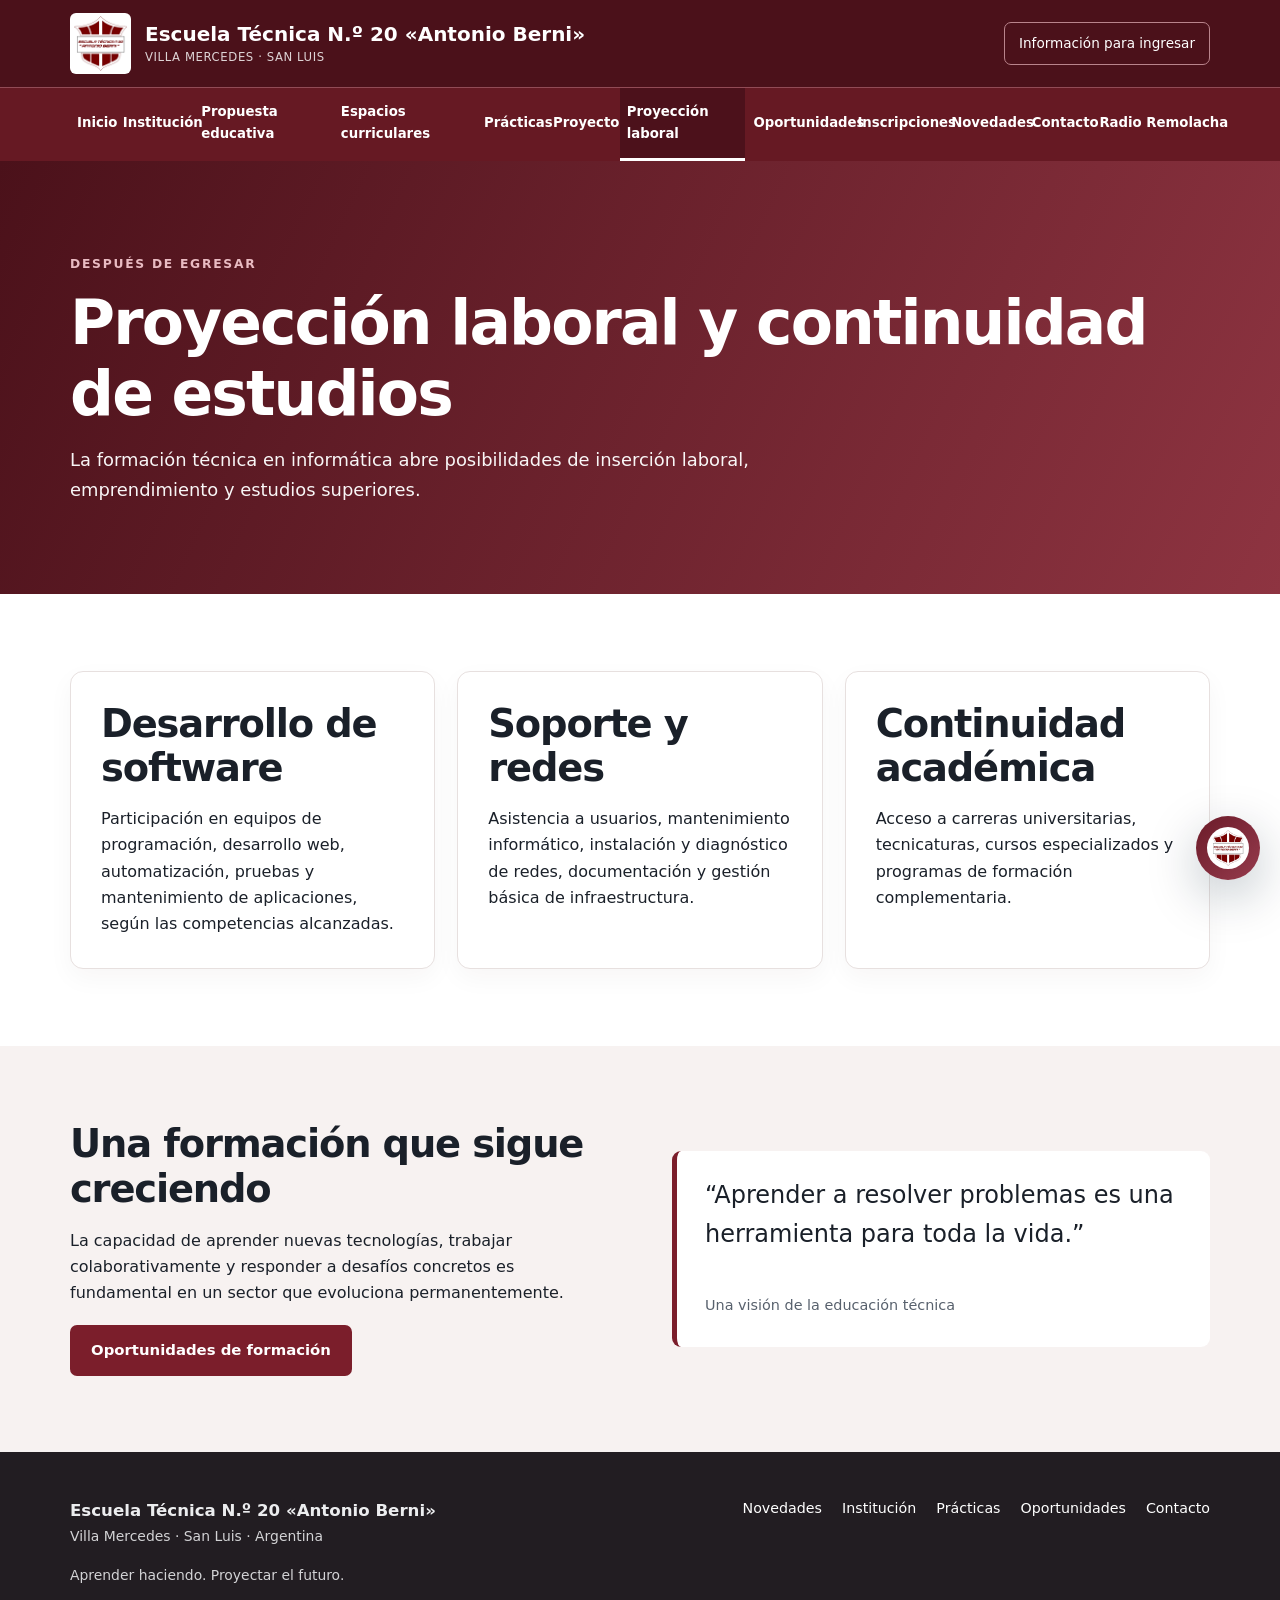
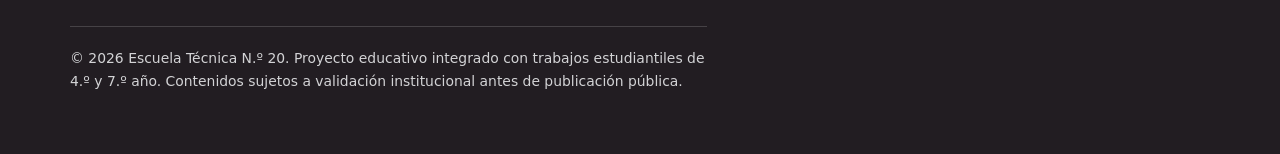
<file: salidas-laborales.html>
<!DOCTYPE html>

<html lang="es-AR"><head><meta charset="utf-8"/><meta content="width=device-width, initial-scale=1" name="viewport"/><meta content="Proyección laboral — Escuela Técnica N.º 20 Antonio Berni de Villa Mercedes, San Luis." name="description"/><title>Proyección laboral | Escuela Técnica N.º 20 «Antonio Berni»</title><link href="img/escudo-et20.png" rel="icon"/><link href="css/base.css" rel="stylesheet"/><link href="css/componentes.css" rel="stylesheet"/><link href="css/sitio.css" rel="stylesheet"/><script defer="" src="js/sitio.js"></script><link href="css/bernibot.css" rel="stylesheet"/><script defer="True" src="js/bernibot-data.js"></script><script defer="True" src="js/bernibot.js"></script><script defer="" src="js/novedades-config.js"></script><script defer="" src="js/novedades-local.js"></script><script defer="" src="js/novedades.js"></script></head><body><a class="saltar-contenido" href="#contenido">Saltar al contenido</a><header class="encabezado"><div class="contenedor encabezado-superior"><a aria-label="Volver a Inicio" href="index.html"><img alt="Escudo de la Escuela Técnica N.º 20 Antonio Berni" class="logo" src="img/escudo-et20.png"/></a><div class="marca">Escuela Técnica N.º 20 «Antonio Berni»<small>Villa Mercedes · San Luis</small></div><a class="top-action" href="inscripciones.html">Información para ingresar</a></div><nav aria-label="Menú principal" class="navegacion"><div class="contenedor navegacion-barra"><button aria-controls="menu-principal" aria-expanded="false" class="menu-boton" data-menu-toggle="" type="button">☰ Menú</button><ul class="menu-lista" data-nav-links="" id="menu-principal"><li><a href="index.html">Inicio</a></li><li><a href="institucion.html">Institución</a></li><li><a href="nivel-educativo.html">Propuesta educativa</a></li><li><a href="materias.html">Espacios curriculares</a></li><li><a href="practicas.html">Prácticas</a></li><li><a href="proyectos.html">Proyectos</a></li><li><a aria-current="page" class="activo" href="salidas-laborales.html">Proyección laboral</a></li><li><a href="becas.html">Oportunidades</a></li><li><a href="inscripciones.html">Inscripciones</a></li><li><a href="novedades.html">Novedades</a></li><li><a href="contacto.html">Contacto</a></li><li><a href="radio.html">Radio Remolacha</a></li></ul></div></nav></header><main id="contenido">
<section class="page-head"><div class="contenedor"><span class="eyebrow">DESPUÉS DE EGRESAR</span><h1>Proyección laboral y continuidad de estudios</h1><p>La formación técnica en informática abre posibilidades de inserción laboral, emprendimiento y estudios superiores.</p></div></section>
<section class="section"><div class="contenedor cards cards-3"><article class="card"><h2>Desarrollo de software</h2><p>Participación en equipos de programación, desarrollo web, automatización, pruebas y mantenimiento de aplicaciones, según las competencias alcanzadas.</p></article><article class="card"><h2>Soporte y redes</h2><p>Asistencia a usuarios, mantenimiento informático, instalación y diagnóstico de redes, documentación y gestión básica de infraestructura.</p></article><article class="card"><h2>Continuidad académica</h2><p>Acceso a carreras universitarias, tecnicaturas, cursos especializados y programas de formación complementaria.</p></article></div></section>
<section class="section section-tint"><div class="contenedor split"><div><h2>Una formación que sigue creciendo</h2><p>La capacidad de aprender nuevas tecnologías, trabajar colaborativamente y responder a desafíos concretos es fundamental en un sector que evoluciona permanentemente.</p><a class="btn btn-primary" href="becas.html">Oportunidades de formación</a></div><div class="quote-card"><p>“Aprender a resolver problemas es una herramienta para toda la vida.”</p><span>Una visión de la educación técnica</span></div></div></section>
</main><footer class="footer"><div class="contenedor"><div class="footer-grid"><div><strong>Escuela Técnica N.º 20 «Antonio Berni»</strong><p>Villa Mercedes · San Luis · Argentina</p><p>Aprender haciendo. Proyectar el futuro.</p></div><nav aria-label="Navegación del pie de página" class="footer-links"><a href="novedades.html">Novedades</a><a href="institucion.html">Institución</a><a href="practicas.html">Prácticas</a><a href="becas.html">Oportunidades</a><a href="contacto.html">Contacto</a></nav></div><p class="footer-credit">© <span data-year-current="">2026</span> Escuela Técnica N.º 20. Proyecto educativo integrado con trabajos estudiantiles de 4.º y 7.º año. Contenidos sujetos a validación institucional antes de publicación pública.</p></div></footer><div aria-hidden="true" aria-label="Fotografía ampliada" aria-modal="true" class="modal-backdrop" data-modal="" role="dialog"><div class="modal-inner"><button aria-label="Cerrar imagen" class="modal-close" type="button">×</button><img alt=""/><p data-modal-caption=""></p></div></div></body></html>
</file>
<file: css/base.css>
:root {
  --color-principal: #7B1E2B;
  --color-principal-oscuro: #5E141E;
  --color-base: #4B4F56;
  --color-base-claro: #F1F2F4;
  --color-fondo: #FFFFFF;
  --color-detalle: #1F5FA8;
  --color-texto: #22252A;
  --esp-1: 8px;
  --esp-2: 16px;
  --esp-3: 24px;
  --esp-4: 32px;
  --esp-5: 48px;
  --radio: 8px;
  --ancho: 1100px;
}
* { box-sizing: border-box; }
html { scroll-behavior: smooth; }
body {
  margin: 0;
  font-family: Arial, Helvetica, sans-serif;
  color: var(--color-texto);
  background: var(--color-fondo);
  font-size: 16px;
  line-height: 1.6;
}
img { max-width: 100%; display: block; }
a { color: var(--color-detalle); }
a:focus, button:focus, input:focus, select:focus, textarea:focus {
  outline: 3px solid var(--color-detalle);
  outline-offset: 2px;
}
.contenedor { width: min(var(--ancho), calc(100% - 32px)); margin: 0 auto; }
main { min-height: 60vh; }
h1 { font-size: 32px; line-height: 1.2; color: var(--color-principal); margin: 0 0 var(--esp-3); }
h2 { font-size: 24px; line-height: 1.3; margin: 0 0 var(--esp-2); }
h3 { font-size: 19px; line-height: 1.3; margin: 0 0 var(--esp-2); }
p { margin: 0 0 var(--esp-2); }
.texto-secundario { color: var(--color-base); font-size: 14px; }
.saltar-contenido { position: absolute; left: -9999px; }
.saltar-contenido:focus { left: 16px; top: 16px; z-index: 1000; background: white; padding: 8px 16px; }
@media (max-width: 1024px) { .contenedor { width: min(var(--ancho), calc(100% - 32px)); } }
@media (max-width: 768px) { h1 { font-size: 28px; } .contenedor { width: min(var(--ancho), calc(100% - 24px)); } }
@media (max-width: 480px) { h1 { font-size: 26px; } body { font-size: 15px; } }
</file>
<file: css/componentes.css>
.encabezado { background: var(--color-principal); color: #FFFFFF; }
.encabezado-superior { display:flex; align-items:center; gap:16px; padding:16px 0; }
.logo { width:56px; height:56px; border-radius:8px; background:#FFFFFF; }
.marca { color:#FFFFFF; font-weight:700; font-size:20px; line-height:1.2; }
.marca small { display:block; font-size:13px; font-weight:400; opacity:.9; }
.navegacion { border-top:1px solid rgba(255,255,255,.22); }
.navegacion-barra { display:flex; align-items:center; justify-content:space-between; gap:16px; }
.menu-boton { display:none; background:transparent; color:#FFFFFF; border:2px solid #FFFFFF; border-radius:8px; padding:8px 12px; cursor:pointer; }
.menu-lista { display:flex; align-items:center; gap:4px; list-style:none; padding:0; margin:0; }
.menu-lista a, .menu-desplegable-boton {
  display:block; padding:12px 10px; color:#FFFFFF; text-decoration:none; background:transparent; border:0; font:inherit; cursor:pointer;
}
.menu-lista a:hover, .menu-desplegable-boton:hover, .menu-lista a.activo { background:var(--color-principal-oscuro); }
.menu-desplegable { position:relative; }
.submenu { display:none; position:absolute; top:100%; left:0; min-width:210px; background:#FFFFFF; border:1px solid #ddd; border-radius:8px; padding:8px; z-index:50; box-shadow:0 8px 24px rgba(0,0,0,.12); }
.menu-desplegable:hover .submenu, .menu-desplegable:focus-within .submenu { display:block; }
.submenu a { color:var(--color-texto); }
.submenu a:hover { color:#FFFFFF; }
.boton-primario, .boton-secundario {
  display:inline-block; border-radius:8px; padding:12px 24px; font-weight:700; text-decoration:none; cursor:pointer; transition:.2s;
}
.boton-primario { background:var(--color-principal); color:#FFFFFF; border:2px solid var(--color-principal); }
.boton-primario:hover { background:var(--color-principal-oscuro); border-color:var(--color-principal-oscuro); }
.boton-secundario { background:transparent; border:2px solid var(--color-principal); color:var(--color-principal); }
.boton-secundario:hover { background:var(--color-principal); color:#FFFFFF; }
.tarjetas { display:grid; grid-template-columns:repeat(3,1fr); gap:24px; }
.tarjeta { background:#FFFFFF; border:1px solid #F1F2F4; border-radius:8px; box-shadow:0 4px 14px rgba(34,37,42,.08); padding:16px; }
.tarjeta h3 a { text-decoration:none; color:var(--color-texto); }
.galeria { display:grid; grid-template-columns:repeat(3,1fr); gap:16px; }
.galeria button { border:0; padding:0; background:none; cursor:pointer; }
.galeria img { width:100%; aspect-ratio:16/9; object-fit:cover; border-radius:8px; }
.galeria figcaption { font-size:14px; color:var(--color-base); margin-top:8px; text-align:left; }
.modal-galeria { display:none; position:fixed; inset:0; background:rgba(0,0,0,.8); z-index:200; align-items:center; justify-content:center; padding:24px; }
.modal-galeria.abierto { display:flex; }
.modal-galeria img { max-height:85vh; max-width:90vw; border-radius:8px; }
.modal-cerrar { position:absolute; top:16px; right:20px; background:#FFFFFF; border:0; border-radius:50%; width:44px; height:44px; font-size:28px; cursor:pointer; }
.formulario { max-width:600px; margin:0 auto; background:#FFFFFF; border:1px solid #F1F2F4; box-shadow:0 4px 14px rgba(34,37,42,.08); border-radius:8px; padding:24px; }
.campo { margin-bottom:16px; }
.campo label { display:block; font-weight:700; margin-bottom:8px; }
.campo input, .campo select, .campo textarea { width:100%; border:1px solid var(--color-base); border-radius:8px; padding:12px; font:inherit; }
.error { color:var(--color-principal); font-size:14px; min-height:20px; display:block; }
.exito { padding:16px; border-radius:8px; background:#EAF4EC; border:1px solid #5A8D62; margin-bottom:16px; }
.pie { margin-top:48px; background:var(--color-base); color:#FFFFFF; padding:32px 0; }
.pie a { color:#FFFFFF; }
.acordeon-boton { width:100%; text-align:left; background:#FFFFFF; border:1px solid #ddd; border-radius:8px; padding:16px; font:inherit; font-weight:700; cursor:pointer; }
.acordeon-contenido { display:none; padding:16px; background:var(--color-base-claro); border-radius:0 0 8px 8px; }
.acordeon-contenido.abierto { display:block; }
.pestanas { display:flex; flex-wrap:wrap; gap:8px; margin-bottom:24px; }
.pestana { border:2px solid var(--color-principal); background:#FFFFFF; color:var(--color-principal); padding:8px 16px; border-radius:8px; cursor:pointer; font-weight:700; }
.pestana.activa, .pestana:hover { background:var(--color-principal); color:#FFFFFF; }
.tabla-responsive { overflow-x:auto; }
table { width:100%; border-collapse:collapse; }
th, td { border:1px solid #ddd; padding:12px; text-align:left; vertical-align:top; }
th { background:var(--color-base-claro); }
.chatbot-burbuja { position:fixed; right:24px; bottom:24px; width:58px; height:58px; border:0; border-radius:50%; background:var(--color-principal); color:#FFFFFF; font-size:24px; cursor:pointer; box-shadow:0 5px 18px rgba(0,0,0,.25); z-index:100; }
.chatbot-ventana { display:none; position:fixed; right:24px; bottom:92px; width:min(360px, calc(100% - 32px)); background:#FFFFFF; border:1px solid #ddd; border-radius:8px; box-shadow:0 10px 30px rgba(0,0,0,.2); z-index:100; overflow:hidden; }
.chatbot-ventana.abierto { display:block; }
.chatbot-cabecera { background:var(--color-principal); color:#FFFFFF; padding:16px; display:flex; justify-content:space-between; align-items:center; }
.chatbot-cuerpo { padding:16px; max-height:430px; overflow:auto; }
.pregunta { width:100%; margin-bottom:8px; text-align:left; border:1px solid #ddd; background:#FFFFFF; padding:10px; border-radius:8px; cursor:pointer; }
.respuesta { background:var(--color-base-claro); border-radius:8px; padding:12px; margin-top:12px; }
.hero { min-height:520px; display:flex; align-items:center; background:var(--color-base-claro) url('../img/hero/hero-escuela.svg') center/cover no-repeat; }
.hero-contenido { width:100%; text-align:center; padding:48px 16px; }
.hero h1 { color:var(--color-principal); background:rgba(255,255,255,.92); display:inline-block; padding:12px 20px; border-radius:8px; }
.hero p { max-width:720px; margin:0 auto 24px; background:rgba(255,255,255,.92); padding:12px 16px; border-radius:8px; font-size:19px; }
.seccion { padding:48px 0; }
.seccion-alterna { background:var(--color-base-claro); }
.bloque-dos-columnas { display:grid; grid-template-columns:1fr 1fr; gap:32px; align-items:center; }
.imagen-redondeada { border-radius:8px; width:100%; aspect-ratio:16/9; object-fit:cover; }
.linea-tiempo { border-left:3px solid var(--color-principal); padding-left:24px; }
.hito { margin-bottom:24px; position:relative; }
.hito::before { content:""; width:12px; height:12px; background:var(--color-principal); border-radius:50%; position:absolute; left:-31px; top:8px; }
.numero-pasos { counter-reset:paso; list-style:none; padding:0; }
.numero-pasos li { counter-increment:paso; margin-bottom:16px; padding:16px 16px 16px 56px; background:#FFFFFF; border-radius:8px; border:1px solid #eee; position:relative; }
.numero-pasos li::before { content:counter(paso); position:absolute; left:16px; top:12px; width:28px; height:28px; border-radius:50%; background:var(--color-principal); color:#FFFFFF; display:flex; align-items:center; justify-content:center; font-weight:700; }
.mapa { width:100%; min-height:380px; border:0; border-radius:8px; }
@media (max-width:768px) {
  .menu-boton { display:block; }
  .menu-lista { display:none; flex-direction:column; align-items:stretch; width:100%; padding:8px 0; }
  .menu-lista.abierto { display:flex; }
  .navegacion-barra { flex-wrap:wrap; }
  .menu-desplegable .submenu { position:static; box-shadow:none; border:0; padding-left:16px; }
  .menu-desplegable:hover .submenu, .menu-desplegable:focus-within .submenu { display:block; }
  .tarjetas, .galeria, .bloque-dos-columnas { grid-template-columns:1fr; }
}
@media (max-width:480px) {
  .hero { min-height:460px; }
  .chatbot-burbuja { right:16px; bottom:16px; }
  .chatbot-ventana { right:16px; bottom:84px; }
}
</file>
<file: css/sitio.css>
/* Identidad visual ET20 — capa de mejora sobre los estilos de la carpeta base de Drive. */
:root{--vino:#7B1E2B;--vino-dark:#4b111a;--ink:#1a2029;--muted:#58616d;--paper:#fff;--tint:#f7f2f1;--blue:#1F5FA8;--line:#e7e0df}
*,*:before,*:after{box-sizing:border-box}html{scroll-behavior:smooth}body{margin:0;color:var(--ink);background:#fff;font:16px/1.65 system-ui,-apple-system,"Segoe UI",Arial,sans-serif;min-width:0}img{max-width:100%;display:block}a{color:var(--vino)}a:hover{text-decoration:underline}button{font:inherit}h1,h2,h3{line-height:1.16;letter-spacing:-.03em}h1{font-size:clamp(2.3rem,4.8vw,4.5rem);color:inherit}h2{font-size:clamp(1.7rem,3vw,2.75rem);color:var(--ink)}h3{font-size:1.25rem;color:var(--ink)}p{max-width:72ch}p,ul{margin:0 0 1.15em}.contenedor{width:min(1140px,calc(100% - 44px));margin-inline:auto}.saltar-contenido{position:absolute;left:-9999px}.saltar-contenido:focus{left:12px;top:12px;z-index:300;background:#fff;padding:12px;color:#111}
.encabezado{background:var(--vino-dark);color:#fff}.encabezado-superior{display:flex;align-items:center;gap:14px;padding:13px 0}.encabezado-superior .logo{width:61px;height:61px;object-fit:contain;border-radius:6px;padding:3px;background:#fff}.marca{font-size:clamp(1rem,2vw,1.25rem);font-weight:800;line-height:1.2;color:#fff}.marca small{display:block;font-weight:400;opacity:.82;font-size:.73rem;letter-spacing:.05em;text-transform:uppercase;margin-top:4px}.top-action{margin-left:auto;color:white;border:1px solid #b9848c;border-radius:7px;text-decoration:none;padding:9px 14px;font-size:.85rem;white-space:nowrap}.top-action:hover{background:#fff;color:var(--vino-dark)}.navegacion{background:#661923;border-top:1px solid #924b56}.navegacion-barra{display:flex;align-items:center}.menu-boton{display:none;color:white;padding:10px 14px;border:1px solid #fff;border-radius:7px;background:transparent;cursor:pointer}.menu-lista{width:100%;display:flex;justify-content:space-between;align-items:center;gap:1px;list-style:none;margin:0;padding:0}.menu-lista>li{min-width:0}.menu-lista a{display:block;padding:13px 7px;color:#fff;text-decoration:none;font-size:.83rem;font-weight:600;border-bottom:3px solid transparent}.menu-lista a:hover,.menu-lista a.activo{background:#4c111b;border-color:#fff}.menu-lista li:last-child a{white-space:nowrap}
main{min-height:50vh}.hero{background:linear-gradient(90deg,rgba(22,19,23,.82),rgba(33,19,24,.29)),url('../img/fachada-et20.jpg') 50% 50%/cover no-repeat;min-height:min(68vh,640px);display:flex;align-items:center}.hero-overlay{width:100%;padding:80px 0}.hero-texto{color:white}.hero h1{color:#fff;font-size:clamp(2.8rem,6.3vw,5.3rem);margin:13px 0 20px;background:none;padding:0;text-align:left}.hero p{color:#fff;font-size:clamp(1rem,2vw,1.22rem);line-height:1.6;max-width:660px;background:none;padding:0;margin:0 0 24px}.eyebrow{font-size:.77rem;letter-spacing:.14em;text-transform:uppercase;font-weight:800;color:#fff;display:inline-block;margin-bottom:12px}.eyebrow.burgundy{color:var(--vino)}.acciones{display:flex;flex-wrap:wrap;gap:12px}.btn{display:inline-flex;justify-content:center;align-items:center;min-height:45px;padding:12px 20px;border-radius:7px;text-decoration:none;font-weight:700;font-size:.93rem;border:1px solid transparent}.btn:hover{text-decoration:none;transform:translateY(-1px)}.btn-primary{background:var(--vino);color:#fff}.btn-primary:hover{background:var(--vino-dark);color:#fff}.btn-light{background:#fff;color:var(--vino-dark)}.btn-outline-white{border-color:#fff;color:white;background:transparent}.btn-outline-white:hover{background:#fff;color:var(--vino)}.section{padding:clamp(44px,6vw,84px) 0}.section-tint{background:var(--tint)}.section-dark{background:#301820;color:#fff}.section-dark h2,.section-dark p{color:#fff}.intro-section{max-width:740px;margin-bottom:30px}.intro-section h2{margin-bottom:12px}.cards{display:grid;gap:22px}.cards-3{grid-template-columns:repeat(3,minmax(0,1fr))}.cards-2{grid-template-columns:repeat(2,minmax(0,1fr))}.card{padding:clamp(22px,3vw,30px);border:1px solid var(--line);border-radius:13px;background:#fff;box-shadow:0 9px 26px #3818210a}.card h2,.card h3{margin:0 0 15px}.card p:last-child{margin-bottom:0}.card.feature{border-top:5px solid var(--vino)}.card-number{font-size:2rem;font-weight:850;color:#a5515e;display:block;margin-bottom:8px}.text-link{font-weight:750;text-decoration:none}.split{display:grid;grid-template-columns:1fr 1fr;align-items:center;gap:clamp(24px,5vw,70px)}.split.image-first figure{order:0}.split figure{margin:0}.split img{width:100%;aspect-ratio:3/2;object-fit:cover;border-radius:13px;box-shadow:0 12px 35px #24181c18}.split figcaption{font-size:.79rem;color:var(--muted);margin-top:8px}.section-dark .cta{display:flex;justify-content:space-between;align-items:center;gap:25px}.cta p{margin:0}.cta a{flex-shrink:0}.page-head{color:#fff;background:linear-gradient(115deg,var(--vino-dark),#8e3441);padding:clamp(56px,7vw,94px) 0}.page-head h1{color:#fff;margin:0 0 16px}.page-head p{font-size:1.12rem;opacity:.96;max-width:750px;margin:0}.page-head .eyebrow{color:#e9bbc2}.timeline{border-left:3px solid var(--vino);margin-left:10px;padding-left:35px}.timeline article{position:relative;display:grid;grid-template-columns:90px 1fr;gap:20px;margin-bottom:27px}.timeline article:before{content:'';position:absolute;left:-44px;top:5px;width:15px;height:15px;border-radius:50%;background:var(--vino)}.timeline strong{color:var(--vino);font-size:1.1rem}.timeline h3{margin:0 0 8px}.timeline p{margin:0}.notice{background:#f8f1e8;border-left:5px solid #b26e29;padding:20px 24px;border-radius:8px;margin-bottom:30px}.notice p:last-child{margin:0}.small-note{font-size:.87rem;color:var(--muted);margin:24px 0}.step{display:inline-flex;width:35px;height:35px;align-items:center;justify-content:center;background:var(--vino);color:#fff;border-radius:50%;font-weight:800;margin-bottom:14px}.check-list{padding-left:20px}.check-list li{margin-bottom:11px}.year-tabs{display:flex;gap:8px;flex-wrap:wrap;margin:20px 0 28px}.year-tab{border:1px solid var(--vino);background:#fff;color:var(--vino);font-weight:750;padding:10px 18px;border-radius:9px;cursor:pointer}.year-tab.selected,.year-tab:hover{background:var(--vino);color:#fff}.year-tab:focus-visible{outline:3px solid #1F5FA8;outline-offset:2px}.radio-art{background:radial-gradient(circle at 70% 20%,#a34b58,#37131c 65%);border-radius:16px;min-height:300px;display:flex;flex-direction:column;justify-content:center;align-items:center;color:white;text-align:center;padding:30px}.sound-circle{font-size:3rem;border:2px solid #fff;border-radius:50%;width:90px;height:90px;margin-bottom:20px}.radio-art strong{font-size:2.7rem;line-height:1.02;letter-spacing:.03em}.radio-art span{font-size:.85rem;margin-top:20px}.quote-card{font-size:1.5rem;border-left:5px solid var(--vino);padding:25px 28px;background:#fff;border-radius:9px}.quote-card span{font-size:.9rem;color:var(--muted)}.image-button{border:0;background:none;padding:0;display:block;width:100%;cursor:zoom-in}.image-button img{width:100%}.modal-backdrop{position:fixed;inset:0;background:#090809de;z-index:900;display:none;justify-content:center;align-items:center;padding:25px}.modal-backdrop.open{display:flex}.modal-inner{width:min(920px,100%);position:relative}.modal-inner img{width:100%;max-height:80vh;object-fit:contain}.modal-inner p{color:white;margin:10px auto 0;max-width:70ch}.modal-close{position:absolute;top:-17px;right:-17px;border:none;background:white;border-radius:50%;height:42px;width:42px;font-size:26px;cursor:pointer}.footer{background:#221d22;color:#ecedef;padding:45px 0}.footer-grid{display:flex;gap:30px;justify-content:space-between;align-items:flex-start}.footer a{color:white}.footer p{font-size:.87rem;opacity:.88}.footer strong{font-size:1.04rem}.footer-links{display:flex;flex-wrap:wrap;gap:10px 20px}.footer-links a{text-decoration:none;font-size:.89rem}.footer-credit{border-top:1px solid #ffffff30;margin-top:23px;padding-top:20px;font-size:.77rem;opacity:.75}
@media(max-width:1000px){.menu-lista a{font-size:.76rem;padding:12px 4px}}@media(max-width:820px){.top-action{display:none}.menu-boton{display:block;margin:9px 0}.navegacion-barra{display:block}.menu-lista{display:none;flex-direction:column;align-items:stretch;padding:0 0 8px}.menu-lista.open{display:flex}.menu-lista a{font-size:.98rem;padding:11px 13px}.cards-3{grid-template-columns:repeat(2,minmax(0,1fr))}.hero{min-height:520px}}@media(max-width:650px){.contenedor{width:calc(100% - 32px)}.section{padding:45px 0}.cards-2,.cards-3,.split{grid-template-columns:1fr}.hero{background-position:52% center;min-height:520px}.hero-overlay{padding:55px 0}.hero h1{font-size:clamp(2.4rem,11vw,3.8rem)}.hero p{font-size:1rem}.timeline article{grid-template-columns:1fr;gap:5px}.section-dark .cta,.footer-grid{flex-direction:column;align-items:stretch}.split img{aspect-ratio:4/3}.radio-art{min-height:280px}.acciones{align-items:stretch}.acciones .btn{width:100%}.page-head{padding:56px 0}}@media(prefers-reduced-motion:reduce){html{scroll-behavior:auto}.btn:hover{transform:none}}
@media(max-width:380px){.radio-art strong{font-size:clamp(1.55rem,8vw,2.4rem)}.radio-art{padding:20px}}
.hero h1{display:block;max-width:940px;text-align:left}

.curricular-year-heading{color:#7b1e2b;margin:1.5rem 0 1rem}
.curricular-columns{display:grid;grid-template-columns:repeat(2,minmax(0,1fr));gap:1.25rem;margin:0 0 1.5rem}
.curricular-panel{background:#fff;border:1px solid #e6dee0;border-radius:16px;padding:1.2rem;min-width:0;box-shadow:0 5px 18px rgba(0,0,0,.04)}
.curricular-panel h3{color:#7b1e2b;margin-bottom:.8rem}
.curricular-list{padding-left:1.5rem;margin:0;line-height:1.7}
.curricular-list li{padding:.25rem 0;border-bottom:1px solid #f0ebed;overflow-wrap:anywhere}
.curricular-list li:last-child{border:0}
.year-tabs{flex-wrap:wrap}
@media(max-width:720px){.curricular-columns{grid-template-columns:1fr}.curricular-panel{padding:1rem}}

/* Radio Remolacha: integración de la gráfica entregada por los alumnos */
.radio-brand-panel{margin:0;background:radial-gradient(circle at 55% 30%,#8e3946 0%,#3a111b 72%);border-radius:16px;min-height:345px;padding:clamp(20px,4vw,45px);display:flex;flex-direction:column;justify-content:center;align-items:center;overflow:hidden;box-shadow:0 12px 36px rgba(35,19,23,.15)}
.radio-brand-panel img{width:min(100%,440px);height:auto;max-height:310px;object-fit:contain;border-radius:0;box-shadow:none;aspect-ratio:auto}
.radio-brand-panel figcaption{font-size:.84rem;text-align:center;color:#fff;margin-top:15px}
.radio-brand-secondary{background:linear-gradient(135deg,#3a1420,#6d1c28)}
.btn-outline-vino{color:var(--vino);border-color:var(--vino);background:transparent}.btn-outline-vino:hover{background:var(--vino);color:#fff}
@media(max-width:650px){.radio-brand-panel{min-height:260px;padding:25px}.radio-brand-panel img{max-height:230px}}

/* Galería institucional Arduino — se adapta a pantallas de cualquier tamaño */
.arduino-gallery{display:grid;grid-template-columns:repeat(3,minmax(0,1fr));gap:22px}.arduino-card{background:#fff;border:1px solid #e6dadd;border-radius:15px;overflow:hidden;box-shadow:0 8px 25px rgba(48,24,32,.09)}.arduino-card video,.arduino-card img{display:block;width:100%;aspect-ratio:16/10;object-fit:contain;background:#211e21}.arduino-card img{object-fit:cover}.arduino-card-body{padding:20px}.arduino-card-body h3{margin:0 0 9px;color:#661923;font-size:1.08rem}.arduino-card-body p{margin:0;color:#50464a;font-size:.92rem}.arduino-all{margin-top:24px}@media(max-width:850px){.arduino-gallery{grid-template-columns:repeat(2,minmax(0,1fr))}}@media(max-width:560px){.arduino-gallery{grid-template-columns:1fr}}

/* Novedades institucionales: tarjetas accesibles y responsivas */
.noticias-grid{display:grid;grid-template-columns:repeat(2,minmax(0,1fr));gap:1.5rem}.noticias-grid-home{grid-template-columns:repeat(3,minmax(0,1fr))}.noticia-card{display:flex;flex-direction:column;overflow:hidden;border-radius:18px;background:#fff;border:1px solid #e6dadd;box-shadow:0 8px 26px rgba(49,20,31,.08)}.noticia-imagen{display:block;overflow:hidden;background:#eee}.noticia-imagen img{display:block;width:100%;height:220px;object-fit:cover;transition:transform .25s ease}.noticia-imagen:hover img{transform:scale(1.025)}.noticia-contenido{padding:1.4rem;display:flex;flex:1;flex-direction:column;gap:.7rem}.noticia-contenido h3{font-size:1.22rem;line-height:1.3;color:#641c29;margin:0}.noticia-contenido p{margin:0 0 .5rem;line-height:1.6;color:#4e4347;flex:1}.noticia-meta{display:flex;flex-wrap:wrap;gap:.45rem 1rem;align-items:center;font-size:.78rem;color:#6a5260;text-transform:uppercase;letter-spacing:.045em;font-weight:700}.noticia-meta span{color:#8b2939}.noticias-ver-todas{margin-top:1.5rem}.novedades-aclaracion{margin-top:2rem;font-size:.9rem;color:#5c5055}@media(max-width:950px){.noticias-grid-home{grid-template-columns:repeat(2,minmax(0,1fr))}}@media(max-width:640px){.noticias-grid,.noticias-grid-home{grid-template-columns:1fr}.noticia-imagen img{height:210px}.noticia-contenido{padding:1.1rem}}@media(prefers-reduced-motion:reduce){.noticia-imagen img{transition:none}}
</file>
<file: css/contacto.css>
/* Contacto institucional: capa responsiva y accesible */
.contact-section{background:#faf7f6}.contact-quick-grid{display:grid;grid-template-columns:repeat(3,minmax(0,1fr));gap:14px;margin:25px 0 35px}.contact-quick{display:flex;gap:14px;align-items:center;padding:20px;background:white;border:1px solid #e7dfe0;border-radius:13px;text-decoration:none;color:#221d22;min-width:0;box-shadow:0 4px 20px #300a1410}.contact-quick:hover,.contact-quick:focus-visible{border-color:#7b1e2b;background:#fffaf9;text-decoration:none}.contact-quick>img{width:32px;height:32px;flex:none;filter:invert(19%) sepia(36%) saturate(1262%) hue-rotate(304deg) brightness(84%) contrast(103%)}.contact-quick span{min-width:0}.contact-quick strong,.contact-quick small{display:block;overflow-wrap:anywhere}.contact-quick small{font-size:.83rem;color:#565b64;line-height:1.45;margin-top:3px}.contact-panels{display:grid;grid-template-columns:1fr 1fr;gap:25px;align-items:start}.contact-location,.contact-form-shell{background:white;border:1px solid #e8e0e1;border-radius:14px;padding:clamp(18px,3vw,29px);min-width:0}.contact-panels h3{font-size:clamp(1.2rem,2vw,1.5rem);margin:0 0 14px}.map-holder{position:relative;min-height:320px;background:#ece6e3;border-radius:10px;overflow:hidden}.map-holder iframe{position:absolute;inset:0;width:100%;height:100%;border:0}.form-field{margin-bottom:15px}.form-field label{display:block;font-size:.91rem;font-weight:700;margin-bottom:5px}.form-field input,.form-field select,.form-field textarea{width:100%;font:inherit;min-height:44px;padding:10px 12px;border:1px solid #97939a;border-radius:7px;background:#fff;color:#24222a}.form-field textarea{resize:vertical}.form-field :focus-visible{outline:3px solid #1F5FA8;outline-offset:2px}.contact-consent{display:flex;align-items:flex-start;gap:12px;font-size:.85rem;line-height:1.45;margin:12px 0 19px}.contact-consent input{margin-top:4px;min-width:19px;min-height:19px}.contact-submit{display:inline-flex;gap:10px;align-items:center;border:0;cursor:pointer}.contact-submit img{width:20px;height:20px;filter:brightness(0) invert(1)}.contact-submit:disabled{opacity:.52;cursor:not-allowed;transform:none}.form-notice{padding:12px 15px;background:#f5f0e6;border-left:4px solid #ad7232;font-size:.84rem;border-radius:7px;margin-bottom:20px}.form-notice.ready{background:#edf8f0;border-left-color:#267343}.contact-honeypot{position:absolute;left:-9999px;width:1px;height:1px;overflow:hidden}.contact-location .small-note,.contact-form-shell .small-note{font-size:.8rem}.contact-section .intro-section{margin-bottom:12px}
@media(max-width:950px){.contact-quick-grid{grid-template-columns:1fr}.contact-panels{grid-template-columns:1fr}.map-holder{min-height:330px}}@media(max-width:520px){.contact-quick{padding:14px}.contact-panels{gap:17px}.contact-location,.contact-form-shell{padding:17px}.map-holder{min-height:260px}}
</file>
<file: css/bernibot.css>
:root{--etbot-primary:#6b1b29;--etbot-accent:#a85262;--etbot-light:#fcf7f8;--etbot-text:#182638;--etbot-shadow:0 16px 50px rgba(7,30,52,.25)}
.etbot-root{font-family:system-ui,-apple-system,'Segoe UI',sans-serif;color:var(--etbot-text);position:fixed;right:20px;bottom:20px;z-index:9999;font-size:15px;line-height:1.45}
.etbot-root *{box-sizing:border-box}.etbot-launcher{width:64px;height:64px;border:0;border-radius:50%;background:linear-gradient(135deg,var(--etbot-primary),#963b4d);color:#fff;box-shadow:var(--etbot-shadow);cursor:pointer;display:grid;place-items:center;transition:transform .2s}.etbot-launcher:hover{transform:translateY(-3px)}
.etbot-launcher svg{width:30px;height:30px}.etbot-window{position:absolute;bottom:78px;right:0;width:min(375px,calc(100vw - 26px));height:min(570px,calc(100dvh - 118px));min-height:300px;display:flex;flex-direction:column;overflow:hidden;border-radius:19px;background:#fff;box-shadow:var(--etbot-shadow);border:1px solid #dce5ed}.etbot-window[hidden],.etbot-launcher[hidden]{display:none!important}
.etbot-header{background:linear-gradient(120deg,var(--etbot-primary),#963b4d);color:white;display:flex;align-items:center;gap:12px;padding:15px}.etbot-emblem{width:42px;height:42px;flex-shrink:0;border-radius:12px;background:rgba(255,255,255,.14);display:grid;place-items:center;font-size:20px;font-weight:800}.etbot-title{font-weight:750;margin:0;font-size:16px}.etbot-subtitle{margin:2px 0 0;font-size:12px;opacity:.9}.etbot-close{margin-left:auto;border:none;background:transparent;color:white;font-size:28px;line-height:1;cursor:pointer;padding:4px 8px;border-radius:7px}
.etbot-messages{flex:1;background:var(--etbot-light);overflow-y:auto;padding:17px 14px;display:flex;flex-direction:column;gap:12px;overscroll-behavior:contain}.etbot-message{max-width:91%;padding:11px 13px;border-radius:14px;white-space:pre-wrap;overflow-wrap:anywhere}.etbot-message--bot{align-self:flex-start;background:white;border:1px solid #e4eaf0;border-bottom-left-radius:4px}.etbot-message--user{align-self:flex-end;background:var(--etbot-primary);color:#fff;border-bottom-right-radius:4px}.etbot-message a{display:inline-block;color:#6b1b29;font-weight:650;margin-top:7px}.etbot-chips{display:flex;flex-wrap:wrap;gap:7px;padding:10px 12px;background:#fff;border-top:1px solid #edf1f5}.etbot-chip{font:inherit;border:1px solid #dab8bf;color:#6b1b29;background:#f9ebef;border-radius:25px;padding:7px 10px;cursor:pointer;font-size:12px;text-align:left}.etbot-chip:hover{background:#f3dbe1}.etbot-form{display:flex;gap:7px;background:#fff;padding:11px;border-top:1px solid #e1e7ec}.etbot-input{flex:1;min-width:0;font:inherit;border-radius:10px;border:1px solid #cbd6df;padding:10px;background:white;color:var(--etbot-text)}.etbot-send{font:inherit;background:var(--etbot-primary);color:white;border:none;border-radius:10px;padding:10px 13px;cursor:pointer;font-weight:600}.etbot-send:hover{background:#4b1320}.etbot-foot{font-size:11px;color:#536474;background:#fff;text-align:center;padding:0 9px 9px}.etbot-root button:focus-visible,.etbot-root input:focus-visible,.etbot-root a:focus-visible{outline:3px solid #f2a900;outline-offset:2px}
@media(max-width:480px){.etbot-root{right:12px;bottom:12px}.etbot-window{width:calc(100vw - 24px);height:min(620px,calc(100dvh - 100px))}.etbot-launcher{width:58px;height:58px}}@media(prefers-reduced-motion:reduce){.etbot-launcher{transition:none}}

.etbot-emblem img,.etbot-launcher img{display:block;object-fit:contain}.etbot-launcher img{background:#fff;border-radius:50%;padding:3px}.etbot-root{z-index:1000}
</file>
